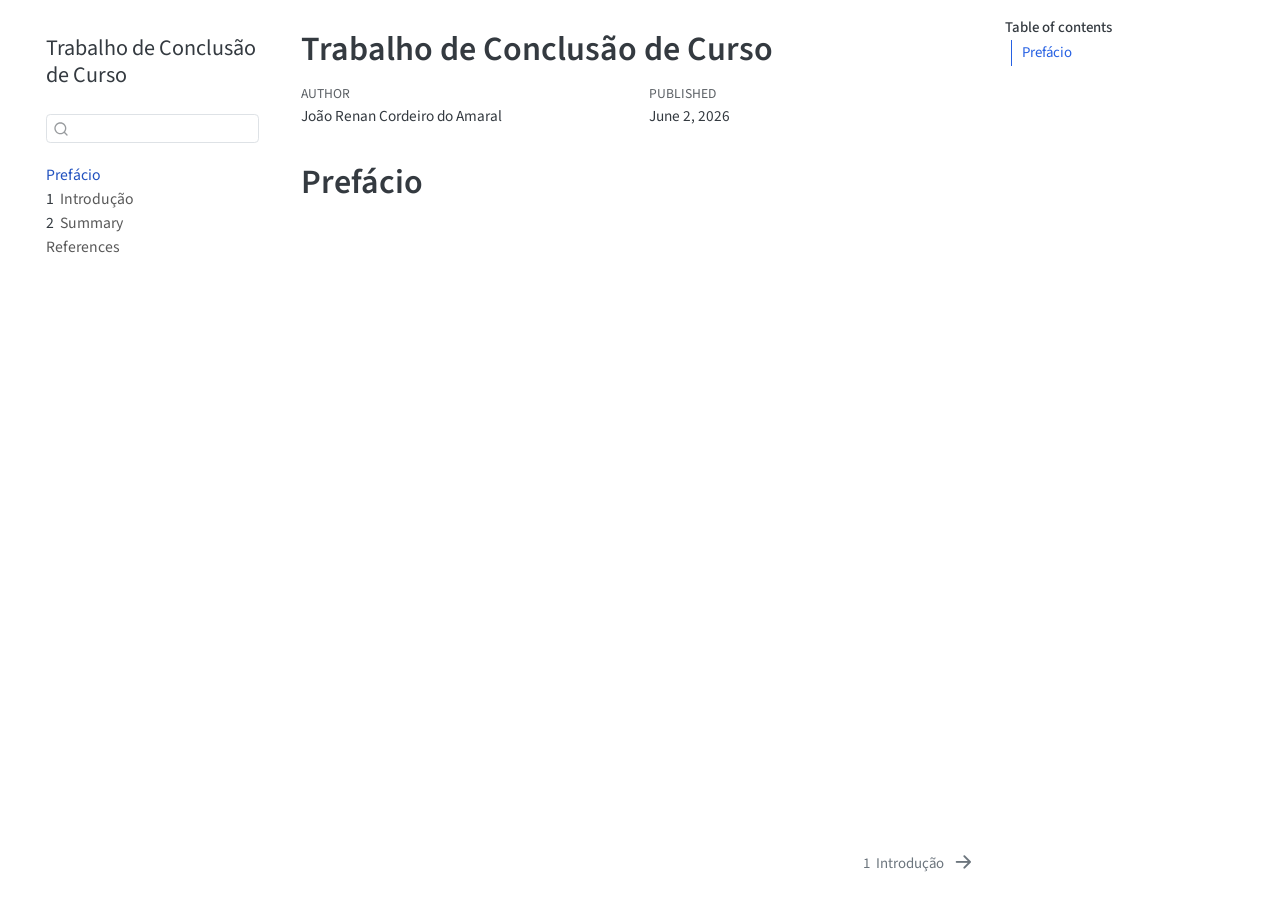
<file: _book/index.html>
<!DOCTYPE html>
<html xmlns="http://www.w3.org/1999/xhtml" lang="en" xml:lang="en"><head>

<meta charset="utf-8">
<meta name="generator" content="quarto-1.5.57">

<meta name="viewport" content="width=device-width, initial-scale=1.0, user-scalable=yes">

<meta name="author" content="João Renan Cordeiro do Amaral">
<meta name="dcterms.date" content="2026-06-02">

<title>Trabalho de Conclusão de Curso</title>
<style>
code{white-space: pre-wrap;}
span.smallcaps{font-variant: small-caps;}
div.columns{display: flex; gap: min(4vw, 1.5em);}
div.column{flex: auto; overflow-x: auto;}
div.hanging-indent{margin-left: 1.5em; text-indent: -1.5em;}
ul.task-list{list-style: none;}
ul.task-list li input[type="checkbox"] {
  width: 0.8em;
  margin: 0 0.8em 0.2em -1em; /* quarto-specific, see https://github.com/quarto-dev/quarto-cli/issues/4556 */ 
  vertical-align: middle;
}
</style>


<script src="site_libs/quarto-nav/quarto-nav.js"></script>
<script src="site_libs/quarto-nav/headroom.min.js"></script>
<script src="site_libs/clipboard/clipboard.min.js"></script>
<script src="site_libs/quarto-search/autocomplete.umd.js"></script>
<script src="site_libs/quarto-search/fuse.min.js"></script>
<script src="site_libs/quarto-search/quarto-search.js"></script>
<meta name="quarto:offset" content="./">
<link href="./intro.html" rel="next">
<script src="site_libs/quarto-html/quarto.js"></script>
<script src="site_libs/quarto-html/popper.min.js"></script>
<script src="site_libs/quarto-html/tippy.umd.min.js"></script>
<script src="site_libs/quarto-html/anchor.min.js"></script>
<link href="site_libs/quarto-html/tippy.css" rel="stylesheet">
<link href="site_libs/quarto-html/quarto-syntax-highlighting.css" rel="stylesheet" id="quarto-text-highlighting-styles">
<script src="site_libs/bootstrap/bootstrap.min.js"></script>
<link href="site_libs/bootstrap/bootstrap-icons.css" rel="stylesheet">
<link href="site_libs/bootstrap/bootstrap.min.css" rel="stylesheet" id="quarto-bootstrap" data-mode="light">
<script id="quarto-search-options" type="application/json">{
  "location": "sidebar",
  "copy-button": false,
  "collapse-after": 3,
  "panel-placement": "start",
  "type": "textbox",
  "limit": 50,
  "keyboard-shortcut": [
    "f",
    "/",
    "s"
  ],
  "show-item-context": false,
  "language": {
    "search-no-results-text": "No results",
    "search-matching-documents-text": "matching documents",
    "search-copy-link-title": "Copy link to search",
    "search-hide-matches-text": "Hide additional matches",
    "search-more-match-text": "more match in this document",
    "search-more-matches-text": "more matches in this document",
    "search-clear-button-title": "Clear",
    "search-text-placeholder": "",
    "search-detached-cancel-button-title": "Cancel",
    "search-submit-button-title": "Submit",
    "search-label": "Search"
  }
}</script>


</head>

<body class="nav-sidebar floating">

<div id="quarto-search-results"></div>
  <header id="quarto-header" class="headroom fixed-top">
  <nav class="quarto-secondary-nav">
    <div class="container-fluid d-flex">
      <button type="button" class="quarto-btn-toggle btn" data-bs-toggle="collapse" role="button" data-bs-target=".quarto-sidebar-collapse-item" aria-controls="quarto-sidebar" aria-expanded="false" aria-label="Toggle sidebar navigation" onclick="if (window.quartoToggleHeadroom) { window.quartoToggleHeadroom(); }">
        <i class="bi bi-layout-text-sidebar-reverse"></i>
      </button>
        <nav class="quarto-page-breadcrumbs" aria-label="breadcrumb"><ol class="breadcrumb"><li class="breadcrumb-item"><a href="./index.html">Prefácio</a></li></ol></nav>
        <a class="flex-grow-1" role="navigation" data-bs-toggle="collapse" data-bs-target=".quarto-sidebar-collapse-item" aria-controls="quarto-sidebar" aria-expanded="false" aria-label="Toggle sidebar navigation" onclick="if (window.quartoToggleHeadroom) { window.quartoToggleHeadroom(); }">      
        </a>
      <button type="button" class="btn quarto-search-button" aria-label="Search" onclick="window.quartoOpenSearch();">
        <i class="bi bi-search"></i>
      </button>
    </div>
  </nav>
</header>
<!-- content -->
<div id="quarto-content" class="quarto-container page-columns page-rows-contents page-layout-article">
<!-- sidebar -->
  <nav id="quarto-sidebar" class="sidebar collapse collapse-horizontal quarto-sidebar-collapse-item sidebar-navigation floating overflow-auto">
    <div class="pt-lg-2 mt-2 text-left sidebar-header">
    <div class="sidebar-title mb-0 py-0">
      <a href="./">Trabalho de Conclusão de Curso</a> 
    </div>
      </div>
        <div class="mt-2 flex-shrink-0 align-items-center">
        <div class="sidebar-search">
        <div id="quarto-search" class="" title="Search"></div>
        </div>
        </div>
    <div class="sidebar-menu-container"> 
    <ul class="list-unstyled mt-1">
        <li class="sidebar-item">
  <div class="sidebar-item-container"> 
  <a href="./index.html" class="sidebar-item-text sidebar-link active">
 <span class="menu-text">Prefácio</span></a>
  </div>
</li>
        <li class="sidebar-item">
  <div class="sidebar-item-container"> 
  <a href="./intro.html" class="sidebar-item-text sidebar-link">
 <span class="menu-text"><span class="chapter-number">1</span>&nbsp; <span class="chapter-title">Introdução</span></span></a>
  </div>
</li>
        <li class="sidebar-item">
  <div class="sidebar-item-container"> 
  <a href="./summary.html" class="sidebar-item-text sidebar-link">
 <span class="menu-text"><span class="chapter-number">2</span>&nbsp; <span class="chapter-title">Summary</span></span></a>
  </div>
</li>
        <li class="sidebar-item">
  <div class="sidebar-item-container"> 
  <a href="./references.html" class="sidebar-item-text sidebar-link">
 <span class="menu-text">References</span></a>
  </div>
</li>
    </ul>
    </div>
</nav>
<div id="quarto-sidebar-glass" class="quarto-sidebar-collapse-item" data-bs-toggle="collapse" data-bs-target=".quarto-sidebar-collapse-item"></div>
<!-- margin-sidebar -->
    <div id="quarto-margin-sidebar" class="sidebar margin-sidebar">
        <nav id="TOC" role="doc-toc" class="toc-active">
    <h2 id="toc-title">Table of contents</h2>
   
  <ul>
  <li><a href="#prefácio" id="toc-prefácio" class="nav-link active" data-scroll-target="#prefácio">Prefácio</a></li>
  </ul>
</nav>
    </div>
<!-- main -->
<main class="content" id="quarto-document-content">

<header id="title-block-header" class="quarto-title-block default">
<div class="quarto-title">
<h1 class="title">Trabalho de Conclusão de Curso</h1>
</div>



<div class="quarto-title-meta">

    <div>
    <div class="quarto-title-meta-heading">Author</div>
    <div class="quarto-title-meta-contents">
             <p>João Renan Cordeiro do Amaral </p>
          </div>
  </div>
    
    <div>
    <div class="quarto-title-meta-heading">Published</div>
    <div class="quarto-title-meta-contents">
      <p class="date">June 2, 2026</p>
    </div>
  </div>
  
    
  </div>
  


</header>


<section id="prefácio" class="level1 unnumbered">
<h1 class="unnumbered">Prefácio</h1>


</section>

</main> <!-- /main -->
<script id="quarto-html-after-body" type="application/javascript">
window.document.addEventListener("DOMContentLoaded", function (event) {
  const toggleBodyColorMode = (bsSheetEl) => {
    const mode = bsSheetEl.getAttribute("data-mode");
    const bodyEl = window.document.querySelector("body");
    if (mode === "dark") {
      bodyEl.classList.add("quarto-dark");
      bodyEl.classList.remove("quarto-light");
    } else {
      bodyEl.classList.add("quarto-light");
      bodyEl.classList.remove("quarto-dark");
    }
  }
  const toggleBodyColorPrimary = () => {
    const bsSheetEl = window.document.querySelector("link#quarto-bootstrap");
    if (bsSheetEl) {
      toggleBodyColorMode(bsSheetEl);
    }
  }
  toggleBodyColorPrimary();  
  const icon = "";
  const anchorJS = new window.AnchorJS();
  anchorJS.options = {
    placement: 'right',
    icon: icon
  };
  anchorJS.add('.anchored');
  const isCodeAnnotation = (el) => {
    for (const clz of el.classList) {
      if (clz.startsWith('code-annotation-')) {                     
        return true;
      }
    }
    return false;
  }
  const onCopySuccess = function(e) {
    // button target
    const button = e.trigger;
    // don't keep focus
    button.blur();
    // flash "checked"
    button.classList.add('code-copy-button-checked');
    var currentTitle = button.getAttribute("title");
    button.setAttribute("title", "Copied!");
    let tooltip;
    if (window.bootstrap) {
      button.setAttribute("data-bs-toggle", "tooltip");
      button.setAttribute("data-bs-placement", "left");
      button.setAttribute("data-bs-title", "Copied!");
      tooltip = new bootstrap.Tooltip(button, 
        { trigger: "manual", 
          customClass: "code-copy-button-tooltip",
          offset: [0, -8]});
      tooltip.show();    
    }
    setTimeout(function() {
      if (tooltip) {
        tooltip.hide();
        button.removeAttribute("data-bs-title");
        button.removeAttribute("data-bs-toggle");
        button.removeAttribute("data-bs-placement");
      }
      button.setAttribute("title", currentTitle);
      button.classList.remove('code-copy-button-checked');
    }, 1000);
    // clear code selection
    e.clearSelection();
  }
  const getTextToCopy = function(trigger) {
      const codeEl = trigger.previousElementSibling.cloneNode(true);
      for (const childEl of codeEl.children) {
        if (isCodeAnnotation(childEl)) {
          childEl.remove();
        }
      }
      return codeEl.innerText;
  }
  const clipboard = new window.ClipboardJS('.code-copy-button:not([data-in-quarto-modal])', {
    text: getTextToCopy
  });
  clipboard.on('success', onCopySuccess);
  if (window.document.getElementById('quarto-embedded-source-code-modal')) {
    // For code content inside modals, clipBoardJS needs to be initialized with a container option
    // TODO: Check when it could be a function (https://github.com/zenorocha/clipboard.js/issues/860)
    const clipboardModal = new window.ClipboardJS('.code-copy-button[data-in-quarto-modal]', {
      text: getTextToCopy,
      container: window.document.getElementById('quarto-embedded-source-code-modal')
    });
    clipboardModal.on('success', onCopySuccess);
  }
    var localhostRegex = new RegExp(/^(?:http|https):\/\/localhost\:?[0-9]*\//);
    var mailtoRegex = new RegExp(/^mailto:/);
      var filterRegex = new RegExp('/' + window.location.host + '/');
    var isInternal = (href) => {
        return filterRegex.test(href) || localhostRegex.test(href) || mailtoRegex.test(href);
    }
    // Inspect non-navigation links and adorn them if external
 	var links = window.document.querySelectorAll('a[href]:not(.nav-link):not(.navbar-brand):not(.toc-action):not(.sidebar-link):not(.sidebar-item-toggle):not(.pagination-link):not(.no-external):not([aria-hidden]):not(.dropdown-item):not(.quarto-navigation-tool):not(.about-link)');
    for (var i=0; i<links.length; i++) {
      const link = links[i];
      if (!isInternal(link.href)) {
        // undo the damage that might have been done by quarto-nav.js in the case of
        // links that we want to consider external
        if (link.dataset.originalHref !== undefined) {
          link.href = link.dataset.originalHref;
        }
      }
    }
  function tippyHover(el, contentFn, onTriggerFn, onUntriggerFn) {
    const config = {
      allowHTML: true,
      maxWidth: 500,
      delay: 100,
      arrow: false,
      appendTo: function(el) {
          return el.parentElement;
      },
      interactive: true,
      interactiveBorder: 10,
      theme: 'quarto',
      placement: 'bottom-start',
    };
    if (contentFn) {
      config.content = contentFn;
    }
    if (onTriggerFn) {
      config.onTrigger = onTriggerFn;
    }
    if (onUntriggerFn) {
      config.onUntrigger = onUntriggerFn;
    }
    window.tippy(el, config); 
  }
  const noterefs = window.document.querySelectorAll('a[role="doc-noteref"]');
  for (var i=0; i<noterefs.length; i++) {
    const ref = noterefs[i];
    tippyHover(ref, function() {
      // use id or data attribute instead here
      let href = ref.getAttribute('data-footnote-href') || ref.getAttribute('href');
      try { href = new URL(href).hash; } catch {}
      const id = href.replace(/^#\/?/, "");
      const note = window.document.getElementById(id);
      if (note) {
        return note.innerHTML;
      } else {
        return "";
      }
    });
  }
  const xrefs = window.document.querySelectorAll('a.quarto-xref');
  const processXRef = (id, note) => {
    // Strip column container classes
    const stripColumnClz = (el) => {
      el.classList.remove("page-full", "page-columns");
      if (el.children) {
        for (const child of el.children) {
          stripColumnClz(child);
        }
      }
    }
    stripColumnClz(note)
    if (id === null || id.startsWith('sec-')) {
      // Special case sections, only their first couple elements
      const container = document.createElement("div");
      if (note.children && note.children.length > 2) {
        container.appendChild(note.children[0].cloneNode(true));
        for (let i = 1; i < note.children.length; i++) {
          const child = note.children[i];
          if (child.tagName === "P" && child.innerText === "") {
            continue;
          } else {
            container.appendChild(child.cloneNode(true));
            break;
          }
        }
        if (window.Quarto?.typesetMath) {
          window.Quarto.typesetMath(container);
        }
        return container.innerHTML
      } else {
        if (window.Quarto?.typesetMath) {
          window.Quarto.typesetMath(note);
        }
        return note.innerHTML;
      }
    } else {
      // Remove any anchor links if they are present
      const anchorLink = note.querySelector('a.anchorjs-link');
      if (anchorLink) {
        anchorLink.remove();
      }
      if (window.Quarto?.typesetMath) {
        window.Quarto.typesetMath(note);
      }
      // TODO in 1.5, we should make sure this works without a callout special case
      if (note.classList.contains("callout")) {
        return note.outerHTML;
      } else {
        return note.innerHTML;
      }
    }
  }
  for (var i=0; i<xrefs.length; i++) {
    const xref = xrefs[i];
    tippyHover(xref, undefined, function(instance) {
      instance.disable();
      let url = xref.getAttribute('href');
      let hash = undefined; 
      if (url.startsWith('#')) {
        hash = url;
      } else {
        try { hash = new URL(url).hash; } catch {}
      }
      if (hash) {
        const id = hash.replace(/^#\/?/, "");
        const note = window.document.getElementById(id);
        if (note !== null) {
          try {
            const html = processXRef(id, note.cloneNode(true));
            instance.setContent(html);
          } finally {
            instance.enable();
            instance.show();
          }
        } else {
          // See if we can fetch this
          fetch(url.split('#')[0])
          .then(res => res.text())
          .then(html => {
            const parser = new DOMParser();
            const htmlDoc = parser.parseFromString(html, "text/html");
            const note = htmlDoc.getElementById(id);
            if (note !== null) {
              const html = processXRef(id, note);
              instance.setContent(html);
            } 
          }).finally(() => {
            instance.enable();
            instance.show();
          });
        }
      } else {
        // See if we can fetch a full url (with no hash to target)
        // This is a special case and we should probably do some content thinning / targeting
        fetch(url)
        .then(res => res.text())
        .then(html => {
          const parser = new DOMParser();
          const htmlDoc = parser.parseFromString(html, "text/html");
          const note = htmlDoc.querySelector('main.content');
          if (note !== null) {
            // This should only happen for chapter cross references
            // (since there is no id in the URL)
            // remove the first header
            if (note.children.length > 0 && note.children[0].tagName === "HEADER") {
              note.children[0].remove();
            }
            const html = processXRef(null, note);
            instance.setContent(html);
          } 
        }).finally(() => {
          instance.enable();
          instance.show();
        });
      }
    }, function(instance) {
    });
  }
      let selectedAnnoteEl;
      const selectorForAnnotation = ( cell, annotation) => {
        let cellAttr = 'data-code-cell="' + cell + '"';
        let lineAttr = 'data-code-annotation="' +  annotation + '"';
        const selector = 'span[' + cellAttr + '][' + lineAttr + ']';
        return selector;
      }
      const selectCodeLines = (annoteEl) => {
        const doc = window.document;
        const targetCell = annoteEl.getAttribute("data-target-cell");
        const targetAnnotation = annoteEl.getAttribute("data-target-annotation");
        const annoteSpan = window.document.querySelector(selectorForAnnotation(targetCell, targetAnnotation));
        const lines = annoteSpan.getAttribute("data-code-lines").split(",");
        const lineIds = lines.map((line) => {
          return targetCell + "-" + line;
        })
        let top = null;
        let height = null;
        let parent = null;
        if (lineIds.length > 0) {
            //compute the position of the single el (top and bottom and make a div)
            const el = window.document.getElementById(lineIds[0]);
            top = el.offsetTop;
            height = el.offsetHeight;
            parent = el.parentElement.parentElement;
          if (lineIds.length > 1) {
            const lastEl = window.document.getElementById(lineIds[lineIds.length - 1]);
            const bottom = lastEl.offsetTop + lastEl.offsetHeight;
            height = bottom - top;
          }
          if (top !== null && height !== null && parent !== null) {
            // cook up a div (if necessary) and position it 
            let div = window.document.getElementById("code-annotation-line-highlight");
            if (div === null) {
              div = window.document.createElement("div");
              div.setAttribute("id", "code-annotation-line-highlight");
              div.style.position = 'absolute';
              parent.appendChild(div);
            }
            div.style.top = top - 2 + "px";
            div.style.height = height + 4 + "px";
            div.style.left = 0;
            let gutterDiv = window.document.getElementById("code-annotation-line-highlight-gutter");
            if (gutterDiv === null) {
              gutterDiv = window.document.createElement("div");
              gutterDiv.setAttribute("id", "code-annotation-line-highlight-gutter");
              gutterDiv.style.position = 'absolute';
              const codeCell = window.document.getElementById(targetCell);
              const gutter = codeCell.querySelector('.code-annotation-gutter');
              gutter.appendChild(gutterDiv);
            }
            gutterDiv.style.top = top - 2 + "px";
            gutterDiv.style.height = height + 4 + "px";
          }
          selectedAnnoteEl = annoteEl;
        }
      };
      const unselectCodeLines = () => {
        const elementsIds = ["code-annotation-line-highlight", "code-annotation-line-highlight-gutter"];
        elementsIds.forEach((elId) => {
          const div = window.document.getElementById(elId);
          if (div) {
            div.remove();
          }
        });
        selectedAnnoteEl = undefined;
      };
        // Handle positioning of the toggle
    window.addEventListener(
      "resize",
      throttle(() => {
        elRect = undefined;
        if (selectedAnnoteEl) {
          selectCodeLines(selectedAnnoteEl);
        }
      }, 10)
    );
    function throttle(fn, ms) {
    let throttle = false;
    let timer;
      return (...args) => {
        if(!throttle) { // first call gets through
            fn.apply(this, args);
            throttle = true;
        } else { // all the others get throttled
            if(timer) clearTimeout(timer); // cancel #2
            timer = setTimeout(() => {
              fn.apply(this, args);
              timer = throttle = false;
            }, ms);
        }
      };
    }
      // Attach click handler to the DT
      const annoteDls = window.document.querySelectorAll('dt[data-target-cell]');
      for (const annoteDlNode of annoteDls) {
        annoteDlNode.addEventListener('click', (event) => {
          const clickedEl = event.target;
          if (clickedEl !== selectedAnnoteEl) {
            unselectCodeLines();
            const activeEl = window.document.querySelector('dt[data-target-cell].code-annotation-active');
            if (activeEl) {
              activeEl.classList.remove('code-annotation-active');
            }
            selectCodeLines(clickedEl);
            clickedEl.classList.add('code-annotation-active');
          } else {
            // Unselect the line
            unselectCodeLines();
            clickedEl.classList.remove('code-annotation-active');
          }
        });
      }
  const findCites = (el) => {
    const parentEl = el.parentElement;
    if (parentEl) {
      const cites = parentEl.dataset.cites;
      if (cites) {
        return {
          el,
          cites: cites.split(' ')
        };
      } else {
        return findCites(el.parentElement)
      }
    } else {
      return undefined;
    }
  };
  var bibliorefs = window.document.querySelectorAll('a[role="doc-biblioref"]');
  for (var i=0; i<bibliorefs.length; i++) {
    const ref = bibliorefs[i];
    const citeInfo = findCites(ref);
    if (citeInfo) {
      tippyHover(citeInfo.el, function() {
        var popup = window.document.createElement('div');
        citeInfo.cites.forEach(function(cite) {
          var citeDiv = window.document.createElement('div');
          citeDiv.classList.add('hanging-indent');
          citeDiv.classList.add('csl-entry');
          var biblioDiv = window.document.getElementById('ref-' + cite);
          if (biblioDiv) {
            citeDiv.innerHTML = biblioDiv.innerHTML;
          }
          popup.appendChild(citeDiv);
        });
        return popup.innerHTML;
      });
    }
  }
});
</script>
<nav class="page-navigation">
  <div class="nav-page nav-page-previous">
  </div>
  <div class="nav-page nav-page-next">
      <a href="./intro.html" class="pagination-link" aria-label="Introdução">
        <span class="nav-page-text"><span class="chapter-number">1</span>&nbsp; <span class="chapter-title">Introdução</span></span> <i class="bi bi-arrow-right-short"></i>
      </a>
  </div>
</nav>
</div> <!-- /content -->




</body></html>
</file>
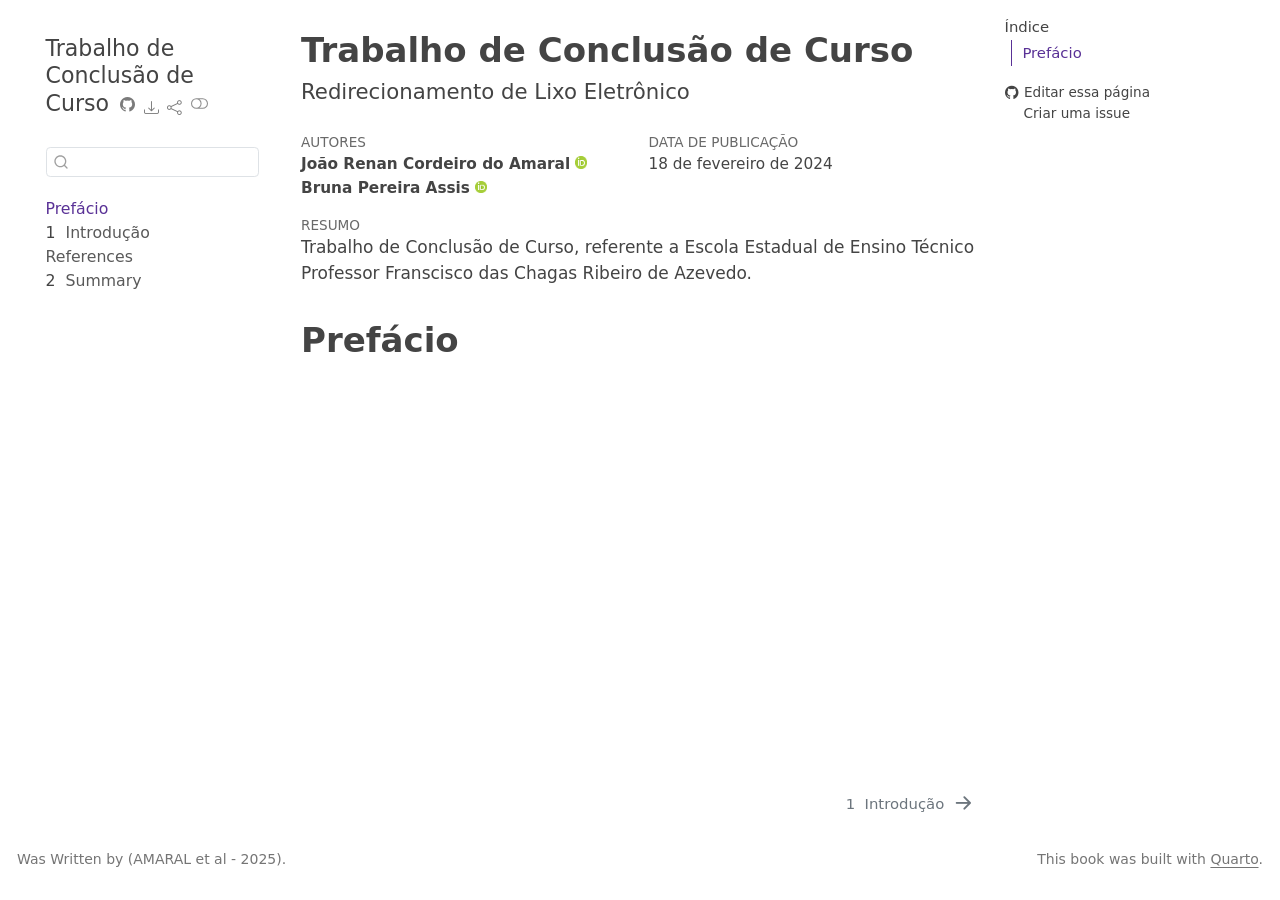
<file: docs/index.html>
<!DOCTYPE html>
<html xmlns="http://www.w3.org/1999/xhtml" lang="pt" xml:lang="pt"><head>

<meta charset="utf-8">
<meta name="generator" content="quarto-1.5.57">

<meta name="viewport" content="width=device-width, initial-scale=1.0, user-scalable=yes">

<meta name="author" content="João Renan Cordeiro do Amaral">
<meta name="author" content="Bruna Pereira Assis">

<title>Trabalho de Conclusão de Curso</title>
<style>
code{white-space: pre-wrap;}
span.smallcaps{font-variant: small-caps;}
div.columns{display: flex; gap: min(4vw, 1.5em);}
div.column{flex: auto; overflow-x: auto;}
div.hanging-indent{margin-left: 1.5em; text-indent: -1.5em;}
ul.task-list{list-style: none;}
ul.task-list li input[type="checkbox"] {
  width: 0.8em;
  margin: 0 0.8em 0.2em -1em; /* quarto-specific, see https://github.com/quarto-dev/quarto-cli/issues/4556 */ 
  vertical-align: middle;
}
</style>


<script src="site_libs/quarto-nav/quarto-nav.js"></script>
<script src="site_libs/quarto-nav/headroom.min.js"></script>
<script src="site_libs/clipboard/clipboard.min.js"></script>
<script src="site_libs/quarto-search/autocomplete.umd.js"></script>
<script src="site_libs/quarto-search/fuse.min.js"></script>
<script src="site_libs/quarto-search/quarto-search.js"></script>
<meta name="quarto:offset" content="./">
<link href="./intro.html" rel="next">
<script src="site_libs/quarto-html/quarto.js"></script>
<script src="site_libs/quarto-html/popper.min.js"></script>
<script src="site_libs/quarto-html/tippy.umd.min.js"></script>
<script src="site_libs/quarto-html/anchor.min.js"></script>
<link href="site_libs/quarto-html/tippy.css" rel="stylesheet">
<link href="site_libs/quarto-html/quarto-syntax-highlighting.css" rel="stylesheet" class="quarto-color-scheme" id="quarto-text-highlighting-styles">
<link href="site_libs/quarto-html/quarto-syntax-highlighting-dark.css" rel="prefetch" class="quarto-color-scheme quarto-color-alternate" id="quarto-text-highlighting-styles">
<script src="site_libs/bootstrap/bootstrap.min.js"></script>
<link href="site_libs/bootstrap/bootstrap-icons.css" rel="stylesheet">
<link href="site_libs/bootstrap/bootstrap.min.css" rel="stylesheet" class="quarto-color-scheme" id="quarto-bootstrap" data-mode="light">
<link href="site_libs/bootstrap/bootstrap-dark.min.css" rel="prefetch" class="quarto-color-scheme quarto-color-alternate" id="quarto-bootstrap" data-mode="dark">
<script id="quarto-search-options" type="application/json">{
  "location": "sidebar",
  "copy-button": false,
  "collapse-after": 3,
  "panel-placement": "start",
  "type": "textbox",
  "limit": 50,
  "keyboard-shortcut": [
    "f",
    "/",
    "s"
  ],
  "show-item-context": false,
  "language": {
    "search-no-results-text": "Nenhum resultado",
    "search-matching-documents-text": "documentos correspondentes",
    "search-copy-link-title": "Copiar link para a busca",
    "search-hide-matches-text": "Esconder correspondências adicionais",
    "search-more-match-text": "mais correspondência neste documento",
    "search-more-matches-text": "mais correspondências neste documento",
    "search-clear-button-title": "Limpar",
    "search-text-placeholder": "",
    "search-detached-cancel-button-title": "Cancelar",
    "search-submit-button-title": "Enviar",
    "search-label": "Procurar"
  }
}</script>
<script async="" src="https://hypothes.is/embed.js"></script>
<script>
  window.document.addEventListener("DOMContentLoaded", function (_event) {
    document.body.classList.add('hypothesis-enabled');
  });
</script>


</head>

<body class="nav-sidebar floating">

<div id="quarto-search-results"></div>
  <header id="quarto-header" class="headroom fixed-top">
  <nav class="quarto-secondary-nav">
    <div class="container-fluid d-flex">
      <button type="button" class="quarto-btn-toggle btn" data-bs-toggle="collapse" role="button" data-bs-target=".quarto-sidebar-collapse-item" aria-controls="quarto-sidebar" aria-expanded="false" aria-label="Alternar barra lateral" onclick="if (window.quartoToggleHeadroom) { window.quartoToggleHeadroom(); }">
        <i class="bi bi-layout-text-sidebar-reverse"></i>
      </button>
        <nav class="quarto-page-breadcrumbs" aria-label="breadcrumb"><ol class="breadcrumb"><li class="breadcrumb-item"><a href="./index.html">Prefácio</a></li></ol></nav>
        <a class="flex-grow-1" role="navigation" data-bs-toggle="collapse" data-bs-target=".quarto-sidebar-collapse-item" aria-controls="quarto-sidebar" aria-expanded="false" aria-label="Alternar barra lateral" onclick="if (window.quartoToggleHeadroom) { window.quartoToggleHeadroom(); }">      
        </a>
      <button type="button" class="btn quarto-search-button" aria-label="Procurar" onclick="window.quartoOpenSearch();">
        <i class="bi bi-search"></i>
      </button>
    </div>
  </nav>
</header>
<!-- content -->
<div id="quarto-content" class="quarto-container page-columns page-rows-contents page-layout-article">
<!-- sidebar -->
  <nav id="quarto-sidebar" class="sidebar collapse collapse-horizontal quarto-sidebar-collapse-item sidebar-navigation floating overflow-auto">
    <div class="pt-lg-2 mt-2 text-left sidebar-header">
    <div class="sidebar-title mb-0 py-0">
      <a href="./">Trabalho de Conclusão de Curso</a> 
        <div class="sidebar-tools-main tools-wide">
    <a href="https://github.com/MarioDhiego/TCC_Joao_Amaral" title="Código fonte" class="quarto-navigation-tool px-1" aria-label="Código fonte"><i class="bi bi-github"></i></a>
    <div class="dropdown">
      <a href="" title="Download" id="quarto-navigation-tool-dropdown-0" class="quarto-navigation-tool dropdown-toggle px-1" data-bs-toggle="dropdown" aria-expanded="false" role="link" aria-label="Download"><i class="bi bi-download"></i></a>
      <ul class="dropdown-menu" aria-labelledby="quarto-navigation-tool-dropdown-0">
          <li>
            <a class="dropdown-item sidebar-tools-main-item" href="./Trabalho-de-Conclusão-de-Curso-.pdf">
              <i class="bi bi-file-pdf pe-1"></i>
            Download PDF
            </a>
          </li>
          <li>
            <a class="dropdown-item sidebar-tools-main-item" href="./Trabalho-de-Conclusão-de-Curso-.epub">
              <i class="bi bi-journal pe-1"></i>
            Download ePub
            </a>
          </li>
      </ul>
    </div>
    <div class="dropdown">
      <a href="" title="Share" id="quarto-navigation-tool-dropdown-1" class="quarto-navigation-tool dropdown-toggle px-1" data-bs-toggle="dropdown" aria-expanded="false" role="link" aria-label="Share"><i class="bi bi-share"></i></a>
      <ul class="dropdown-menu" aria-labelledby="quarto-navigation-tool-dropdown-1">
          <li>
            <a class="dropdown-item sidebar-tools-main-item" href="https://twitter.com/intent/tweet?url=|url|">
              <i class="bi bi-twitter pe-1"></i>
            Twitter
            </a>
          </li>
          <li>
            <a class="dropdown-item sidebar-tools-main-item" href="https://www.facebook.com/sharer/sharer.php?u=|url|">
              <i class="bi bi-facebook pe-1"></i>
            Facebook
            </a>
          </li>
      </ul>
    </div>
  <a href="" class="quarto-color-scheme-toggle quarto-navigation-tool  px-1" onclick="window.quartoToggleColorScheme(); return false;" title="Alternar modo escuro"><i class="bi"></i></a>
</div>
    </div>
      </div>
        <div class="mt-2 flex-shrink-0 align-items-center">
        <div class="sidebar-search">
        <div id="quarto-search" class="" title="Procurar"></div>
        </div>
        </div>
    <div class="sidebar-menu-container"> 
    <ul class="list-unstyled mt-1">
        <li class="sidebar-item">
  <div class="sidebar-item-container"> 
  <a href="./index.html" class="sidebar-item-text sidebar-link active">
 <span class="menu-text">Prefácio</span></a>
  </div>
</li>
        <li class="sidebar-item">
  <div class="sidebar-item-container"> 
  <a href="./intro.html" class="sidebar-item-text sidebar-link">
 <span class="menu-text"><span class="chapter-number">1</span>&nbsp; <span class="chapter-title">Introdução</span></span></a>
  </div>
</li>
        <li class="sidebar-item">
  <div class="sidebar-item-container"> 
  <a href="./references.html" class="sidebar-item-text sidebar-link">
 <span class="menu-text">References</span></a>
  </div>
</li>
        <li class="sidebar-item">
  <div class="sidebar-item-container"> 
  <a href="./summary.html" class="sidebar-item-text sidebar-link">
 <span class="menu-text"><span class="chapter-number">2</span>&nbsp; <span class="chapter-title">Summary</span></span></a>
  </div>
</li>
    </ul>
    </div>
</nav>
<div id="quarto-sidebar-glass" class="quarto-sidebar-collapse-item" data-bs-toggle="collapse" data-bs-target=".quarto-sidebar-collapse-item"></div>
<!-- margin-sidebar -->
    <div id="quarto-margin-sidebar" class="sidebar margin-sidebar">
        <nav id="TOC" role="doc-toc" class="toc-active">
    <h2 id="toc-title">Índice</h2>
   
  <ul>
  <li><a href="#prefácio" id="toc-prefácio" class="nav-link active" data-scroll-target="#prefácio">Prefácio</a></li>
  </ul>
<div class="toc-actions"><ul><li><a href="https://github.com/MarioDhiego/TCC_Joao_Amaral/edit/main/index.qmd" class="toc-action"><i class="bi bi-github"></i>Editar essa página</a></li><li><a href="https://github.com/MarioDhiego/TCC_Joao_Amaral/issues/new" class="toc-action"><i class="bi empty"></i>Criar uma issue</a></li></ul></div></nav>
    </div>
<!-- main -->
<main class="content" id="quarto-document-content">

<header id="title-block-header" class="quarto-title-block default">
<div class="quarto-title">
<h1 class="title">Trabalho de Conclusão de Curso</h1>
<p class="subtitle lead"><strong>Redirecionamento de Lixo Eletrônico</strong></p>
</div>



<div class="quarto-title-meta">

    <div>
    <div class="quarto-title-meta-heading">Autores</div>
    <div class="quarto-title-meta-contents">
             <p><strong>João Renan Cordeiro do Amaral</strong> <a href="https://orcid.org/0000-0001-7262-3336" class="quarto-title-author-orcid"> <img src="[data-uri]"></a></p>
             <p><strong>Bruna Pereira Assis</strong> <a href="https://orcid.org/0000-0003-1725-3664" class="quarto-title-author-orcid"> <img src="[data-uri]"></a></p>
          </div>
  </div>
    
    <div>
    <div class="quarto-title-meta-heading">Data de Publicação</div>
    <div class="quarto-title-meta-contents">
      <p class="date">18 de fevereiro de 2024</p>
    </div>
  </div>
  
    
  </div>
  
<div>
  <div class="abstract">
    <div class="block-title">Resumo</div>
    Trabalho de Conclusão de Curso, referente a Escola Estadual de Ensino Técnico Professor Franscisco das Chagas Ribeiro de Azevedo.
  </div>
</div>


</header>


<section id="prefácio" class="level1 unnumbered">
<h1 class="unnumbered">Prefácio</h1>


</section>

</main> <!-- /main -->
<script id="quarto-html-after-body" type="application/javascript">
window.document.addEventListener("DOMContentLoaded", function (event) {
  const toggleBodyColorMode = (bsSheetEl) => {
    const mode = bsSheetEl.getAttribute("data-mode");
    const bodyEl = window.document.querySelector("body");
    if (mode === "dark") {
      bodyEl.classList.add("quarto-dark");
      bodyEl.classList.remove("quarto-light");
    } else {
      bodyEl.classList.add("quarto-light");
      bodyEl.classList.remove("quarto-dark");
    }
  }
  const toggleBodyColorPrimary = () => {
    const bsSheetEl = window.document.querySelector("link#quarto-bootstrap");
    if (bsSheetEl) {
      toggleBodyColorMode(bsSheetEl);
    }
  }
  toggleBodyColorPrimary();  
  const disableStylesheet = (stylesheets) => {
    for (let i=0; i < stylesheets.length; i++) {
      const stylesheet = stylesheets[i];
      stylesheet.rel = 'prefetch';
    }
  }
  const enableStylesheet = (stylesheets) => {
    for (let i=0; i < stylesheets.length; i++) {
      const stylesheet = stylesheets[i];
      stylesheet.rel = 'stylesheet';
    }
  }
  const manageTransitions = (selector, allowTransitions) => {
    const els = window.document.querySelectorAll(selector);
    for (let i=0; i < els.length; i++) {
      const el = els[i];
      if (allowTransitions) {
        el.classList.remove('notransition');
      } else {
        el.classList.add('notransition');
      }
    }
  }
  const toggleGiscusIfUsed = (isAlternate, darkModeDefault) => {
    const baseTheme = document.querySelector('#giscus-base-theme')?.value ?? 'light';
    const alternateTheme = document.querySelector('#giscus-alt-theme')?.value ?? 'dark';
    let newTheme = '';
    if(darkModeDefault) {
      newTheme = isAlternate ? baseTheme : alternateTheme;
    } else {
      newTheme = isAlternate ? alternateTheme : baseTheme;
    }
    const changeGiscusTheme = () => {
      // From: https://github.com/giscus/giscus/issues/336
      const sendMessage = (message) => {
        const iframe = document.querySelector('iframe.giscus-frame');
        if (!iframe) return;
        iframe.contentWindow.postMessage({ giscus: message }, 'https://giscus.app');
      }
      sendMessage({
        setConfig: {
          theme: newTheme
        }
      });
    }
    const isGiscussLoaded = window.document.querySelector('iframe.giscus-frame') !== null;
    if (isGiscussLoaded) {
      changeGiscusTheme();
    }
  }
  const toggleColorMode = (alternate) => {
    // Switch the stylesheets
    const alternateStylesheets = window.document.querySelectorAll('link.quarto-color-scheme.quarto-color-alternate');
    manageTransitions('#quarto-margin-sidebar .nav-link', false);
    if (alternate) {
      enableStylesheet(alternateStylesheets);
      for (const sheetNode of alternateStylesheets) {
        if (sheetNode.id === "quarto-bootstrap") {
          toggleBodyColorMode(sheetNode);
        }
      }
    } else {
      disableStylesheet(alternateStylesheets);
      toggleBodyColorPrimary();
    }
    manageTransitions('#quarto-margin-sidebar .nav-link', true);
    // Switch the toggles
    const toggles = window.document.querySelectorAll('.quarto-color-scheme-toggle');
    for (let i=0; i < toggles.length; i++) {
      const toggle = toggles[i];
      if (toggle) {
        if (alternate) {
          toggle.classList.add("alternate");     
        } else {
          toggle.classList.remove("alternate");
        }
      }
    }
    // Hack to workaround the fact that safari doesn't
    // properly recolor the scrollbar when toggling (#1455)
    if (navigator.userAgent.indexOf('Safari') > 0 && navigator.userAgent.indexOf('Chrome') == -1) {
      manageTransitions("body", false);
      window.scrollTo(0, 1);
      setTimeout(() => {
        window.scrollTo(0, 0);
        manageTransitions("body", true);
      }, 40);  
    }
  }
  const isFileUrl = () => { 
    return window.location.protocol === 'file:';
  }
  const hasAlternateSentinel = () => {  
    let styleSentinel = getColorSchemeSentinel();
    if (styleSentinel !== null) {
      return styleSentinel === "alternate";
    } else {
      return false;
    }
  }
  const setStyleSentinel = (alternate) => {
    const value = alternate ? "alternate" : "default";
    if (!isFileUrl()) {
      window.localStorage.setItem("quarto-color-scheme", value);
    } else {
      localAlternateSentinel = value;
    }
  }
  const getColorSchemeSentinel = () => {
    if (!isFileUrl()) {
      const storageValue = window.localStorage.getItem("quarto-color-scheme");
      return storageValue != null ? storageValue : localAlternateSentinel;
    } else {
      return localAlternateSentinel;
    }
  }
  const darkModeDefault = false;
  let localAlternateSentinel = darkModeDefault ? 'alternate' : 'default';
  // Dark / light mode switch
  window.quartoToggleColorScheme = () => {
    // Read the current dark / light value 
    let toAlternate = !hasAlternateSentinel();
    toggleColorMode(toAlternate);
    setStyleSentinel(toAlternate);
    toggleGiscusIfUsed(toAlternate, darkModeDefault);
  };
  // Ensure there is a toggle, if there isn't float one in the top right
  if (window.document.querySelector('.quarto-color-scheme-toggle') === null) {
    const a = window.document.createElement('a');
    a.classList.add('top-right');
    a.classList.add('quarto-color-scheme-toggle');
    a.href = "";
    a.onclick = function() { try { window.quartoToggleColorScheme(); } catch {} return false; };
    const i = window.document.createElement("i");
    i.classList.add('bi');
    a.appendChild(i);
    window.document.body.appendChild(a);
  }
  // Switch to dark mode if need be
  if (hasAlternateSentinel()) {
    toggleColorMode(true);
  } else {
    toggleColorMode(false);
  }
  const icon = "";
  const anchorJS = new window.AnchorJS();
  anchorJS.options = {
    placement: 'right',
    icon: icon
  };
  anchorJS.add('.anchored');
  const isCodeAnnotation = (el) => {
    for (const clz of el.classList) {
      if (clz.startsWith('code-annotation-')) {                     
        return true;
      }
    }
    return false;
  }
  const onCopySuccess = function(e) {
    // button target
    const button = e.trigger;
    // don't keep focus
    button.blur();
    // flash "checked"
    button.classList.add('code-copy-button-checked');
    var currentTitle = button.getAttribute("title");
    button.setAttribute("title", "Copiada");
    let tooltip;
    if (window.bootstrap) {
      button.setAttribute("data-bs-toggle", "tooltip");
      button.setAttribute("data-bs-placement", "left");
      button.setAttribute("data-bs-title", "Copiada");
      tooltip = new bootstrap.Tooltip(button, 
        { trigger: "manual", 
          customClass: "code-copy-button-tooltip",
          offset: [0, -8]});
      tooltip.show();    
    }
    setTimeout(function() {
      if (tooltip) {
        tooltip.hide();
        button.removeAttribute("data-bs-title");
        button.removeAttribute("data-bs-toggle");
        button.removeAttribute("data-bs-placement");
      }
      button.setAttribute("title", currentTitle);
      button.classList.remove('code-copy-button-checked');
    }, 1000);
    // clear code selection
    e.clearSelection();
  }
  const getTextToCopy = function(trigger) {
      const codeEl = trigger.previousElementSibling.cloneNode(true);
      for (const childEl of codeEl.children) {
        if (isCodeAnnotation(childEl)) {
          childEl.remove();
        }
      }
      return codeEl.innerText;
  }
  const clipboard = new window.ClipboardJS('.code-copy-button:not([data-in-quarto-modal])', {
    text: getTextToCopy
  });
  clipboard.on('success', onCopySuccess);
  if (window.document.getElementById('quarto-embedded-source-code-modal')) {
    // For code content inside modals, clipBoardJS needs to be initialized with a container option
    // TODO: Check when it could be a function (https://github.com/zenorocha/clipboard.js/issues/860)
    const clipboardModal = new window.ClipboardJS('.code-copy-button[data-in-quarto-modal]', {
      text: getTextToCopy,
      container: window.document.getElementById('quarto-embedded-source-code-modal')
    });
    clipboardModal.on('success', onCopySuccess);
  }
    var localhostRegex = new RegExp(/^(?:http|https):\/\/localhost\:?[0-9]*\//);
    var mailtoRegex = new RegExp(/^mailto:/);
      var filterRegex = new RegExp('/' + window.location.host + '/');
    var isInternal = (href) => {
        return filterRegex.test(href) || localhostRegex.test(href) || mailtoRegex.test(href);
    }
    // Inspect non-navigation links and adorn them if external
 	var links = window.document.querySelectorAll('a[href]:not(.nav-link):not(.navbar-brand):not(.toc-action):not(.sidebar-link):not(.sidebar-item-toggle):not(.pagination-link):not(.no-external):not([aria-hidden]):not(.dropdown-item):not(.quarto-navigation-tool):not(.about-link)');
    for (var i=0; i<links.length; i++) {
      const link = links[i];
      if (!isInternal(link.href)) {
        // undo the damage that might have been done by quarto-nav.js in the case of
        // links that we want to consider external
        if (link.dataset.originalHref !== undefined) {
          link.href = link.dataset.originalHref;
        }
      }
    }
  function tippyHover(el, contentFn, onTriggerFn, onUntriggerFn) {
    const config = {
      allowHTML: true,
      maxWidth: 500,
      delay: 100,
      arrow: false,
      appendTo: function(el) {
          return el.parentElement;
      },
      interactive: true,
      interactiveBorder: 10,
      theme: 'quarto',
      placement: 'bottom-start',
    };
    if (contentFn) {
      config.content = contentFn;
    }
    if (onTriggerFn) {
      config.onTrigger = onTriggerFn;
    }
    if (onUntriggerFn) {
      config.onUntrigger = onUntriggerFn;
    }
    window.tippy(el, config); 
  }
  const noterefs = window.document.querySelectorAll('a[role="doc-noteref"]');
  for (var i=0; i<noterefs.length; i++) {
    const ref = noterefs[i];
    tippyHover(ref, function() {
      // use id or data attribute instead here
      let href = ref.getAttribute('data-footnote-href') || ref.getAttribute('href');
      try { href = new URL(href).hash; } catch {}
      const id = href.replace(/^#\/?/, "");
      const note = window.document.getElementById(id);
      if (note) {
        return note.innerHTML;
      } else {
        return "";
      }
    });
  }
  const xrefs = window.document.querySelectorAll('a.quarto-xref');
  const processXRef = (id, note) => {
    // Strip column container classes
    const stripColumnClz = (el) => {
      el.classList.remove("page-full", "page-columns");
      if (el.children) {
        for (const child of el.children) {
          stripColumnClz(child);
        }
      }
    }
    stripColumnClz(note)
    if (id === null || id.startsWith('sec-')) {
      // Special case sections, only their first couple elements
      const container = document.createElement("div");
      if (note.children && note.children.length > 2) {
        container.appendChild(note.children[0].cloneNode(true));
        for (let i = 1; i < note.children.length; i++) {
          const child = note.children[i];
          if (child.tagName === "P" && child.innerText === "") {
            continue;
          } else {
            container.appendChild(child.cloneNode(true));
            break;
          }
        }
        if (window.Quarto?.typesetMath) {
          window.Quarto.typesetMath(container);
        }
        return container.innerHTML
      } else {
        if (window.Quarto?.typesetMath) {
          window.Quarto.typesetMath(note);
        }
        return note.innerHTML;
      }
    } else {
      // Remove any anchor links if they are present
      const anchorLink = note.querySelector('a.anchorjs-link');
      if (anchorLink) {
        anchorLink.remove();
      }
      if (window.Quarto?.typesetMath) {
        window.Quarto.typesetMath(note);
      }
      // TODO in 1.5, we should make sure this works without a callout special case
      if (note.classList.contains("callout")) {
        return note.outerHTML;
      } else {
        return note.innerHTML;
      }
    }
  }
  for (var i=0; i<xrefs.length; i++) {
    const xref = xrefs[i];
    tippyHover(xref, undefined, function(instance) {
      instance.disable();
      let url = xref.getAttribute('href');
      let hash = undefined; 
      if (url.startsWith('#')) {
        hash = url;
      } else {
        try { hash = new URL(url).hash; } catch {}
      }
      if (hash) {
        const id = hash.replace(/^#\/?/, "");
        const note = window.document.getElementById(id);
        if (note !== null) {
          try {
            const html = processXRef(id, note.cloneNode(true));
            instance.setContent(html);
          } finally {
            instance.enable();
            instance.show();
          }
        } else {
          // See if we can fetch this
          fetch(url.split('#')[0])
          .then(res => res.text())
          .then(html => {
            const parser = new DOMParser();
            const htmlDoc = parser.parseFromString(html, "text/html");
            const note = htmlDoc.getElementById(id);
            if (note !== null) {
              const html = processXRef(id, note);
              instance.setContent(html);
            } 
          }).finally(() => {
            instance.enable();
            instance.show();
          });
        }
      } else {
        // See if we can fetch a full url (with no hash to target)
        // This is a special case and we should probably do some content thinning / targeting
        fetch(url)
        .then(res => res.text())
        .then(html => {
          const parser = new DOMParser();
          const htmlDoc = parser.parseFromString(html, "text/html");
          const note = htmlDoc.querySelector('main.content');
          if (note !== null) {
            // This should only happen for chapter cross references
            // (since there is no id in the URL)
            // remove the first header
            if (note.children.length > 0 && note.children[0].tagName === "HEADER") {
              note.children[0].remove();
            }
            const html = processXRef(null, note);
            instance.setContent(html);
          } 
        }).finally(() => {
          instance.enable();
          instance.show();
        });
      }
    }, function(instance) {
    });
  }
      let selectedAnnoteEl;
      const selectorForAnnotation = ( cell, annotation) => {
        let cellAttr = 'data-code-cell="' + cell + '"';
        let lineAttr = 'data-code-annotation="' +  annotation + '"';
        const selector = 'span[' + cellAttr + '][' + lineAttr + ']';
        return selector;
      }
      const selectCodeLines = (annoteEl) => {
        const doc = window.document;
        const targetCell = annoteEl.getAttribute("data-target-cell");
        const targetAnnotation = annoteEl.getAttribute("data-target-annotation");
        const annoteSpan = window.document.querySelector(selectorForAnnotation(targetCell, targetAnnotation));
        const lines = annoteSpan.getAttribute("data-code-lines").split(",");
        const lineIds = lines.map((line) => {
          return targetCell + "-" + line;
        })
        let top = null;
        let height = null;
        let parent = null;
        if (lineIds.length > 0) {
            //compute the position of the single el (top and bottom and make a div)
            const el = window.document.getElementById(lineIds[0]);
            top = el.offsetTop;
            height = el.offsetHeight;
            parent = el.parentElement.parentElement;
          if (lineIds.length > 1) {
            const lastEl = window.document.getElementById(lineIds[lineIds.length - 1]);
            const bottom = lastEl.offsetTop + lastEl.offsetHeight;
            height = bottom - top;
          }
          if (top !== null && height !== null && parent !== null) {
            // cook up a div (if necessary) and position it 
            let div = window.document.getElementById("code-annotation-line-highlight");
            if (div === null) {
              div = window.document.createElement("div");
              div.setAttribute("id", "code-annotation-line-highlight");
              div.style.position = 'absolute';
              parent.appendChild(div);
            }
            div.style.top = top - 2 + "px";
            div.style.height = height + 4 + "px";
            div.style.left = 0;
            let gutterDiv = window.document.getElementById("code-annotation-line-highlight-gutter");
            if (gutterDiv === null) {
              gutterDiv = window.document.createElement("div");
              gutterDiv.setAttribute("id", "code-annotation-line-highlight-gutter");
              gutterDiv.style.position = 'absolute';
              const codeCell = window.document.getElementById(targetCell);
              const gutter = codeCell.querySelector('.code-annotation-gutter');
              gutter.appendChild(gutterDiv);
            }
            gutterDiv.style.top = top - 2 + "px";
            gutterDiv.style.height = height + 4 + "px";
          }
          selectedAnnoteEl = annoteEl;
        }
      };
      const unselectCodeLines = () => {
        const elementsIds = ["code-annotation-line-highlight", "code-annotation-line-highlight-gutter"];
        elementsIds.forEach((elId) => {
          const div = window.document.getElementById(elId);
          if (div) {
            div.remove();
          }
        });
        selectedAnnoteEl = undefined;
      };
        // Handle positioning of the toggle
    window.addEventListener(
      "resize",
      throttle(() => {
        elRect = undefined;
        if (selectedAnnoteEl) {
          selectCodeLines(selectedAnnoteEl);
        }
      }, 10)
    );
    function throttle(fn, ms) {
    let throttle = false;
    let timer;
      return (...args) => {
        if(!throttle) { // first call gets through
            fn.apply(this, args);
            throttle = true;
        } else { // all the others get throttled
            if(timer) clearTimeout(timer); // cancel #2
            timer = setTimeout(() => {
              fn.apply(this, args);
              timer = throttle = false;
            }, ms);
        }
      };
    }
      // Attach click handler to the DT
      const annoteDls = window.document.querySelectorAll('dt[data-target-cell]');
      for (const annoteDlNode of annoteDls) {
        annoteDlNode.addEventListener('click', (event) => {
          const clickedEl = event.target;
          if (clickedEl !== selectedAnnoteEl) {
            unselectCodeLines();
            const activeEl = window.document.querySelector('dt[data-target-cell].code-annotation-active');
            if (activeEl) {
              activeEl.classList.remove('code-annotation-active');
            }
            selectCodeLines(clickedEl);
            clickedEl.classList.add('code-annotation-active');
          } else {
            // Unselect the line
            unselectCodeLines();
            clickedEl.classList.remove('code-annotation-active');
          }
        });
      }
  const findCites = (el) => {
    const parentEl = el.parentElement;
    if (parentEl) {
      const cites = parentEl.dataset.cites;
      if (cites) {
        return {
          el,
          cites: cites.split(' ')
        };
      } else {
        return findCites(el.parentElement)
      }
    } else {
      return undefined;
    }
  };
  var bibliorefs = window.document.querySelectorAll('a[role="doc-biblioref"]');
  for (var i=0; i<bibliorefs.length; i++) {
    const ref = bibliorefs[i];
    const citeInfo = findCites(ref);
    if (citeInfo) {
      tippyHover(citeInfo.el, function() {
        var popup = window.document.createElement('div');
        citeInfo.cites.forEach(function(cite) {
          var citeDiv = window.document.createElement('div');
          citeDiv.classList.add('hanging-indent');
          citeDiv.classList.add('csl-entry');
          var biblioDiv = window.document.getElementById('ref-' + cite);
          if (biblioDiv) {
            citeDiv.innerHTML = biblioDiv.innerHTML;
          }
          popup.appendChild(citeDiv);
        });
        return popup.innerHTML;
      });
    }
  }
});
</script>
<nav class="page-navigation">
  <div class="nav-page nav-page-previous">
  </div>
  <div class="nav-page nav-page-next">
      <a href="./intro.html" class="pagination-link" aria-label="Introdução">
        <span class="nav-page-text"><span class="chapter-number">1</span>&nbsp; <span class="chapter-title">Introdução</span></span> <i class="bi bi-arrow-right-short"></i>
      </a>
  </div>
</nav>
</div> <!-- /content -->
<footer class="footer">
  <div class="nav-footer">
    <div class="nav-footer-left">
<p>Was Written by (AMARAL et al - 2025).</p>
</div>   
    <div class="nav-footer-center">
      &nbsp;
    <div class="toc-actions d-sm-block d-md-none"><ul><li><a href="https://github.com/MarioDhiego/TCC_Joao_Amaral/edit/main/index.qmd" class="toc-action"><i class="bi bi-github"></i>Editar essa página</a></li><li><a href="https://github.com/MarioDhiego/TCC_Joao_Amaral/issues/new" class="toc-action"><i class="bi empty"></i>Criar uma issue</a></li></ul></div></div>
    <div class="nav-footer-right">
<p>This book was built with <a href="https://quarto.org/">Quarto</a>.</p>
</div>
  </div>
</footer>




</body></html>
</file>
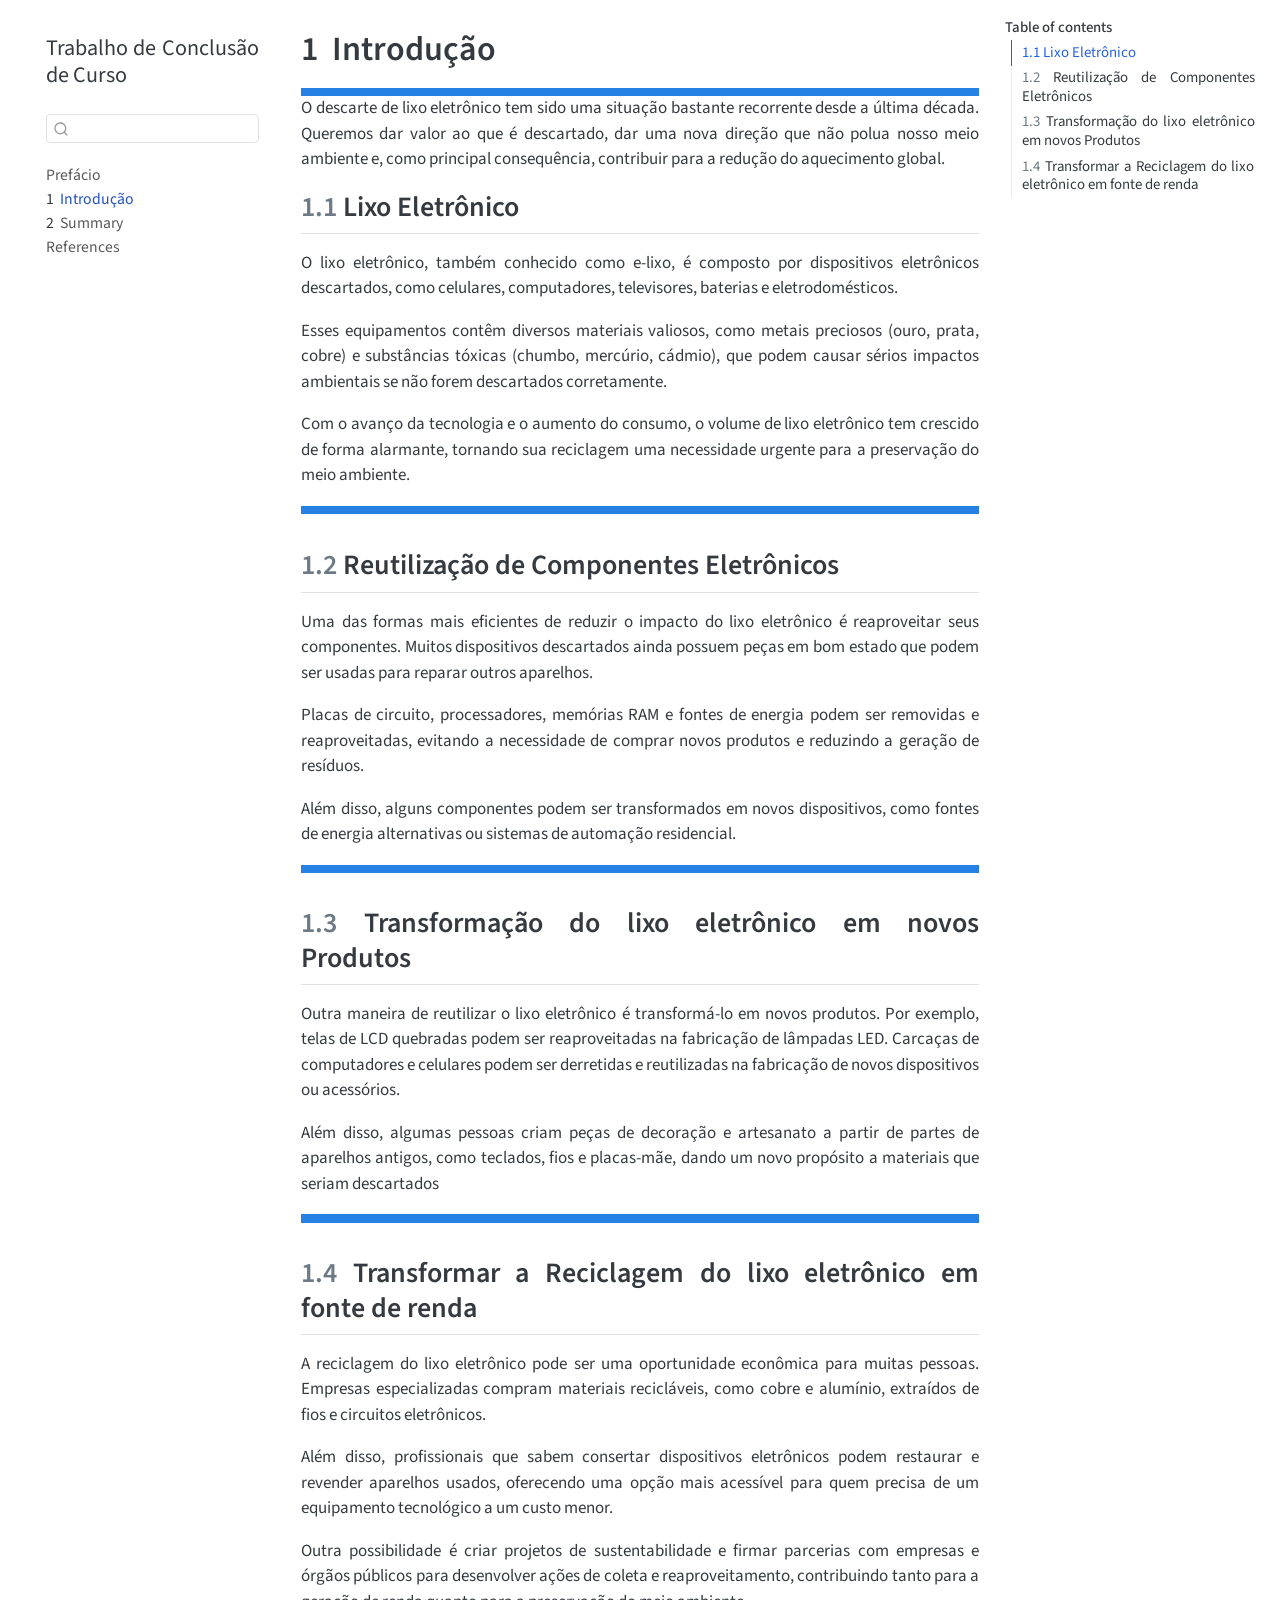
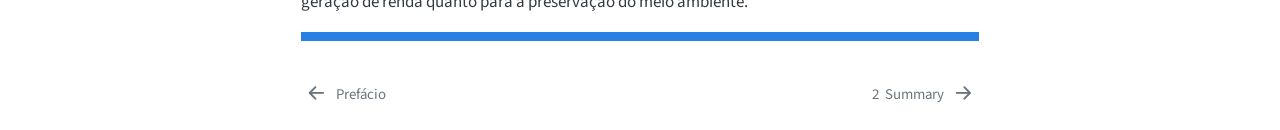
<file: _book/intro.html>
<!DOCTYPE html>
<html xmlns="http://www.w3.org/1999/xhtml" lang="en" xml:lang="en"><head>

<meta charset="utf-8">
<meta name="generator" content="quarto-1.5.57">

<meta name="viewport" content="width=device-width, initial-scale=1.0, user-scalable=yes">


<title>1&nbsp; Introdução – Trabalho de Conclusão de Curso</title>
<style>
code{white-space: pre-wrap;}
span.smallcaps{font-variant: small-caps;}
div.columns{display: flex; gap: min(4vw, 1.5em);}
div.column{flex: auto; overflow-x: auto;}
div.hanging-indent{margin-left: 1.5em; text-indent: -1.5em;}
ul.task-list{list-style: none;}
ul.task-list li input[type="checkbox"] {
  width: 0.8em;
  margin: 0 0.8em 0.2em -1em; /* quarto-specific, see https://github.com/quarto-dev/quarto-cli/issues/4556 */ 
  vertical-align: middle;
}
</style>


<script src="site_libs/quarto-nav/quarto-nav.js"></script>
<script src="site_libs/quarto-nav/headroom.min.js"></script>
<script src="site_libs/clipboard/clipboard.min.js"></script>
<script src="site_libs/quarto-search/autocomplete.umd.js"></script>
<script src="site_libs/quarto-search/fuse.min.js"></script>
<script src="site_libs/quarto-search/quarto-search.js"></script>
<meta name="quarto:offset" content="./">
<link href="./summary.html" rel="next">
<link href="./index.html" rel="prev">
<script src="site_libs/quarto-html/quarto.js"></script>
<script src="site_libs/quarto-html/popper.min.js"></script>
<script src="site_libs/quarto-html/tippy.umd.min.js"></script>
<script src="site_libs/quarto-html/anchor.min.js"></script>
<link href="site_libs/quarto-html/tippy.css" rel="stylesheet">
<link href="site_libs/quarto-html/quarto-syntax-highlighting.css" rel="stylesheet" id="quarto-text-highlighting-styles">
<script src="site_libs/bootstrap/bootstrap.min.js"></script>
<link href="site_libs/bootstrap/bootstrap-icons.css" rel="stylesheet">
<link href="site_libs/bootstrap/bootstrap.min.css" rel="stylesheet" id="quarto-bootstrap" data-mode="light">
<script id="quarto-search-options" type="application/json">{
  "location": "sidebar",
  "copy-button": false,
  "collapse-after": 3,
  "panel-placement": "start",
  "type": "textbox",
  "limit": 50,
  "keyboard-shortcut": [
    "f",
    "/",
    "s"
  ],
  "show-item-context": false,
  "language": {
    "search-no-results-text": "No results",
    "search-matching-documents-text": "matching documents",
    "search-copy-link-title": "Copy link to search",
    "search-hide-matches-text": "Hide additional matches",
    "search-more-match-text": "more match in this document",
    "search-more-matches-text": "more matches in this document",
    "search-clear-button-title": "Clear",
    "search-text-placeholder": "",
    "search-detached-cancel-button-title": "Cancel",
    "search-submit-button-title": "Submit",
    "search-label": "Search"
  }
}</script>


</head>

<body class="nav-sidebar floating">

<div id="quarto-search-results"></div>
  <header id="quarto-header" class="headroom fixed-top">
  <nav class="quarto-secondary-nav">
    <div class="container-fluid d-flex">
      <button type="button" class="quarto-btn-toggle btn" data-bs-toggle="collapse" role="button" data-bs-target=".quarto-sidebar-collapse-item" aria-controls="quarto-sidebar" aria-expanded="false" aria-label="Toggle sidebar navigation" onclick="if (window.quartoToggleHeadroom) { window.quartoToggleHeadroom(); }">
        <i class="bi bi-layout-text-sidebar-reverse"></i>
      </button>
        <nav class="quarto-page-breadcrumbs" aria-label="breadcrumb"><ol class="breadcrumb"><li class="breadcrumb-item"><a href="./intro.html"><span class="chapter-number">1</span>&nbsp; <span class="chapter-title">Introdução</span></a></li></ol></nav>
        <a class="flex-grow-1" role="navigation" data-bs-toggle="collapse" data-bs-target=".quarto-sidebar-collapse-item" aria-controls="quarto-sidebar" aria-expanded="false" aria-label="Toggle sidebar navigation" onclick="if (window.quartoToggleHeadroom) { window.quartoToggleHeadroom(); }">      
        </a>
      <button type="button" class="btn quarto-search-button" aria-label="Search" onclick="window.quartoOpenSearch();">
        <i class="bi bi-search"></i>
      </button>
    </div>
  </nav>
</header>
<!-- content -->
<div id="quarto-content" class="quarto-container page-columns page-rows-contents page-layout-article">
<!-- sidebar -->
  <nav id="quarto-sidebar" class="sidebar collapse collapse-horizontal quarto-sidebar-collapse-item sidebar-navigation floating overflow-auto">
    <div class="pt-lg-2 mt-2 text-left sidebar-header">
    <div class="sidebar-title mb-0 py-0">
      <a href="./">Trabalho de Conclusão de Curso</a> 
    </div>
      </div>
        <div class="mt-2 flex-shrink-0 align-items-center">
        <div class="sidebar-search">
        <div id="quarto-search" class="" title="Search"></div>
        </div>
        </div>
    <div class="sidebar-menu-container"> 
    <ul class="list-unstyled mt-1">
        <li class="sidebar-item">
  <div class="sidebar-item-container"> 
  <a href="./index.html" class="sidebar-item-text sidebar-link">
 <span class="menu-text">Prefácio</span></a>
  </div>
</li>
        <li class="sidebar-item">
  <div class="sidebar-item-container"> 
  <a href="./intro.html" class="sidebar-item-text sidebar-link active">
 <span class="menu-text"><span class="chapter-number">1</span>&nbsp; <span class="chapter-title">Introdução</span></span></a>
  </div>
</li>
        <li class="sidebar-item">
  <div class="sidebar-item-container"> 
  <a href="./summary.html" class="sidebar-item-text sidebar-link">
 <span class="menu-text"><span class="chapter-number">2</span>&nbsp; <span class="chapter-title">Summary</span></span></a>
  </div>
</li>
        <li class="sidebar-item">
  <div class="sidebar-item-container"> 
  <a href="./references.html" class="sidebar-item-text sidebar-link">
 <span class="menu-text">References</span></a>
  </div>
</li>
    </ul>
    </div>
</nav>
<div id="quarto-sidebar-glass" class="quarto-sidebar-collapse-item" data-bs-toggle="collapse" data-bs-target=".quarto-sidebar-collapse-item"></div>
<!-- margin-sidebar -->
    <div id="quarto-margin-sidebar" class="sidebar margin-sidebar">
        <nav id="TOC" role="doc-toc" class="toc-active">
    <h2 id="toc-title">Table of contents</h2>
   
  <ul>
  <li><a href="#lixo-eletrônico" id="toc-lixo-eletrônico" class="nav-link active" data-scroll-target="#lixo-eletrônico"><span class="header-section-number">1.1</span> Lixo Eletrônico</a></li>
  <li><a href="#reutilização-de-componentes-eletrônicos" id="toc-reutilização-de-componentes-eletrônicos" class="nav-link" data-scroll-target="#reutilização-de-componentes-eletrônicos"><span class="header-section-number">1.2</span> Reutilização de Componentes Eletrônicos</a></li>
  <li><a href="#transformação-do-lixo-eletrônico-em-novos-produtos" id="toc-transformação-do-lixo-eletrônico-em-novos-produtos" class="nav-link" data-scroll-target="#transformação-do-lixo-eletrônico-em-novos-produtos"><span class="header-section-number">1.3</span> Transformação do lixo eletrônico em novos Produtos</a></li>
  <li><a href="#transformar-a-reciclagem-do-lixo-eletrônico-em-fonte-de-renda" id="toc-transformar-a-reciclagem-do-lixo-eletrônico-em-fonte-de-renda" class="nav-link" data-scroll-target="#transformar-a-reciclagem-do-lixo-eletrônico-em-fonte-de-renda"><span class="header-section-number">1.4</span> Transformar a Reciclagem do lixo eletrônico em fonte de renda</a></li>
  </ul>
</nav>
    </div>
<!-- main -->
<main class="content" id="quarto-document-content">

<header id="title-block-header" class="quarto-title-block default">
<div class="quarto-title">
<h1 class="title"><span class="chapter-number">1</span>&nbsp; <span class="chapter-title">Introdução</span></h1>
</div>



<div class="quarto-title-meta">

    
  
    
  </div>
  


</header>


<div class="progress">
<div class="progress-bar" style="width: 100%;">

</div>
</div>
<style>
body{text-align: justify}
</style>
<p>O descarte de lixo eletrônico tem sido uma situação bastante recorrente desde a última década. Queremos dar valor ao que é descartado, dar uma nova direção que não polua nosso meio ambiente e, como principal consequência, contribuir para a redução do aquecimento global.</p>
<section id="lixo-eletrônico" class="level2" data-number="1.1">
<h2 data-number="1.1" class="anchored" data-anchor-id="lixo-eletrônico"><span class="header-section-number">1.1</span> Lixo Eletrônico</h2>
<p>O lixo eletrônico, também conhecido como e-lixo, é composto por dispositivos eletrônicos descartados, como celulares, computadores, televisores, baterias e eletrodomésticos.</p>
<p>Esses equipamentos contêm diversos materiais valiosos, como metais preciosos (ouro, prata, cobre) e substâncias tóxicas (chumbo, mercúrio, cádmio), que podem causar sérios impactos ambientais se não forem descartados corretamente.</p>
<p>Com o avanço da tecnologia e o aumento do consumo, o volume de lixo eletrônico tem crescido de forma alarmante, tornando sua reciclagem uma necessidade urgente para a preservação do meio ambiente.</p>
<div class="progress">
<div class="progress-bar" style="width: 100%;">

</div>
</div>
</section>
<section id="reutilização-de-componentes-eletrônicos" class="level2" data-number="1.2">
<h2 data-number="1.2" class="anchored" data-anchor-id="reutilização-de-componentes-eletrônicos"><span class="header-section-number">1.2</span> Reutilização de Componentes Eletrônicos</h2>
<p>Uma das formas mais eficientes de reduzir o impacto do lixo eletrônico é reaproveitar seus componentes. Muitos dispositivos descartados ainda possuem peças em bom estado que podem ser usadas para reparar outros aparelhos.</p>
<p>Placas de circuito, processadores, memórias RAM e fontes de energia podem ser removidas e reaproveitadas, evitando a necessidade de comprar novos produtos e reduzindo a geração de resíduos.</p>
<p>Além disso, alguns componentes podem ser transformados em novos dispositivos, como fontes de energia alternativas ou sistemas de automação residencial.</p>
<div class="progress">
<div class="progress-bar" style="width: 100%;">

</div>
</div>
</section>
<section id="transformação-do-lixo-eletrônico-em-novos-produtos" class="level2" data-number="1.3">
<h2 data-number="1.3" class="anchored" data-anchor-id="transformação-do-lixo-eletrônico-em-novos-produtos"><span class="header-section-number">1.3</span> Transformação do lixo eletrônico em novos Produtos</h2>
<p>Outra maneira de reutilizar o lixo eletrônico é transformá-lo em novos produtos. Por exemplo, telas de LCD quebradas podem ser reaproveitadas na fabricação de lâmpadas LED. Carcaças de computadores e celulares podem ser derretidas e reutilizadas na fabricação de novos dispositivos ou acessórios.</p>
<p>Além disso, algumas pessoas criam peças de decoração e artesanato a partir de partes de aparelhos antigos, como teclados, fios e placas-mãe, dando um novo propósito a materiais que seriam descartados</p>
<div class="progress">
<div class="progress-bar" style="width: 100%;">

</div>
</div>
</section>
<section id="transformar-a-reciclagem-do-lixo-eletrônico-em-fonte-de-renda" class="level2" data-number="1.4">
<h2 data-number="1.4" class="anchored" data-anchor-id="transformar-a-reciclagem-do-lixo-eletrônico-em-fonte-de-renda"><span class="header-section-number">1.4</span> Transformar a Reciclagem do lixo eletrônico em fonte de renda</h2>
<p>A reciclagem do lixo eletrônico pode ser uma oportunidade econômica para muitas pessoas. Empresas especializadas compram materiais recicláveis, como cobre e alumínio, extraídos de fios e circuitos eletrônicos.</p>
<p>Além disso, profissionais que sabem consertar dispositivos eletrônicos podem restaurar e revender aparelhos usados, oferecendo uma opção mais acessível para quem precisa de um equipamento tecnológico a um custo menor.</p>
<p>Outra possibilidade é criar projetos de sustentabilidade e firmar parcerias com empresas e órgãos públicos para desenvolver ações de coleta e reaproveitamento, contribuindo tanto para a geração de renda quanto para a preservação do meio ambiente.</p>
<div class="progress">
<div class="progress-bar" style="width: 100%;">

</div>
</div>


</section>

</main> <!-- /main -->
<script id="quarto-html-after-body" type="application/javascript">
window.document.addEventListener("DOMContentLoaded", function (event) {
  const toggleBodyColorMode = (bsSheetEl) => {
    const mode = bsSheetEl.getAttribute("data-mode");
    const bodyEl = window.document.querySelector("body");
    if (mode === "dark") {
      bodyEl.classList.add("quarto-dark");
      bodyEl.classList.remove("quarto-light");
    } else {
      bodyEl.classList.add("quarto-light");
      bodyEl.classList.remove("quarto-dark");
    }
  }
  const toggleBodyColorPrimary = () => {
    const bsSheetEl = window.document.querySelector("link#quarto-bootstrap");
    if (bsSheetEl) {
      toggleBodyColorMode(bsSheetEl);
    }
  }
  toggleBodyColorPrimary();  
  const icon = "";
  const anchorJS = new window.AnchorJS();
  anchorJS.options = {
    placement: 'right',
    icon: icon
  };
  anchorJS.add('.anchored');
  const isCodeAnnotation = (el) => {
    for (const clz of el.classList) {
      if (clz.startsWith('code-annotation-')) {                     
        return true;
      }
    }
    return false;
  }
  const onCopySuccess = function(e) {
    // button target
    const button = e.trigger;
    // don't keep focus
    button.blur();
    // flash "checked"
    button.classList.add('code-copy-button-checked');
    var currentTitle = button.getAttribute("title");
    button.setAttribute("title", "Copied!");
    let tooltip;
    if (window.bootstrap) {
      button.setAttribute("data-bs-toggle", "tooltip");
      button.setAttribute("data-bs-placement", "left");
      button.setAttribute("data-bs-title", "Copied!");
      tooltip = new bootstrap.Tooltip(button, 
        { trigger: "manual", 
          customClass: "code-copy-button-tooltip",
          offset: [0, -8]});
      tooltip.show();    
    }
    setTimeout(function() {
      if (tooltip) {
        tooltip.hide();
        button.removeAttribute("data-bs-title");
        button.removeAttribute("data-bs-toggle");
        button.removeAttribute("data-bs-placement");
      }
      button.setAttribute("title", currentTitle);
      button.classList.remove('code-copy-button-checked');
    }, 1000);
    // clear code selection
    e.clearSelection();
  }
  const getTextToCopy = function(trigger) {
      const codeEl = trigger.previousElementSibling.cloneNode(true);
      for (const childEl of codeEl.children) {
        if (isCodeAnnotation(childEl)) {
          childEl.remove();
        }
      }
      return codeEl.innerText;
  }
  const clipboard = new window.ClipboardJS('.code-copy-button:not([data-in-quarto-modal])', {
    text: getTextToCopy
  });
  clipboard.on('success', onCopySuccess);
  if (window.document.getElementById('quarto-embedded-source-code-modal')) {
    // For code content inside modals, clipBoardJS needs to be initialized with a container option
    // TODO: Check when it could be a function (https://github.com/zenorocha/clipboard.js/issues/860)
    const clipboardModal = new window.ClipboardJS('.code-copy-button[data-in-quarto-modal]', {
      text: getTextToCopy,
      container: window.document.getElementById('quarto-embedded-source-code-modal')
    });
    clipboardModal.on('success', onCopySuccess);
  }
    var localhostRegex = new RegExp(/^(?:http|https):\/\/localhost\:?[0-9]*\//);
    var mailtoRegex = new RegExp(/^mailto:/);
      var filterRegex = new RegExp('/' + window.location.host + '/');
    var isInternal = (href) => {
        return filterRegex.test(href) || localhostRegex.test(href) || mailtoRegex.test(href);
    }
    // Inspect non-navigation links and adorn them if external
 	var links = window.document.querySelectorAll('a[href]:not(.nav-link):not(.navbar-brand):not(.toc-action):not(.sidebar-link):not(.sidebar-item-toggle):not(.pagination-link):not(.no-external):not([aria-hidden]):not(.dropdown-item):not(.quarto-navigation-tool):not(.about-link)');
    for (var i=0; i<links.length; i++) {
      const link = links[i];
      if (!isInternal(link.href)) {
        // undo the damage that might have been done by quarto-nav.js in the case of
        // links that we want to consider external
        if (link.dataset.originalHref !== undefined) {
          link.href = link.dataset.originalHref;
        }
      }
    }
  function tippyHover(el, contentFn, onTriggerFn, onUntriggerFn) {
    const config = {
      allowHTML: true,
      maxWidth: 500,
      delay: 100,
      arrow: false,
      appendTo: function(el) {
          return el.parentElement;
      },
      interactive: true,
      interactiveBorder: 10,
      theme: 'quarto',
      placement: 'bottom-start',
    };
    if (contentFn) {
      config.content = contentFn;
    }
    if (onTriggerFn) {
      config.onTrigger = onTriggerFn;
    }
    if (onUntriggerFn) {
      config.onUntrigger = onUntriggerFn;
    }
    window.tippy(el, config); 
  }
  const noterefs = window.document.querySelectorAll('a[role="doc-noteref"]');
  for (var i=0; i<noterefs.length; i++) {
    const ref = noterefs[i];
    tippyHover(ref, function() {
      // use id or data attribute instead here
      let href = ref.getAttribute('data-footnote-href') || ref.getAttribute('href');
      try { href = new URL(href).hash; } catch {}
      const id = href.replace(/^#\/?/, "");
      const note = window.document.getElementById(id);
      if (note) {
        return note.innerHTML;
      } else {
        return "";
      }
    });
  }
  const xrefs = window.document.querySelectorAll('a.quarto-xref');
  const processXRef = (id, note) => {
    // Strip column container classes
    const stripColumnClz = (el) => {
      el.classList.remove("page-full", "page-columns");
      if (el.children) {
        for (const child of el.children) {
          stripColumnClz(child);
        }
      }
    }
    stripColumnClz(note)
    if (id === null || id.startsWith('sec-')) {
      // Special case sections, only their first couple elements
      const container = document.createElement("div");
      if (note.children && note.children.length > 2) {
        container.appendChild(note.children[0].cloneNode(true));
        for (let i = 1; i < note.children.length; i++) {
          const child = note.children[i];
          if (child.tagName === "P" && child.innerText === "") {
            continue;
          } else {
            container.appendChild(child.cloneNode(true));
            break;
          }
        }
        if (window.Quarto?.typesetMath) {
          window.Quarto.typesetMath(container);
        }
        return container.innerHTML
      } else {
        if (window.Quarto?.typesetMath) {
          window.Quarto.typesetMath(note);
        }
        return note.innerHTML;
      }
    } else {
      // Remove any anchor links if they are present
      const anchorLink = note.querySelector('a.anchorjs-link');
      if (anchorLink) {
        anchorLink.remove();
      }
      if (window.Quarto?.typesetMath) {
        window.Quarto.typesetMath(note);
      }
      // TODO in 1.5, we should make sure this works without a callout special case
      if (note.classList.contains("callout")) {
        return note.outerHTML;
      } else {
        return note.innerHTML;
      }
    }
  }
  for (var i=0; i<xrefs.length; i++) {
    const xref = xrefs[i];
    tippyHover(xref, undefined, function(instance) {
      instance.disable();
      let url = xref.getAttribute('href');
      let hash = undefined; 
      if (url.startsWith('#')) {
        hash = url;
      } else {
        try { hash = new URL(url).hash; } catch {}
      }
      if (hash) {
        const id = hash.replace(/^#\/?/, "");
        const note = window.document.getElementById(id);
        if (note !== null) {
          try {
            const html = processXRef(id, note.cloneNode(true));
            instance.setContent(html);
          } finally {
            instance.enable();
            instance.show();
          }
        } else {
          // See if we can fetch this
          fetch(url.split('#')[0])
          .then(res => res.text())
          .then(html => {
            const parser = new DOMParser();
            const htmlDoc = parser.parseFromString(html, "text/html");
            const note = htmlDoc.getElementById(id);
            if (note !== null) {
              const html = processXRef(id, note);
              instance.setContent(html);
            } 
          }).finally(() => {
            instance.enable();
            instance.show();
          });
        }
      } else {
        // See if we can fetch a full url (with no hash to target)
        // This is a special case and we should probably do some content thinning / targeting
        fetch(url)
        .then(res => res.text())
        .then(html => {
          const parser = new DOMParser();
          const htmlDoc = parser.parseFromString(html, "text/html");
          const note = htmlDoc.querySelector('main.content');
          if (note !== null) {
            // This should only happen for chapter cross references
            // (since there is no id in the URL)
            // remove the first header
            if (note.children.length > 0 && note.children[0].tagName === "HEADER") {
              note.children[0].remove();
            }
            const html = processXRef(null, note);
            instance.setContent(html);
          } 
        }).finally(() => {
          instance.enable();
          instance.show();
        });
      }
    }, function(instance) {
    });
  }
      let selectedAnnoteEl;
      const selectorForAnnotation = ( cell, annotation) => {
        let cellAttr = 'data-code-cell="' + cell + '"';
        let lineAttr = 'data-code-annotation="' +  annotation + '"';
        const selector = 'span[' + cellAttr + '][' + lineAttr + ']';
        return selector;
      }
      const selectCodeLines = (annoteEl) => {
        const doc = window.document;
        const targetCell = annoteEl.getAttribute("data-target-cell");
        const targetAnnotation = annoteEl.getAttribute("data-target-annotation");
        const annoteSpan = window.document.querySelector(selectorForAnnotation(targetCell, targetAnnotation));
        const lines = annoteSpan.getAttribute("data-code-lines").split(",");
        const lineIds = lines.map((line) => {
          return targetCell + "-" + line;
        })
        let top = null;
        let height = null;
        let parent = null;
        if (lineIds.length > 0) {
            //compute the position of the single el (top and bottom and make a div)
            const el = window.document.getElementById(lineIds[0]);
            top = el.offsetTop;
            height = el.offsetHeight;
            parent = el.parentElement.parentElement;
          if (lineIds.length > 1) {
            const lastEl = window.document.getElementById(lineIds[lineIds.length - 1]);
            const bottom = lastEl.offsetTop + lastEl.offsetHeight;
            height = bottom - top;
          }
          if (top !== null && height !== null && parent !== null) {
            // cook up a div (if necessary) and position it 
            let div = window.document.getElementById("code-annotation-line-highlight");
            if (div === null) {
              div = window.document.createElement("div");
              div.setAttribute("id", "code-annotation-line-highlight");
              div.style.position = 'absolute';
              parent.appendChild(div);
            }
            div.style.top = top - 2 + "px";
            div.style.height = height + 4 + "px";
            div.style.left = 0;
            let gutterDiv = window.document.getElementById("code-annotation-line-highlight-gutter");
            if (gutterDiv === null) {
              gutterDiv = window.document.createElement("div");
              gutterDiv.setAttribute("id", "code-annotation-line-highlight-gutter");
              gutterDiv.style.position = 'absolute';
              const codeCell = window.document.getElementById(targetCell);
              const gutter = codeCell.querySelector('.code-annotation-gutter');
              gutter.appendChild(gutterDiv);
            }
            gutterDiv.style.top = top - 2 + "px";
            gutterDiv.style.height = height + 4 + "px";
          }
          selectedAnnoteEl = annoteEl;
        }
      };
      const unselectCodeLines = () => {
        const elementsIds = ["code-annotation-line-highlight", "code-annotation-line-highlight-gutter"];
        elementsIds.forEach((elId) => {
          const div = window.document.getElementById(elId);
          if (div) {
            div.remove();
          }
        });
        selectedAnnoteEl = undefined;
      };
        // Handle positioning of the toggle
    window.addEventListener(
      "resize",
      throttle(() => {
        elRect = undefined;
        if (selectedAnnoteEl) {
          selectCodeLines(selectedAnnoteEl);
        }
      }, 10)
    );
    function throttle(fn, ms) {
    let throttle = false;
    let timer;
      return (...args) => {
        if(!throttle) { // first call gets through
            fn.apply(this, args);
            throttle = true;
        } else { // all the others get throttled
            if(timer) clearTimeout(timer); // cancel #2
            timer = setTimeout(() => {
              fn.apply(this, args);
              timer = throttle = false;
            }, ms);
        }
      };
    }
      // Attach click handler to the DT
      const annoteDls = window.document.querySelectorAll('dt[data-target-cell]');
      for (const annoteDlNode of annoteDls) {
        annoteDlNode.addEventListener('click', (event) => {
          const clickedEl = event.target;
          if (clickedEl !== selectedAnnoteEl) {
            unselectCodeLines();
            const activeEl = window.document.querySelector('dt[data-target-cell].code-annotation-active');
            if (activeEl) {
              activeEl.classList.remove('code-annotation-active');
            }
            selectCodeLines(clickedEl);
            clickedEl.classList.add('code-annotation-active');
          } else {
            // Unselect the line
            unselectCodeLines();
            clickedEl.classList.remove('code-annotation-active');
          }
        });
      }
  const findCites = (el) => {
    const parentEl = el.parentElement;
    if (parentEl) {
      const cites = parentEl.dataset.cites;
      if (cites) {
        return {
          el,
          cites: cites.split(' ')
        };
      } else {
        return findCites(el.parentElement)
      }
    } else {
      return undefined;
    }
  };
  var bibliorefs = window.document.querySelectorAll('a[role="doc-biblioref"]');
  for (var i=0; i<bibliorefs.length; i++) {
    const ref = bibliorefs[i];
    const citeInfo = findCites(ref);
    if (citeInfo) {
      tippyHover(citeInfo.el, function() {
        var popup = window.document.createElement('div');
        citeInfo.cites.forEach(function(cite) {
          var citeDiv = window.document.createElement('div');
          citeDiv.classList.add('hanging-indent');
          citeDiv.classList.add('csl-entry');
          var biblioDiv = window.document.getElementById('ref-' + cite);
          if (biblioDiv) {
            citeDiv.innerHTML = biblioDiv.innerHTML;
          }
          popup.appendChild(citeDiv);
        });
        return popup.innerHTML;
      });
    }
  }
});
</script>
<nav class="page-navigation">
  <div class="nav-page nav-page-previous">
      <a href="./index.html" class="pagination-link" aria-label="Prefácio">
        <i class="bi bi-arrow-left-short"></i> <span class="nav-page-text">Prefácio</span>
      </a>          
  </div>
  <div class="nav-page nav-page-next">
      <a href="./summary.html" class="pagination-link" aria-label="Summary">
        <span class="nav-page-text"><span class="chapter-number">2</span>&nbsp; <span class="chapter-title">Summary</span></span> <i class="bi bi-arrow-right-short"></i>
      </a>
  </div>
</nav>
</div> <!-- /content -->




</body></html>
</file>
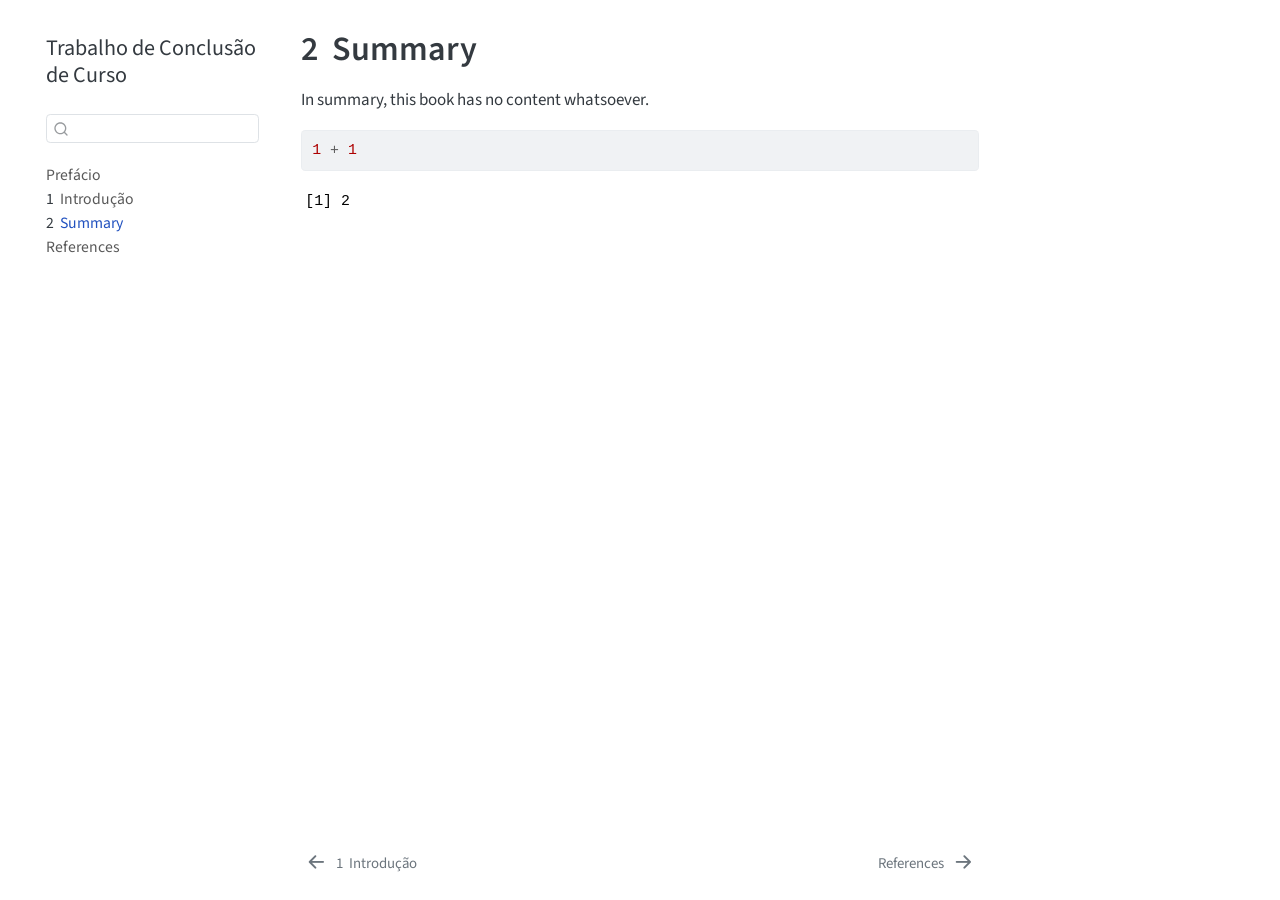
<file: _book/summary.html>
<!DOCTYPE html>
<html xmlns="http://www.w3.org/1999/xhtml" lang="en" xml:lang="en"><head>

<meta charset="utf-8">
<meta name="generator" content="quarto-1.5.57">

<meta name="viewport" content="width=device-width, initial-scale=1.0, user-scalable=yes">


<title>2&nbsp; Summary – Trabalho de Conclusão de Curso</title>
<style>
code{white-space: pre-wrap;}
span.smallcaps{font-variant: small-caps;}
div.columns{display: flex; gap: min(4vw, 1.5em);}
div.column{flex: auto; overflow-x: auto;}
div.hanging-indent{margin-left: 1.5em; text-indent: -1.5em;}
ul.task-list{list-style: none;}
ul.task-list li input[type="checkbox"] {
  width: 0.8em;
  margin: 0 0.8em 0.2em -1em; /* quarto-specific, see https://github.com/quarto-dev/quarto-cli/issues/4556 */ 
  vertical-align: middle;
}
/* CSS for syntax highlighting */
pre > code.sourceCode { white-space: pre; position: relative; }
pre > code.sourceCode > span { line-height: 1.25; }
pre > code.sourceCode > span:empty { height: 1.2em; }
.sourceCode { overflow: visible; }
code.sourceCode > span { color: inherit; text-decoration: inherit; }
div.sourceCode { margin: 1em 0; }
pre.sourceCode { margin: 0; }
@media screen {
div.sourceCode { overflow: auto; }
}
@media print {
pre > code.sourceCode { white-space: pre-wrap; }
pre > code.sourceCode > span { display: inline-block; text-indent: -5em; padding-left: 5em; }
}
pre.numberSource code
  { counter-reset: source-line 0; }
pre.numberSource code > span
  { position: relative; left: -4em; counter-increment: source-line; }
pre.numberSource code > span > a:first-child::before
  { content: counter(source-line);
    position: relative; left: -1em; text-align: right; vertical-align: baseline;
    border: none; display: inline-block;
    -webkit-touch-callout: none; -webkit-user-select: none;
    -khtml-user-select: none; -moz-user-select: none;
    -ms-user-select: none; user-select: none;
    padding: 0 4px; width: 4em;
  }
pre.numberSource { margin-left: 3em;  padding-left: 4px; }
div.sourceCode
  {   }
@media screen {
pre > code.sourceCode > span > a:first-child::before { text-decoration: underline; }
}
</style>


<script src="site_libs/quarto-nav/quarto-nav.js"></script>
<script src="site_libs/quarto-nav/headroom.min.js"></script>
<script src="site_libs/clipboard/clipboard.min.js"></script>
<script src="site_libs/quarto-search/autocomplete.umd.js"></script>
<script src="site_libs/quarto-search/fuse.min.js"></script>
<script src="site_libs/quarto-search/quarto-search.js"></script>
<meta name="quarto:offset" content="./">
<link href="./references.html" rel="next">
<link href="./intro.html" rel="prev">
<script src="site_libs/quarto-html/quarto.js"></script>
<script src="site_libs/quarto-html/popper.min.js"></script>
<script src="site_libs/quarto-html/tippy.umd.min.js"></script>
<script src="site_libs/quarto-html/anchor.min.js"></script>
<link href="site_libs/quarto-html/tippy.css" rel="stylesheet">
<link href="site_libs/quarto-html/quarto-syntax-highlighting.css" rel="stylesheet" id="quarto-text-highlighting-styles">
<script src="site_libs/bootstrap/bootstrap.min.js"></script>
<link href="site_libs/bootstrap/bootstrap-icons.css" rel="stylesheet">
<link href="site_libs/bootstrap/bootstrap.min.css" rel="stylesheet" id="quarto-bootstrap" data-mode="light">
<script id="quarto-search-options" type="application/json">{
  "location": "sidebar",
  "copy-button": false,
  "collapse-after": 3,
  "panel-placement": "start",
  "type": "textbox",
  "limit": 50,
  "keyboard-shortcut": [
    "f",
    "/",
    "s"
  ],
  "show-item-context": false,
  "language": {
    "search-no-results-text": "No results",
    "search-matching-documents-text": "matching documents",
    "search-copy-link-title": "Copy link to search",
    "search-hide-matches-text": "Hide additional matches",
    "search-more-match-text": "more match in this document",
    "search-more-matches-text": "more matches in this document",
    "search-clear-button-title": "Clear",
    "search-text-placeholder": "",
    "search-detached-cancel-button-title": "Cancel",
    "search-submit-button-title": "Submit",
    "search-label": "Search"
  }
}</script>


</head>

<body class="nav-sidebar floating">

<div id="quarto-search-results"></div>
  <header id="quarto-header" class="headroom fixed-top">
  <nav class="quarto-secondary-nav">
    <div class="container-fluid d-flex">
      <button type="button" class="quarto-btn-toggle btn" data-bs-toggle="collapse" role="button" data-bs-target=".quarto-sidebar-collapse-item" aria-controls="quarto-sidebar" aria-expanded="false" aria-label="Toggle sidebar navigation" onclick="if (window.quartoToggleHeadroom) { window.quartoToggleHeadroom(); }">
        <i class="bi bi-layout-text-sidebar-reverse"></i>
      </button>
        <nav class="quarto-page-breadcrumbs" aria-label="breadcrumb"><ol class="breadcrumb"><li class="breadcrumb-item"><a href="./summary.html"><span class="chapter-number">2</span>&nbsp; <span class="chapter-title">Summary</span></a></li></ol></nav>
        <a class="flex-grow-1" role="navigation" data-bs-toggle="collapse" data-bs-target=".quarto-sidebar-collapse-item" aria-controls="quarto-sidebar" aria-expanded="false" aria-label="Toggle sidebar navigation" onclick="if (window.quartoToggleHeadroom) { window.quartoToggleHeadroom(); }">      
        </a>
      <button type="button" class="btn quarto-search-button" aria-label="Search" onclick="window.quartoOpenSearch();">
        <i class="bi bi-search"></i>
      </button>
    </div>
  </nav>
</header>
<!-- content -->
<div id="quarto-content" class="quarto-container page-columns page-rows-contents page-layout-article">
<!-- sidebar -->
  <nav id="quarto-sidebar" class="sidebar collapse collapse-horizontal quarto-sidebar-collapse-item sidebar-navigation floating overflow-auto">
    <div class="pt-lg-2 mt-2 text-left sidebar-header">
    <div class="sidebar-title mb-0 py-0">
      <a href="./">Trabalho de Conclusão de Curso</a> 
    </div>
      </div>
        <div class="mt-2 flex-shrink-0 align-items-center">
        <div class="sidebar-search">
        <div id="quarto-search" class="" title="Search"></div>
        </div>
        </div>
    <div class="sidebar-menu-container"> 
    <ul class="list-unstyled mt-1">
        <li class="sidebar-item">
  <div class="sidebar-item-container"> 
  <a href="./index.html" class="sidebar-item-text sidebar-link">
 <span class="menu-text">Prefácio</span></a>
  </div>
</li>
        <li class="sidebar-item">
  <div class="sidebar-item-container"> 
  <a href="./intro.html" class="sidebar-item-text sidebar-link">
 <span class="menu-text"><span class="chapter-number">1</span>&nbsp; <span class="chapter-title">Introdução</span></span></a>
  </div>
</li>
        <li class="sidebar-item">
  <div class="sidebar-item-container"> 
  <a href="./summary.html" class="sidebar-item-text sidebar-link active">
 <span class="menu-text"><span class="chapter-number">2</span>&nbsp; <span class="chapter-title">Summary</span></span></a>
  </div>
</li>
        <li class="sidebar-item">
  <div class="sidebar-item-container"> 
  <a href="./references.html" class="sidebar-item-text sidebar-link">
 <span class="menu-text">References</span></a>
  </div>
</li>
    </ul>
    </div>
</nav>
<div id="quarto-sidebar-glass" class="quarto-sidebar-collapse-item" data-bs-toggle="collapse" data-bs-target=".quarto-sidebar-collapse-item"></div>
<!-- margin-sidebar -->
    <div id="quarto-margin-sidebar" class="sidebar margin-sidebar zindex-bottom">
        
    </div>
<!-- main -->
<main class="content" id="quarto-document-content">

<header id="title-block-header" class="quarto-title-block default">
<div class="quarto-title">
<h1 class="title"><span class="chapter-number">2</span>&nbsp; <span class="chapter-title">Summary</span></h1>
</div>



<div class="quarto-title-meta">

    
  
    
  </div>
  


</header>


<p>In summary, this book has no content whatsoever.</p>
<div class="cell">
<div class="sourceCode cell-code" id="cb1"><pre class="sourceCode r code-with-copy"><code class="sourceCode r"><span id="cb1-1"><a href="#cb1-1" aria-hidden="true" tabindex="-1"></a><span class="dv">1</span> <span class="sc">+</span> <span class="dv">1</span></span></code><button title="Copy to Clipboard" class="code-copy-button"><i class="bi"></i></button></pre></div>
<div class="cell-output cell-output-stdout">
<pre><code>[1] 2</code></pre>
</div>
</div>



</main> <!-- /main -->
<script id="quarto-html-after-body" type="application/javascript">
window.document.addEventListener("DOMContentLoaded", function (event) {
  const toggleBodyColorMode = (bsSheetEl) => {
    const mode = bsSheetEl.getAttribute("data-mode");
    const bodyEl = window.document.querySelector("body");
    if (mode === "dark") {
      bodyEl.classList.add("quarto-dark");
      bodyEl.classList.remove("quarto-light");
    } else {
      bodyEl.classList.add("quarto-light");
      bodyEl.classList.remove("quarto-dark");
    }
  }
  const toggleBodyColorPrimary = () => {
    const bsSheetEl = window.document.querySelector("link#quarto-bootstrap");
    if (bsSheetEl) {
      toggleBodyColorMode(bsSheetEl);
    }
  }
  toggleBodyColorPrimary();  
  const icon = "";
  const anchorJS = new window.AnchorJS();
  anchorJS.options = {
    placement: 'right',
    icon: icon
  };
  anchorJS.add('.anchored');
  const isCodeAnnotation = (el) => {
    for (const clz of el.classList) {
      if (clz.startsWith('code-annotation-')) {                     
        return true;
      }
    }
    return false;
  }
  const onCopySuccess = function(e) {
    // button target
    const button = e.trigger;
    // don't keep focus
    button.blur();
    // flash "checked"
    button.classList.add('code-copy-button-checked');
    var currentTitle = button.getAttribute("title");
    button.setAttribute("title", "Copied!");
    let tooltip;
    if (window.bootstrap) {
      button.setAttribute("data-bs-toggle", "tooltip");
      button.setAttribute("data-bs-placement", "left");
      button.setAttribute("data-bs-title", "Copied!");
      tooltip = new bootstrap.Tooltip(button, 
        { trigger: "manual", 
          customClass: "code-copy-button-tooltip",
          offset: [0, -8]});
      tooltip.show();    
    }
    setTimeout(function() {
      if (tooltip) {
        tooltip.hide();
        button.removeAttribute("data-bs-title");
        button.removeAttribute("data-bs-toggle");
        button.removeAttribute("data-bs-placement");
      }
      button.setAttribute("title", currentTitle);
      button.classList.remove('code-copy-button-checked');
    }, 1000);
    // clear code selection
    e.clearSelection();
  }
  const getTextToCopy = function(trigger) {
      const codeEl = trigger.previousElementSibling.cloneNode(true);
      for (const childEl of codeEl.children) {
        if (isCodeAnnotation(childEl)) {
          childEl.remove();
        }
      }
      return codeEl.innerText;
  }
  const clipboard = new window.ClipboardJS('.code-copy-button:not([data-in-quarto-modal])', {
    text: getTextToCopy
  });
  clipboard.on('success', onCopySuccess);
  if (window.document.getElementById('quarto-embedded-source-code-modal')) {
    // For code content inside modals, clipBoardJS needs to be initialized with a container option
    // TODO: Check when it could be a function (https://github.com/zenorocha/clipboard.js/issues/860)
    const clipboardModal = new window.ClipboardJS('.code-copy-button[data-in-quarto-modal]', {
      text: getTextToCopy,
      container: window.document.getElementById('quarto-embedded-source-code-modal')
    });
    clipboardModal.on('success', onCopySuccess);
  }
    var localhostRegex = new RegExp(/^(?:http|https):\/\/localhost\:?[0-9]*\//);
    var mailtoRegex = new RegExp(/^mailto:/);
      var filterRegex = new RegExp('/' + window.location.host + '/');
    var isInternal = (href) => {
        return filterRegex.test(href) || localhostRegex.test(href) || mailtoRegex.test(href);
    }
    // Inspect non-navigation links and adorn them if external
 	var links = window.document.querySelectorAll('a[href]:not(.nav-link):not(.navbar-brand):not(.toc-action):not(.sidebar-link):not(.sidebar-item-toggle):not(.pagination-link):not(.no-external):not([aria-hidden]):not(.dropdown-item):not(.quarto-navigation-tool):not(.about-link)');
    for (var i=0; i<links.length; i++) {
      const link = links[i];
      if (!isInternal(link.href)) {
        // undo the damage that might have been done by quarto-nav.js in the case of
        // links that we want to consider external
        if (link.dataset.originalHref !== undefined) {
          link.href = link.dataset.originalHref;
        }
      }
    }
  function tippyHover(el, contentFn, onTriggerFn, onUntriggerFn) {
    const config = {
      allowHTML: true,
      maxWidth: 500,
      delay: 100,
      arrow: false,
      appendTo: function(el) {
          return el.parentElement;
      },
      interactive: true,
      interactiveBorder: 10,
      theme: 'quarto',
      placement: 'bottom-start',
    };
    if (contentFn) {
      config.content = contentFn;
    }
    if (onTriggerFn) {
      config.onTrigger = onTriggerFn;
    }
    if (onUntriggerFn) {
      config.onUntrigger = onUntriggerFn;
    }
    window.tippy(el, config); 
  }
  const noterefs = window.document.querySelectorAll('a[role="doc-noteref"]');
  for (var i=0; i<noterefs.length; i++) {
    const ref = noterefs[i];
    tippyHover(ref, function() {
      // use id or data attribute instead here
      let href = ref.getAttribute('data-footnote-href') || ref.getAttribute('href');
      try { href = new URL(href).hash; } catch {}
      const id = href.replace(/^#\/?/, "");
      const note = window.document.getElementById(id);
      if (note) {
        return note.innerHTML;
      } else {
        return "";
      }
    });
  }
  const xrefs = window.document.querySelectorAll('a.quarto-xref');
  const processXRef = (id, note) => {
    // Strip column container classes
    const stripColumnClz = (el) => {
      el.classList.remove("page-full", "page-columns");
      if (el.children) {
        for (const child of el.children) {
          stripColumnClz(child);
        }
      }
    }
    stripColumnClz(note)
    if (id === null || id.startsWith('sec-')) {
      // Special case sections, only their first couple elements
      const container = document.createElement("div");
      if (note.children && note.children.length > 2) {
        container.appendChild(note.children[0].cloneNode(true));
        for (let i = 1; i < note.children.length; i++) {
          const child = note.children[i];
          if (child.tagName === "P" && child.innerText === "") {
            continue;
          } else {
            container.appendChild(child.cloneNode(true));
            break;
          }
        }
        if (window.Quarto?.typesetMath) {
          window.Quarto.typesetMath(container);
        }
        return container.innerHTML
      } else {
        if (window.Quarto?.typesetMath) {
          window.Quarto.typesetMath(note);
        }
        return note.innerHTML;
      }
    } else {
      // Remove any anchor links if they are present
      const anchorLink = note.querySelector('a.anchorjs-link');
      if (anchorLink) {
        anchorLink.remove();
      }
      if (window.Quarto?.typesetMath) {
        window.Quarto.typesetMath(note);
      }
      // TODO in 1.5, we should make sure this works without a callout special case
      if (note.classList.contains("callout")) {
        return note.outerHTML;
      } else {
        return note.innerHTML;
      }
    }
  }
  for (var i=0; i<xrefs.length; i++) {
    const xref = xrefs[i];
    tippyHover(xref, undefined, function(instance) {
      instance.disable();
      let url = xref.getAttribute('href');
      let hash = undefined; 
      if (url.startsWith('#')) {
        hash = url;
      } else {
        try { hash = new URL(url).hash; } catch {}
      }
      if (hash) {
        const id = hash.replace(/^#\/?/, "");
        const note = window.document.getElementById(id);
        if (note !== null) {
          try {
            const html = processXRef(id, note.cloneNode(true));
            instance.setContent(html);
          } finally {
            instance.enable();
            instance.show();
          }
        } else {
          // See if we can fetch this
          fetch(url.split('#')[0])
          .then(res => res.text())
          .then(html => {
            const parser = new DOMParser();
            const htmlDoc = parser.parseFromString(html, "text/html");
            const note = htmlDoc.getElementById(id);
            if (note !== null) {
              const html = processXRef(id, note);
              instance.setContent(html);
            } 
          }).finally(() => {
            instance.enable();
            instance.show();
          });
        }
      } else {
        // See if we can fetch a full url (with no hash to target)
        // This is a special case and we should probably do some content thinning / targeting
        fetch(url)
        .then(res => res.text())
        .then(html => {
          const parser = new DOMParser();
          const htmlDoc = parser.parseFromString(html, "text/html");
          const note = htmlDoc.querySelector('main.content');
          if (note !== null) {
            // This should only happen for chapter cross references
            // (since there is no id in the URL)
            // remove the first header
            if (note.children.length > 0 && note.children[0].tagName === "HEADER") {
              note.children[0].remove();
            }
            const html = processXRef(null, note);
            instance.setContent(html);
          } 
        }).finally(() => {
          instance.enable();
          instance.show();
        });
      }
    }, function(instance) {
    });
  }
      let selectedAnnoteEl;
      const selectorForAnnotation = ( cell, annotation) => {
        let cellAttr = 'data-code-cell="' + cell + '"';
        let lineAttr = 'data-code-annotation="' +  annotation + '"';
        const selector = 'span[' + cellAttr + '][' + lineAttr + ']';
        return selector;
      }
      const selectCodeLines = (annoteEl) => {
        const doc = window.document;
        const targetCell = annoteEl.getAttribute("data-target-cell");
        const targetAnnotation = annoteEl.getAttribute("data-target-annotation");
        const annoteSpan = window.document.querySelector(selectorForAnnotation(targetCell, targetAnnotation));
        const lines = annoteSpan.getAttribute("data-code-lines").split(",");
        const lineIds = lines.map((line) => {
          return targetCell + "-" + line;
        })
        let top = null;
        let height = null;
        let parent = null;
        if (lineIds.length > 0) {
            //compute the position of the single el (top and bottom and make a div)
            const el = window.document.getElementById(lineIds[0]);
            top = el.offsetTop;
            height = el.offsetHeight;
            parent = el.parentElement.parentElement;
          if (lineIds.length > 1) {
            const lastEl = window.document.getElementById(lineIds[lineIds.length - 1]);
            const bottom = lastEl.offsetTop + lastEl.offsetHeight;
            height = bottom - top;
          }
          if (top !== null && height !== null && parent !== null) {
            // cook up a div (if necessary) and position it 
            let div = window.document.getElementById("code-annotation-line-highlight");
            if (div === null) {
              div = window.document.createElement("div");
              div.setAttribute("id", "code-annotation-line-highlight");
              div.style.position = 'absolute';
              parent.appendChild(div);
            }
            div.style.top = top - 2 + "px";
            div.style.height = height + 4 + "px";
            div.style.left = 0;
            let gutterDiv = window.document.getElementById("code-annotation-line-highlight-gutter");
            if (gutterDiv === null) {
              gutterDiv = window.document.createElement("div");
              gutterDiv.setAttribute("id", "code-annotation-line-highlight-gutter");
              gutterDiv.style.position = 'absolute';
              const codeCell = window.document.getElementById(targetCell);
              const gutter = codeCell.querySelector('.code-annotation-gutter');
              gutter.appendChild(gutterDiv);
            }
            gutterDiv.style.top = top - 2 + "px";
            gutterDiv.style.height = height + 4 + "px";
          }
          selectedAnnoteEl = annoteEl;
        }
      };
      const unselectCodeLines = () => {
        const elementsIds = ["code-annotation-line-highlight", "code-annotation-line-highlight-gutter"];
        elementsIds.forEach((elId) => {
          const div = window.document.getElementById(elId);
          if (div) {
            div.remove();
          }
        });
        selectedAnnoteEl = undefined;
      };
        // Handle positioning of the toggle
    window.addEventListener(
      "resize",
      throttle(() => {
        elRect = undefined;
        if (selectedAnnoteEl) {
          selectCodeLines(selectedAnnoteEl);
        }
      }, 10)
    );
    function throttle(fn, ms) {
    let throttle = false;
    let timer;
      return (...args) => {
        if(!throttle) { // first call gets through
            fn.apply(this, args);
            throttle = true;
        } else { // all the others get throttled
            if(timer) clearTimeout(timer); // cancel #2
            timer = setTimeout(() => {
              fn.apply(this, args);
              timer = throttle = false;
            }, ms);
        }
      };
    }
      // Attach click handler to the DT
      const annoteDls = window.document.querySelectorAll('dt[data-target-cell]');
      for (const annoteDlNode of annoteDls) {
        annoteDlNode.addEventListener('click', (event) => {
          const clickedEl = event.target;
          if (clickedEl !== selectedAnnoteEl) {
            unselectCodeLines();
            const activeEl = window.document.querySelector('dt[data-target-cell].code-annotation-active');
            if (activeEl) {
              activeEl.classList.remove('code-annotation-active');
            }
            selectCodeLines(clickedEl);
            clickedEl.classList.add('code-annotation-active');
          } else {
            // Unselect the line
            unselectCodeLines();
            clickedEl.classList.remove('code-annotation-active');
          }
        });
      }
  const findCites = (el) => {
    const parentEl = el.parentElement;
    if (parentEl) {
      const cites = parentEl.dataset.cites;
      if (cites) {
        return {
          el,
          cites: cites.split(' ')
        };
      } else {
        return findCites(el.parentElement)
      }
    } else {
      return undefined;
    }
  };
  var bibliorefs = window.document.querySelectorAll('a[role="doc-biblioref"]');
  for (var i=0; i<bibliorefs.length; i++) {
    const ref = bibliorefs[i];
    const citeInfo = findCites(ref);
    if (citeInfo) {
      tippyHover(citeInfo.el, function() {
        var popup = window.document.createElement('div');
        citeInfo.cites.forEach(function(cite) {
          var citeDiv = window.document.createElement('div');
          citeDiv.classList.add('hanging-indent');
          citeDiv.classList.add('csl-entry');
          var biblioDiv = window.document.getElementById('ref-' + cite);
          if (biblioDiv) {
            citeDiv.innerHTML = biblioDiv.innerHTML;
          }
          popup.appendChild(citeDiv);
        });
        return popup.innerHTML;
      });
    }
  }
});
</script>
<nav class="page-navigation">
  <div class="nav-page nav-page-previous">
      <a href="./intro.html" class="pagination-link" aria-label="Introdução">
        <i class="bi bi-arrow-left-short"></i> <span class="nav-page-text"><span class="chapter-number">1</span>&nbsp; <span class="chapter-title">Introdução</span></span>
      </a>          
  </div>
  <div class="nav-page nav-page-next">
      <a href="./references.html" class="pagination-link" aria-label="References">
        <span class="nav-page-text">References</span> <i class="bi bi-arrow-right-short"></i>
      </a>
  </div>
</nav>
</div> <!-- /content -->




</body></html>
</file>
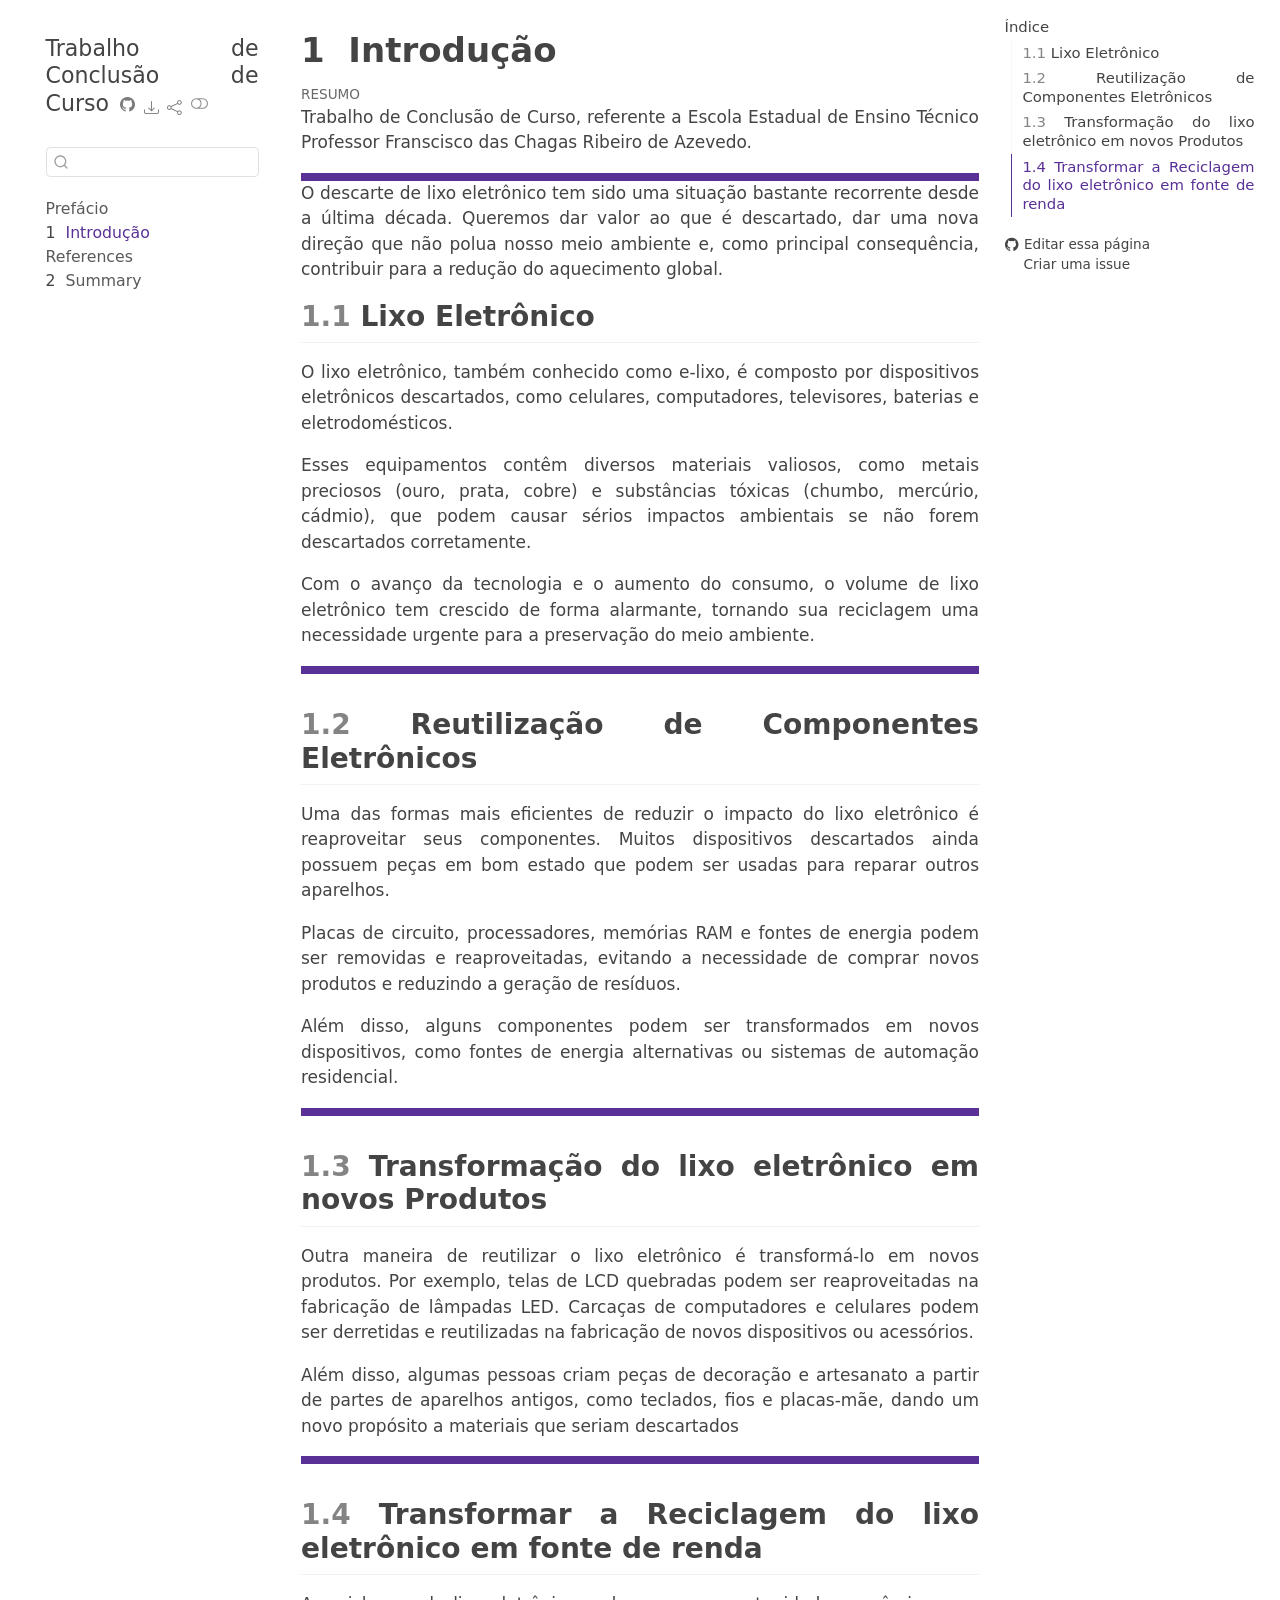
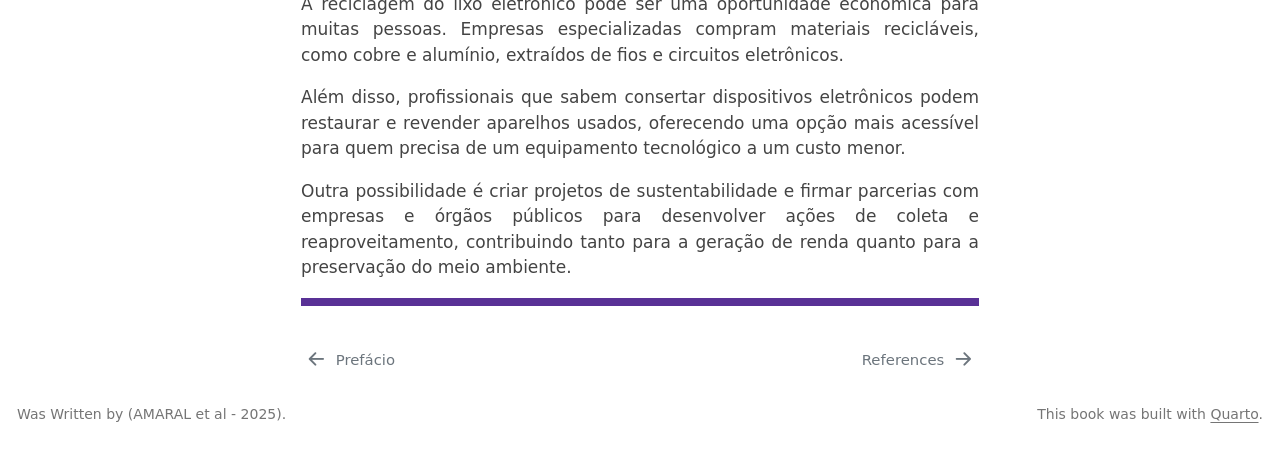
<file: docs/intro.html>
<!DOCTYPE html>
<html xmlns="http://www.w3.org/1999/xhtml" lang="pt" xml:lang="pt"><head>

<meta charset="utf-8">
<meta name="generator" content="quarto-1.5.57">

<meta name="viewport" content="width=device-width, initial-scale=1.0, user-scalable=yes">


<title>1&nbsp; Introdução – Trabalho de Conclusão de Curso </title>
<style>
code{white-space: pre-wrap;}
span.smallcaps{font-variant: small-caps;}
div.columns{display: flex; gap: min(4vw, 1.5em);}
div.column{flex: auto; overflow-x: auto;}
div.hanging-indent{margin-left: 1.5em; text-indent: -1.5em;}
ul.task-list{list-style: none;}
ul.task-list li input[type="checkbox"] {
  width: 0.8em;
  margin: 0 0.8em 0.2em -1em; /* quarto-specific, see https://github.com/quarto-dev/quarto-cli/issues/4556 */ 
  vertical-align: middle;
}
</style>


<script src="site_libs/quarto-nav/quarto-nav.js"></script>
<script src="site_libs/quarto-nav/headroom.min.js"></script>
<script src="site_libs/clipboard/clipboard.min.js"></script>
<script src="site_libs/quarto-search/autocomplete.umd.js"></script>
<script src="site_libs/quarto-search/fuse.min.js"></script>
<script src="site_libs/quarto-search/quarto-search.js"></script>
<meta name="quarto:offset" content="./">
<link href="./references.html" rel="next">
<link href="./index.html" rel="prev">
<script src="site_libs/quarto-html/quarto.js"></script>
<script src="site_libs/quarto-html/popper.min.js"></script>
<script src="site_libs/quarto-html/tippy.umd.min.js"></script>
<script src="site_libs/quarto-html/anchor.min.js"></script>
<link href="site_libs/quarto-html/tippy.css" rel="stylesheet">
<link href="site_libs/quarto-html/quarto-syntax-highlighting.css" rel="stylesheet" class="quarto-color-scheme" id="quarto-text-highlighting-styles">
<link href="site_libs/quarto-html/quarto-syntax-highlighting-dark.css" rel="prefetch" class="quarto-color-scheme quarto-color-alternate" id="quarto-text-highlighting-styles">
<script src="site_libs/bootstrap/bootstrap.min.js"></script>
<link href="site_libs/bootstrap/bootstrap-icons.css" rel="stylesheet">
<link href="site_libs/bootstrap/bootstrap.min.css" rel="stylesheet" class="quarto-color-scheme" id="quarto-bootstrap" data-mode="light">
<link href="site_libs/bootstrap/bootstrap-dark.min.css" rel="prefetch" class="quarto-color-scheme quarto-color-alternate" id="quarto-bootstrap" data-mode="dark">
<script id="quarto-search-options" type="application/json">{
  "location": "sidebar",
  "copy-button": false,
  "collapse-after": 3,
  "panel-placement": "start",
  "type": "textbox",
  "limit": 50,
  "keyboard-shortcut": [
    "f",
    "/",
    "s"
  ],
  "show-item-context": false,
  "language": {
    "search-no-results-text": "Nenhum resultado",
    "search-matching-documents-text": "documentos correspondentes",
    "search-copy-link-title": "Copiar link para a busca",
    "search-hide-matches-text": "Esconder correspondências adicionais",
    "search-more-match-text": "mais correspondência neste documento",
    "search-more-matches-text": "mais correspondências neste documento",
    "search-clear-button-title": "Limpar",
    "search-text-placeholder": "",
    "search-detached-cancel-button-title": "Cancelar",
    "search-submit-button-title": "Enviar",
    "search-label": "Procurar"
  }
}</script>
<script async="" src="https://hypothes.is/embed.js"></script>
<script>
  window.document.addEventListener("DOMContentLoaded", function (_event) {
    document.body.classList.add('hypothesis-enabled');
  });
</script>


</head>

<body class="nav-sidebar floating">

<div id="quarto-search-results"></div>
  <header id="quarto-header" class="headroom fixed-top">
  <nav class="quarto-secondary-nav">
    <div class="container-fluid d-flex">
      <button type="button" class="quarto-btn-toggle btn" data-bs-toggle="collapse" role="button" data-bs-target=".quarto-sidebar-collapse-item" aria-controls="quarto-sidebar" aria-expanded="false" aria-label="Alternar barra lateral" onclick="if (window.quartoToggleHeadroom) { window.quartoToggleHeadroom(); }">
        <i class="bi bi-layout-text-sidebar-reverse"></i>
      </button>
        <nav class="quarto-page-breadcrumbs" aria-label="breadcrumb"><ol class="breadcrumb"><li class="breadcrumb-item"><a href="./intro.html"><span class="chapter-number">1</span>&nbsp; <span class="chapter-title">Introdução</span></a></li></ol></nav>
        <a class="flex-grow-1" role="navigation" data-bs-toggle="collapse" data-bs-target=".quarto-sidebar-collapse-item" aria-controls="quarto-sidebar" aria-expanded="false" aria-label="Alternar barra lateral" onclick="if (window.quartoToggleHeadroom) { window.quartoToggleHeadroom(); }">      
        </a>
      <button type="button" class="btn quarto-search-button" aria-label="Procurar" onclick="window.quartoOpenSearch();">
        <i class="bi bi-search"></i>
      </button>
    </div>
  </nav>
</header>
<!-- content -->
<div id="quarto-content" class="quarto-container page-columns page-rows-contents page-layout-article">
<!-- sidebar -->
  <nav id="quarto-sidebar" class="sidebar collapse collapse-horizontal quarto-sidebar-collapse-item sidebar-navigation floating overflow-auto">
    <div class="pt-lg-2 mt-2 text-left sidebar-header">
    <div class="sidebar-title mb-0 py-0">
      <a href="./">Trabalho de Conclusão de Curso</a> 
        <div class="sidebar-tools-main tools-wide">
    <a href="https://github.com/MarioDhiego/TCC_Joao_Amaral" title="Código fonte" class="quarto-navigation-tool px-1" aria-label="Código fonte"><i class="bi bi-github"></i></a>
    <div class="dropdown">
      <a href="" title="Download" id="quarto-navigation-tool-dropdown-0" class="quarto-navigation-tool dropdown-toggle px-1" data-bs-toggle="dropdown" aria-expanded="false" role="link" aria-label="Download"><i class="bi bi-download"></i></a>
      <ul class="dropdown-menu" aria-labelledby="quarto-navigation-tool-dropdown-0">
          <li>
            <a class="dropdown-item sidebar-tools-main-item" href="./Trabalho-de-Conclusão-de-Curso-.pdf">
              <i class="bi bi-file-pdf pe-1"></i>
            Download PDF
            </a>
          </li>
          <li>
            <a class="dropdown-item sidebar-tools-main-item" href="./Trabalho-de-Conclusão-de-Curso-.epub">
              <i class="bi bi-journal pe-1"></i>
            Download ePub
            </a>
          </li>
      </ul>
    </div>
    <div class="dropdown">
      <a href="" title="Share" id="quarto-navigation-tool-dropdown-1" class="quarto-navigation-tool dropdown-toggle px-1" data-bs-toggle="dropdown" aria-expanded="false" role="link" aria-label="Share"><i class="bi bi-share"></i></a>
      <ul class="dropdown-menu" aria-labelledby="quarto-navigation-tool-dropdown-1">
          <li>
            <a class="dropdown-item sidebar-tools-main-item" href="https://twitter.com/intent/tweet?url=|url|">
              <i class="bi bi-twitter pe-1"></i>
            Twitter
            </a>
          </li>
          <li>
            <a class="dropdown-item sidebar-tools-main-item" href="https://www.facebook.com/sharer/sharer.php?u=|url|">
              <i class="bi bi-facebook pe-1"></i>
            Facebook
            </a>
          </li>
      </ul>
    </div>
  <a href="" class="quarto-color-scheme-toggle quarto-navigation-tool  px-1" onclick="window.quartoToggleColorScheme(); return false;" title="Alternar modo escuro"><i class="bi"></i></a>
</div>
    </div>
      </div>
        <div class="mt-2 flex-shrink-0 align-items-center">
        <div class="sidebar-search">
        <div id="quarto-search" class="" title="Procurar"></div>
        </div>
        </div>
    <div class="sidebar-menu-container"> 
    <ul class="list-unstyled mt-1">
        <li class="sidebar-item">
  <div class="sidebar-item-container"> 
  <a href="./index.html" class="sidebar-item-text sidebar-link">
 <span class="menu-text">Prefácio</span></a>
  </div>
</li>
        <li class="sidebar-item">
  <div class="sidebar-item-container"> 
  <a href="./intro.html" class="sidebar-item-text sidebar-link active">
 <span class="menu-text"><span class="chapter-number">1</span>&nbsp; <span class="chapter-title">Introdução</span></span></a>
  </div>
</li>
        <li class="sidebar-item">
  <div class="sidebar-item-container"> 
  <a href="./references.html" class="sidebar-item-text sidebar-link">
 <span class="menu-text">References</span></a>
  </div>
</li>
        <li class="sidebar-item">
  <div class="sidebar-item-container"> 
  <a href="./summary.html" class="sidebar-item-text sidebar-link">
 <span class="menu-text"><span class="chapter-number">2</span>&nbsp; <span class="chapter-title">Summary</span></span></a>
  </div>
</li>
    </ul>
    </div>
</nav>
<div id="quarto-sidebar-glass" class="quarto-sidebar-collapse-item" data-bs-toggle="collapse" data-bs-target=".quarto-sidebar-collapse-item"></div>
<!-- margin-sidebar -->
    <div id="quarto-margin-sidebar" class="sidebar margin-sidebar">
        <nav id="TOC" role="doc-toc" class="toc-active">
    <h2 id="toc-title">Índice</h2>
   
  <ul>
  <li><a href="#lixo-eletrônico" id="toc-lixo-eletrônico" class="nav-link active" data-scroll-target="#lixo-eletrônico"><span class="header-section-number">1.1</span> Lixo Eletrônico</a></li>
  <li><a href="#reutilização-de-componentes-eletrônicos" id="toc-reutilização-de-componentes-eletrônicos" class="nav-link" data-scroll-target="#reutilização-de-componentes-eletrônicos"><span class="header-section-number">1.2</span> Reutilização de Componentes Eletrônicos</a></li>
  <li><a href="#transformação-do-lixo-eletrônico-em-novos-produtos" id="toc-transformação-do-lixo-eletrônico-em-novos-produtos" class="nav-link" data-scroll-target="#transformação-do-lixo-eletrônico-em-novos-produtos"><span class="header-section-number">1.3</span> Transformação do lixo eletrônico em novos Produtos</a></li>
  <li><a href="#transformar-a-reciclagem-do-lixo-eletrônico-em-fonte-de-renda" id="toc-transformar-a-reciclagem-do-lixo-eletrônico-em-fonte-de-renda" class="nav-link" data-scroll-target="#transformar-a-reciclagem-do-lixo-eletrônico-em-fonte-de-renda"><span class="header-section-number">1.4</span> Transformar a Reciclagem do lixo eletrônico em fonte de renda</a></li>
  </ul>
<div class="toc-actions"><ul><li><a href="https://github.com/MarioDhiego/TCC_Joao_Amaral/edit/main/intro.qmd" class="toc-action"><i class="bi bi-github"></i>Editar essa página</a></li><li><a href="https://github.com/MarioDhiego/TCC_Joao_Amaral/issues/new" class="toc-action"><i class="bi empty"></i>Criar uma issue</a></li></ul></div></nav>
    </div>
<!-- main -->
<main class="content" id="quarto-document-content">

<header id="title-block-header" class="quarto-title-block default">
<div class="quarto-title">
<h1 class="title"><span class="chapter-number">1</span>&nbsp; <span class="chapter-title">Introdução</span></h1>
</div>



<div class="quarto-title-meta">

    
  
    
  </div>
  
<div>
  <div class="abstract">
    <div class="block-title">Resumo</div>
    Trabalho de Conclusão de Curso, referente a Escola Estadual de Ensino Técnico Professor Franscisco das Chagas Ribeiro de Azevedo.
  </div>
</div>


</header>


<div class="progress">
<div class="progress-bar" style="width: 100%;">

</div>
</div>
<style>
body{text-align: justify}
</style>
<p>O descarte de lixo eletrônico tem sido uma situação bastante recorrente desde a última década. Queremos dar valor ao que é descartado, dar uma nova direção que não polua nosso meio ambiente e, como principal consequência, contribuir para a redução do aquecimento global.</p>
<section id="lixo-eletrônico" class="level2" data-number="1.1">
<h2 data-number="1.1" class="anchored" data-anchor-id="lixo-eletrônico"><span class="header-section-number">1.1</span> Lixo Eletrônico</h2>
<p>O lixo eletrônico, também conhecido como e-lixo, é composto por dispositivos eletrônicos descartados, como celulares, computadores, televisores, baterias e eletrodomésticos.</p>
<p>Esses equipamentos contêm diversos materiais valiosos, como metais preciosos (ouro, prata, cobre) e substâncias tóxicas (chumbo, mercúrio, cádmio), que podem causar sérios impactos ambientais se não forem descartados corretamente.</p>
<p>Com o avanço da tecnologia e o aumento do consumo, o volume de lixo eletrônico tem crescido de forma alarmante, tornando sua reciclagem uma necessidade urgente para a preservação do meio ambiente.</p>
<div class="progress">
<div class="progress-bar" style="width: 100%;">

</div>
</div>
</section>
<section id="reutilização-de-componentes-eletrônicos" class="level2" data-number="1.2">
<h2 data-number="1.2" class="anchored" data-anchor-id="reutilização-de-componentes-eletrônicos"><span class="header-section-number">1.2</span> Reutilização de Componentes Eletrônicos</h2>
<p>Uma das formas mais eficientes de reduzir o impacto do lixo eletrônico é reaproveitar seus componentes. Muitos dispositivos descartados ainda possuem peças em bom estado que podem ser usadas para reparar outros aparelhos.</p>
<p>Placas de circuito, processadores, memórias RAM e fontes de energia podem ser removidas e reaproveitadas, evitando a necessidade de comprar novos produtos e reduzindo a geração de resíduos.</p>
<p>Além disso, alguns componentes podem ser transformados em novos dispositivos, como fontes de energia alternativas ou sistemas de automação residencial.</p>
<div class="progress">
<div class="progress-bar" style="width: 100%;">

</div>
</div>
</section>
<section id="transformação-do-lixo-eletrônico-em-novos-produtos" class="level2" data-number="1.3">
<h2 data-number="1.3" class="anchored" data-anchor-id="transformação-do-lixo-eletrônico-em-novos-produtos"><span class="header-section-number">1.3</span> Transformação do lixo eletrônico em novos Produtos</h2>
<p>Outra maneira de reutilizar o lixo eletrônico é transformá-lo em novos produtos. Por exemplo, telas de LCD quebradas podem ser reaproveitadas na fabricação de lâmpadas LED. Carcaças de computadores e celulares podem ser derretidas e reutilizadas na fabricação de novos dispositivos ou acessórios.</p>
<p>Além disso, algumas pessoas criam peças de decoração e artesanato a partir de partes de aparelhos antigos, como teclados, fios e placas-mãe, dando um novo propósito a materiais que seriam descartados</p>
<div class="progress">
<div class="progress-bar" style="width: 100%;">

</div>
</div>
</section>
<section id="transformar-a-reciclagem-do-lixo-eletrônico-em-fonte-de-renda" class="level2" data-number="1.4">
<h2 data-number="1.4" class="anchored" data-anchor-id="transformar-a-reciclagem-do-lixo-eletrônico-em-fonte-de-renda"><span class="header-section-number">1.4</span> Transformar a Reciclagem do lixo eletrônico em fonte de renda</h2>
<p>A reciclagem do lixo eletrônico pode ser uma oportunidade econômica para muitas pessoas. Empresas especializadas compram materiais recicláveis, como cobre e alumínio, extraídos de fios e circuitos eletrônicos.</p>
<p>Além disso, profissionais que sabem consertar dispositivos eletrônicos podem restaurar e revender aparelhos usados, oferecendo uma opção mais acessível para quem precisa de um equipamento tecnológico a um custo menor.</p>
<p>Outra possibilidade é criar projetos de sustentabilidade e firmar parcerias com empresas e órgãos públicos para desenvolver ações de coleta e reaproveitamento, contribuindo tanto para a geração de renda quanto para a preservação do meio ambiente.</p>
<div class="progress">
<div class="progress-bar" style="width: 100%;">

</div>
</div>


</section>

</main> <!-- /main -->
<script id="quarto-html-after-body" type="application/javascript">
window.document.addEventListener("DOMContentLoaded", function (event) {
  const toggleBodyColorMode = (bsSheetEl) => {
    const mode = bsSheetEl.getAttribute("data-mode");
    const bodyEl = window.document.querySelector("body");
    if (mode === "dark") {
      bodyEl.classList.add("quarto-dark");
      bodyEl.classList.remove("quarto-light");
    } else {
      bodyEl.classList.add("quarto-light");
      bodyEl.classList.remove("quarto-dark");
    }
  }
  const toggleBodyColorPrimary = () => {
    const bsSheetEl = window.document.querySelector("link#quarto-bootstrap");
    if (bsSheetEl) {
      toggleBodyColorMode(bsSheetEl);
    }
  }
  toggleBodyColorPrimary();  
  const disableStylesheet = (stylesheets) => {
    for (let i=0; i < stylesheets.length; i++) {
      const stylesheet = stylesheets[i];
      stylesheet.rel = 'prefetch';
    }
  }
  const enableStylesheet = (stylesheets) => {
    for (let i=0; i < stylesheets.length; i++) {
      const stylesheet = stylesheets[i];
      stylesheet.rel = 'stylesheet';
    }
  }
  const manageTransitions = (selector, allowTransitions) => {
    const els = window.document.querySelectorAll(selector);
    for (let i=0; i < els.length; i++) {
      const el = els[i];
      if (allowTransitions) {
        el.classList.remove('notransition');
      } else {
        el.classList.add('notransition');
      }
    }
  }
  const toggleGiscusIfUsed = (isAlternate, darkModeDefault) => {
    const baseTheme = document.querySelector('#giscus-base-theme')?.value ?? 'light';
    const alternateTheme = document.querySelector('#giscus-alt-theme')?.value ?? 'dark';
    let newTheme = '';
    if(darkModeDefault) {
      newTheme = isAlternate ? baseTheme : alternateTheme;
    } else {
      newTheme = isAlternate ? alternateTheme : baseTheme;
    }
    const changeGiscusTheme = () => {
      // From: https://github.com/giscus/giscus/issues/336
      const sendMessage = (message) => {
        const iframe = document.querySelector('iframe.giscus-frame');
        if (!iframe) return;
        iframe.contentWindow.postMessage({ giscus: message }, 'https://giscus.app');
      }
      sendMessage({
        setConfig: {
          theme: newTheme
        }
      });
    }
    const isGiscussLoaded = window.document.querySelector('iframe.giscus-frame') !== null;
    if (isGiscussLoaded) {
      changeGiscusTheme();
    }
  }
  const toggleColorMode = (alternate) => {
    // Switch the stylesheets
    const alternateStylesheets = window.document.querySelectorAll('link.quarto-color-scheme.quarto-color-alternate');
    manageTransitions('#quarto-margin-sidebar .nav-link', false);
    if (alternate) {
      enableStylesheet(alternateStylesheets);
      for (const sheetNode of alternateStylesheets) {
        if (sheetNode.id === "quarto-bootstrap") {
          toggleBodyColorMode(sheetNode);
        }
      }
    } else {
      disableStylesheet(alternateStylesheets);
      toggleBodyColorPrimary();
    }
    manageTransitions('#quarto-margin-sidebar .nav-link', true);
    // Switch the toggles
    const toggles = window.document.querySelectorAll('.quarto-color-scheme-toggle');
    for (let i=0; i < toggles.length; i++) {
      const toggle = toggles[i];
      if (toggle) {
        if (alternate) {
          toggle.classList.add("alternate");     
        } else {
          toggle.classList.remove("alternate");
        }
      }
    }
    // Hack to workaround the fact that safari doesn't
    // properly recolor the scrollbar when toggling (#1455)
    if (navigator.userAgent.indexOf('Safari') > 0 && navigator.userAgent.indexOf('Chrome') == -1) {
      manageTransitions("body", false);
      window.scrollTo(0, 1);
      setTimeout(() => {
        window.scrollTo(0, 0);
        manageTransitions("body", true);
      }, 40);  
    }
  }
  const isFileUrl = () => { 
    return window.location.protocol === 'file:';
  }
  const hasAlternateSentinel = () => {  
    let styleSentinel = getColorSchemeSentinel();
    if (styleSentinel !== null) {
      return styleSentinel === "alternate";
    } else {
      return false;
    }
  }
  const setStyleSentinel = (alternate) => {
    const value = alternate ? "alternate" : "default";
    if (!isFileUrl()) {
      window.localStorage.setItem("quarto-color-scheme", value);
    } else {
      localAlternateSentinel = value;
    }
  }
  const getColorSchemeSentinel = () => {
    if (!isFileUrl()) {
      const storageValue = window.localStorage.getItem("quarto-color-scheme");
      return storageValue != null ? storageValue : localAlternateSentinel;
    } else {
      return localAlternateSentinel;
    }
  }
  const darkModeDefault = false;
  let localAlternateSentinel = darkModeDefault ? 'alternate' : 'default';
  // Dark / light mode switch
  window.quartoToggleColorScheme = () => {
    // Read the current dark / light value 
    let toAlternate = !hasAlternateSentinel();
    toggleColorMode(toAlternate);
    setStyleSentinel(toAlternate);
    toggleGiscusIfUsed(toAlternate, darkModeDefault);
  };
  // Ensure there is a toggle, if there isn't float one in the top right
  if (window.document.querySelector('.quarto-color-scheme-toggle') === null) {
    const a = window.document.createElement('a');
    a.classList.add('top-right');
    a.classList.add('quarto-color-scheme-toggle');
    a.href = "";
    a.onclick = function() { try { window.quartoToggleColorScheme(); } catch {} return false; };
    const i = window.document.createElement("i");
    i.classList.add('bi');
    a.appendChild(i);
    window.document.body.appendChild(a);
  }
  // Switch to dark mode if need be
  if (hasAlternateSentinel()) {
    toggleColorMode(true);
  } else {
    toggleColorMode(false);
  }
  const icon = "";
  const anchorJS = new window.AnchorJS();
  anchorJS.options = {
    placement: 'right',
    icon: icon
  };
  anchorJS.add('.anchored');
  const isCodeAnnotation = (el) => {
    for (const clz of el.classList) {
      if (clz.startsWith('code-annotation-')) {                     
        return true;
      }
    }
    return false;
  }
  const onCopySuccess = function(e) {
    // button target
    const button = e.trigger;
    // don't keep focus
    button.blur();
    // flash "checked"
    button.classList.add('code-copy-button-checked');
    var currentTitle = button.getAttribute("title");
    button.setAttribute("title", "Copiada");
    let tooltip;
    if (window.bootstrap) {
      button.setAttribute("data-bs-toggle", "tooltip");
      button.setAttribute("data-bs-placement", "left");
      button.setAttribute("data-bs-title", "Copiada");
      tooltip = new bootstrap.Tooltip(button, 
        { trigger: "manual", 
          customClass: "code-copy-button-tooltip",
          offset: [0, -8]});
      tooltip.show();    
    }
    setTimeout(function() {
      if (tooltip) {
        tooltip.hide();
        button.removeAttribute("data-bs-title");
        button.removeAttribute("data-bs-toggle");
        button.removeAttribute("data-bs-placement");
      }
      button.setAttribute("title", currentTitle);
      button.classList.remove('code-copy-button-checked');
    }, 1000);
    // clear code selection
    e.clearSelection();
  }
  const getTextToCopy = function(trigger) {
      const codeEl = trigger.previousElementSibling.cloneNode(true);
      for (const childEl of codeEl.children) {
        if (isCodeAnnotation(childEl)) {
          childEl.remove();
        }
      }
      return codeEl.innerText;
  }
  const clipboard = new window.ClipboardJS('.code-copy-button:not([data-in-quarto-modal])', {
    text: getTextToCopy
  });
  clipboard.on('success', onCopySuccess);
  if (window.document.getElementById('quarto-embedded-source-code-modal')) {
    // For code content inside modals, clipBoardJS needs to be initialized with a container option
    // TODO: Check when it could be a function (https://github.com/zenorocha/clipboard.js/issues/860)
    const clipboardModal = new window.ClipboardJS('.code-copy-button[data-in-quarto-modal]', {
      text: getTextToCopy,
      container: window.document.getElementById('quarto-embedded-source-code-modal')
    });
    clipboardModal.on('success', onCopySuccess);
  }
    var localhostRegex = new RegExp(/^(?:http|https):\/\/localhost\:?[0-9]*\//);
    var mailtoRegex = new RegExp(/^mailto:/);
      var filterRegex = new RegExp('/' + window.location.host + '/');
    var isInternal = (href) => {
        return filterRegex.test(href) || localhostRegex.test(href) || mailtoRegex.test(href);
    }
    // Inspect non-navigation links and adorn them if external
 	var links = window.document.querySelectorAll('a[href]:not(.nav-link):not(.navbar-brand):not(.toc-action):not(.sidebar-link):not(.sidebar-item-toggle):not(.pagination-link):not(.no-external):not([aria-hidden]):not(.dropdown-item):not(.quarto-navigation-tool):not(.about-link)');
    for (var i=0; i<links.length; i++) {
      const link = links[i];
      if (!isInternal(link.href)) {
        // undo the damage that might have been done by quarto-nav.js in the case of
        // links that we want to consider external
        if (link.dataset.originalHref !== undefined) {
          link.href = link.dataset.originalHref;
        }
      }
    }
  function tippyHover(el, contentFn, onTriggerFn, onUntriggerFn) {
    const config = {
      allowHTML: true,
      maxWidth: 500,
      delay: 100,
      arrow: false,
      appendTo: function(el) {
          return el.parentElement;
      },
      interactive: true,
      interactiveBorder: 10,
      theme: 'quarto',
      placement: 'bottom-start',
    };
    if (contentFn) {
      config.content = contentFn;
    }
    if (onTriggerFn) {
      config.onTrigger = onTriggerFn;
    }
    if (onUntriggerFn) {
      config.onUntrigger = onUntriggerFn;
    }
    window.tippy(el, config); 
  }
  const noterefs = window.document.querySelectorAll('a[role="doc-noteref"]');
  for (var i=0; i<noterefs.length; i++) {
    const ref = noterefs[i];
    tippyHover(ref, function() {
      // use id or data attribute instead here
      let href = ref.getAttribute('data-footnote-href') || ref.getAttribute('href');
      try { href = new URL(href).hash; } catch {}
      const id = href.replace(/^#\/?/, "");
      const note = window.document.getElementById(id);
      if (note) {
        return note.innerHTML;
      } else {
        return "";
      }
    });
  }
  const xrefs = window.document.querySelectorAll('a.quarto-xref');
  const processXRef = (id, note) => {
    // Strip column container classes
    const stripColumnClz = (el) => {
      el.classList.remove("page-full", "page-columns");
      if (el.children) {
        for (const child of el.children) {
          stripColumnClz(child);
        }
      }
    }
    stripColumnClz(note)
    if (id === null || id.startsWith('sec-')) {
      // Special case sections, only their first couple elements
      const container = document.createElement("div");
      if (note.children && note.children.length > 2) {
        container.appendChild(note.children[0].cloneNode(true));
        for (let i = 1; i < note.children.length; i++) {
          const child = note.children[i];
          if (child.tagName === "P" && child.innerText === "") {
            continue;
          } else {
            container.appendChild(child.cloneNode(true));
            break;
          }
        }
        if (window.Quarto?.typesetMath) {
          window.Quarto.typesetMath(container);
        }
        return container.innerHTML
      } else {
        if (window.Quarto?.typesetMath) {
          window.Quarto.typesetMath(note);
        }
        return note.innerHTML;
      }
    } else {
      // Remove any anchor links if they are present
      const anchorLink = note.querySelector('a.anchorjs-link');
      if (anchorLink) {
        anchorLink.remove();
      }
      if (window.Quarto?.typesetMath) {
        window.Quarto.typesetMath(note);
      }
      // TODO in 1.5, we should make sure this works without a callout special case
      if (note.classList.contains("callout")) {
        return note.outerHTML;
      } else {
        return note.innerHTML;
      }
    }
  }
  for (var i=0; i<xrefs.length; i++) {
    const xref = xrefs[i];
    tippyHover(xref, undefined, function(instance) {
      instance.disable();
      let url = xref.getAttribute('href');
      let hash = undefined; 
      if (url.startsWith('#')) {
        hash = url;
      } else {
        try { hash = new URL(url).hash; } catch {}
      }
      if (hash) {
        const id = hash.replace(/^#\/?/, "");
        const note = window.document.getElementById(id);
        if (note !== null) {
          try {
            const html = processXRef(id, note.cloneNode(true));
            instance.setContent(html);
          } finally {
            instance.enable();
            instance.show();
          }
        } else {
          // See if we can fetch this
          fetch(url.split('#')[0])
          .then(res => res.text())
          .then(html => {
            const parser = new DOMParser();
            const htmlDoc = parser.parseFromString(html, "text/html");
            const note = htmlDoc.getElementById(id);
            if (note !== null) {
              const html = processXRef(id, note);
              instance.setContent(html);
            } 
          }).finally(() => {
            instance.enable();
            instance.show();
          });
        }
      } else {
        // See if we can fetch a full url (with no hash to target)
        // This is a special case and we should probably do some content thinning / targeting
        fetch(url)
        .then(res => res.text())
        .then(html => {
          const parser = new DOMParser();
          const htmlDoc = parser.parseFromString(html, "text/html");
          const note = htmlDoc.querySelector('main.content');
          if (note !== null) {
            // This should only happen for chapter cross references
            // (since there is no id in the URL)
            // remove the first header
            if (note.children.length > 0 && note.children[0].tagName === "HEADER") {
              note.children[0].remove();
            }
            const html = processXRef(null, note);
            instance.setContent(html);
          } 
        }).finally(() => {
          instance.enable();
          instance.show();
        });
      }
    }, function(instance) {
    });
  }
      let selectedAnnoteEl;
      const selectorForAnnotation = ( cell, annotation) => {
        let cellAttr = 'data-code-cell="' + cell + '"';
        let lineAttr = 'data-code-annotation="' +  annotation + '"';
        const selector = 'span[' + cellAttr + '][' + lineAttr + ']';
        return selector;
      }
      const selectCodeLines = (annoteEl) => {
        const doc = window.document;
        const targetCell = annoteEl.getAttribute("data-target-cell");
        const targetAnnotation = annoteEl.getAttribute("data-target-annotation");
        const annoteSpan = window.document.querySelector(selectorForAnnotation(targetCell, targetAnnotation));
        const lines = annoteSpan.getAttribute("data-code-lines").split(",");
        const lineIds = lines.map((line) => {
          return targetCell + "-" + line;
        })
        let top = null;
        let height = null;
        let parent = null;
        if (lineIds.length > 0) {
            //compute the position of the single el (top and bottom and make a div)
            const el = window.document.getElementById(lineIds[0]);
            top = el.offsetTop;
            height = el.offsetHeight;
            parent = el.parentElement.parentElement;
          if (lineIds.length > 1) {
            const lastEl = window.document.getElementById(lineIds[lineIds.length - 1]);
            const bottom = lastEl.offsetTop + lastEl.offsetHeight;
            height = bottom - top;
          }
          if (top !== null && height !== null && parent !== null) {
            // cook up a div (if necessary) and position it 
            let div = window.document.getElementById("code-annotation-line-highlight");
            if (div === null) {
              div = window.document.createElement("div");
              div.setAttribute("id", "code-annotation-line-highlight");
              div.style.position = 'absolute';
              parent.appendChild(div);
            }
            div.style.top = top - 2 + "px";
            div.style.height = height + 4 + "px";
            div.style.left = 0;
            let gutterDiv = window.document.getElementById("code-annotation-line-highlight-gutter");
            if (gutterDiv === null) {
              gutterDiv = window.document.createElement("div");
              gutterDiv.setAttribute("id", "code-annotation-line-highlight-gutter");
              gutterDiv.style.position = 'absolute';
              const codeCell = window.document.getElementById(targetCell);
              const gutter = codeCell.querySelector('.code-annotation-gutter');
              gutter.appendChild(gutterDiv);
            }
            gutterDiv.style.top = top - 2 + "px";
            gutterDiv.style.height = height + 4 + "px";
          }
          selectedAnnoteEl = annoteEl;
        }
      };
      const unselectCodeLines = () => {
        const elementsIds = ["code-annotation-line-highlight", "code-annotation-line-highlight-gutter"];
        elementsIds.forEach((elId) => {
          const div = window.document.getElementById(elId);
          if (div) {
            div.remove();
          }
        });
        selectedAnnoteEl = undefined;
      };
        // Handle positioning of the toggle
    window.addEventListener(
      "resize",
      throttle(() => {
        elRect = undefined;
        if (selectedAnnoteEl) {
          selectCodeLines(selectedAnnoteEl);
        }
      }, 10)
    );
    function throttle(fn, ms) {
    let throttle = false;
    let timer;
      return (...args) => {
        if(!throttle) { // first call gets through
            fn.apply(this, args);
            throttle = true;
        } else { // all the others get throttled
            if(timer) clearTimeout(timer); // cancel #2
            timer = setTimeout(() => {
              fn.apply(this, args);
              timer = throttle = false;
            }, ms);
        }
      };
    }
      // Attach click handler to the DT
      const annoteDls = window.document.querySelectorAll('dt[data-target-cell]');
      for (const annoteDlNode of annoteDls) {
        annoteDlNode.addEventListener('click', (event) => {
          const clickedEl = event.target;
          if (clickedEl !== selectedAnnoteEl) {
            unselectCodeLines();
            const activeEl = window.document.querySelector('dt[data-target-cell].code-annotation-active');
            if (activeEl) {
              activeEl.classList.remove('code-annotation-active');
            }
            selectCodeLines(clickedEl);
            clickedEl.classList.add('code-annotation-active');
          } else {
            // Unselect the line
            unselectCodeLines();
            clickedEl.classList.remove('code-annotation-active');
          }
        });
      }
  const findCites = (el) => {
    const parentEl = el.parentElement;
    if (parentEl) {
      const cites = parentEl.dataset.cites;
      if (cites) {
        return {
          el,
          cites: cites.split(' ')
        };
      } else {
        return findCites(el.parentElement)
      }
    } else {
      return undefined;
    }
  };
  var bibliorefs = window.document.querySelectorAll('a[role="doc-biblioref"]');
  for (var i=0; i<bibliorefs.length; i++) {
    const ref = bibliorefs[i];
    const citeInfo = findCites(ref);
    if (citeInfo) {
      tippyHover(citeInfo.el, function() {
        var popup = window.document.createElement('div');
        citeInfo.cites.forEach(function(cite) {
          var citeDiv = window.document.createElement('div');
          citeDiv.classList.add('hanging-indent');
          citeDiv.classList.add('csl-entry');
          var biblioDiv = window.document.getElementById('ref-' + cite);
          if (biblioDiv) {
            citeDiv.innerHTML = biblioDiv.innerHTML;
          }
          popup.appendChild(citeDiv);
        });
        return popup.innerHTML;
      });
    }
  }
});
</script>
<nav class="page-navigation">
  <div class="nav-page nav-page-previous">
      <a href="./index.html" class="pagination-link" aria-label="Prefácio">
        <i class="bi bi-arrow-left-short"></i> <span class="nav-page-text">Prefácio</span>
      </a>          
  </div>
  <div class="nav-page nav-page-next">
      <a href="./references.html" class="pagination-link" aria-label="References">
        <span class="nav-page-text">References</span> <i class="bi bi-arrow-right-short"></i>
      </a>
  </div>
</nav>
</div> <!-- /content -->
<footer class="footer">
  <div class="nav-footer">
    <div class="nav-footer-left">
<p>Was Written by (AMARAL et al - 2025).</p>
</div>   
    <div class="nav-footer-center">
      &nbsp;
    <div class="toc-actions d-sm-block d-md-none"><ul><li><a href="https://github.com/MarioDhiego/TCC_Joao_Amaral/edit/main/intro.qmd" class="toc-action"><i class="bi bi-github"></i>Editar essa página</a></li><li><a href="https://github.com/MarioDhiego/TCC_Joao_Amaral/issues/new" class="toc-action"><i class="bi empty"></i>Criar uma issue</a></li></ul></div></div>
    <div class="nav-footer-right">
<p>This book was built with <a href="https://quarto.org/">Quarto</a>.</p>
</div>
  </div>
</footer>




</body></html>
</file>
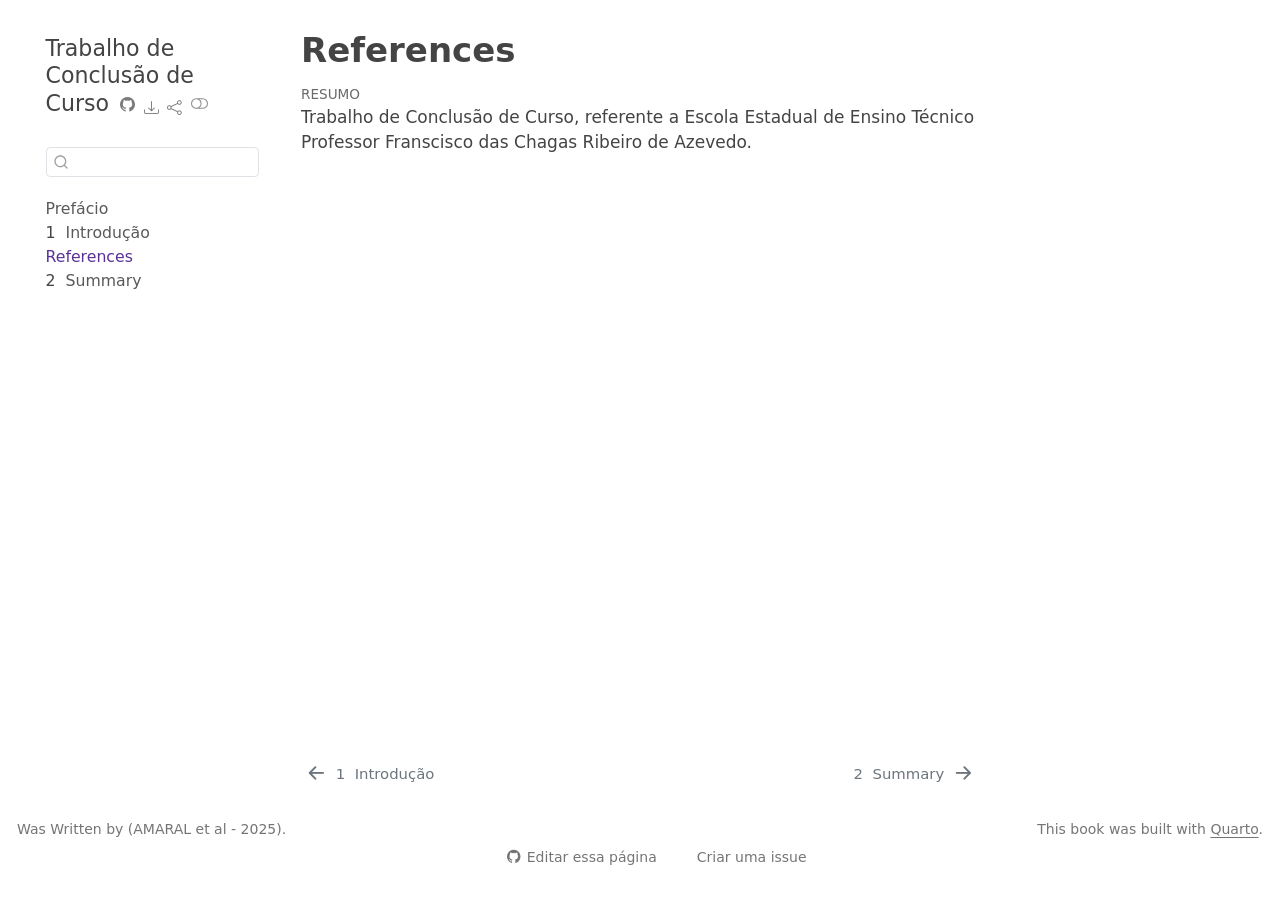
<file: docs/references.html>
<!DOCTYPE html>
<html xmlns="http://www.w3.org/1999/xhtml" lang="pt" xml:lang="pt"><head>

<meta charset="utf-8">
<meta name="generator" content="quarto-1.5.57">

<meta name="viewport" content="width=device-width, initial-scale=1.0, user-scalable=yes">


<title>References – Trabalho de Conclusão de Curso</title>
<style>
code{white-space: pre-wrap;}
span.smallcaps{font-variant: small-caps;}
div.columns{display: flex; gap: min(4vw, 1.5em);}
div.column{flex: auto; overflow-x: auto;}
div.hanging-indent{margin-left: 1.5em; text-indent: -1.5em;}
ul.task-list{list-style: none;}
ul.task-list li input[type="checkbox"] {
  width: 0.8em;
  margin: 0 0.8em 0.2em -1em; /* quarto-specific, see https://github.com/quarto-dev/quarto-cli/issues/4556 */ 
  vertical-align: middle;
}
/* CSS for citations */
div.csl-bib-body { }
div.csl-entry {
  clear: both;
}
.hanging-indent div.csl-entry {
  margin-left:2em;
  text-indent:-2em;
}
div.csl-left-margin {
  min-width:2em;
  float:left;
}
div.csl-right-inline {
  margin-left:2em;
  padding-left:1em;
}
div.csl-indent {
  margin-left: 2em;
}</style>


<script src="site_libs/quarto-nav/quarto-nav.js"></script>
<script src="site_libs/quarto-nav/headroom.min.js"></script>
<script src="site_libs/clipboard/clipboard.min.js"></script>
<script src="site_libs/quarto-search/autocomplete.umd.js"></script>
<script src="site_libs/quarto-search/fuse.min.js"></script>
<script src="site_libs/quarto-search/quarto-search.js"></script>
<meta name="quarto:offset" content="./">
<link href="./summary.html" rel="next">
<link href="./intro.html" rel="prev">
<script src="site_libs/quarto-html/quarto.js"></script>
<script src="site_libs/quarto-html/popper.min.js"></script>
<script src="site_libs/quarto-html/tippy.umd.min.js"></script>
<script src="site_libs/quarto-html/anchor.min.js"></script>
<link href="site_libs/quarto-html/tippy.css" rel="stylesheet">
<link href="site_libs/quarto-html/quarto-syntax-highlighting.css" rel="stylesheet" class="quarto-color-scheme" id="quarto-text-highlighting-styles">
<link href="site_libs/quarto-html/quarto-syntax-highlighting-dark.css" rel="prefetch" class="quarto-color-scheme quarto-color-alternate" id="quarto-text-highlighting-styles">
<script src="site_libs/bootstrap/bootstrap.min.js"></script>
<link href="site_libs/bootstrap/bootstrap-icons.css" rel="stylesheet">
<link href="site_libs/bootstrap/bootstrap.min.css" rel="stylesheet" class="quarto-color-scheme" id="quarto-bootstrap" data-mode="light">
<link href="site_libs/bootstrap/bootstrap-dark.min.css" rel="prefetch" class="quarto-color-scheme quarto-color-alternate" id="quarto-bootstrap" data-mode="dark">
<script id="quarto-search-options" type="application/json">{
  "location": "sidebar",
  "copy-button": false,
  "collapse-after": 3,
  "panel-placement": "start",
  "type": "textbox",
  "limit": 50,
  "keyboard-shortcut": [
    "f",
    "/",
    "s"
  ],
  "show-item-context": false,
  "language": {
    "search-no-results-text": "Nenhum resultado",
    "search-matching-documents-text": "documentos correspondentes",
    "search-copy-link-title": "Copiar link para a busca",
    "search-hide-matches-text": "Esconder correspondências adicionais",
    "search-more-match-text": "mais correspondência neste documento",
    "search-more-matches-text": "mais correspondências neste documento",
    "search-clear-button-title": "Limpar",
    "search-text-placeholder": "",
    "search-detached-cancel-button-title": "Cancelar",
    "search-submit-button-title": "Enviar",
    "search-label": "Procurar"
  }
}</script>
<script async="" src="https://hypothes.is/embed.js"></script>
<script>
  window.document.addEventListener("DOMContentLoaded", function (_event) {
    document.body.classList.add('hypothesis-enabled');
  });
</script>


</head>

<body class="nav-sidebar floating">

<div id="quarto-search-results"></div>
  <header id="quarto-header" class="headroom fixed-top">
  <nav class="quarto-secondary-nav">
    <div class="container-fluid d-flex">
      <button type="button" class="quarto-btn-toggle btn" data-bs-toggle="collapse" role="button" data-bs-target=".quarto-sidebar-collapse-item" aria-controls="quarto-sidebar" aria-expanded="false" aria-label="Alternar barra lateral" onclick="if (window.quartoToggleHeadroom) { window.quartoToggleHeadroom(); }">
        <i class="bi bi-layout-text-sidebar-reverse"></i>
      </button>
        <nav class="quarto-page-breadcrumbs" aria-label="breadcrumb"><ol class="breadcrumb"><li class="breadcrumb-item"><a href="./references.html">References</a></li></ol></nav>
        <a class="flex-grow-1" role="navigation" data-bs-toggle="collapse" data-bs-target=".quarto-sidebar-collapse-item" aria-controls="quarto-sidebar" aria-expanded="false" aria-label="Alternar barra lateral" onclick="if (window.quartoToggleHeadroom) { window.quartoToggleHeadroom(); }">      
        </a>
      <button type="button" class="btn quarto-search-button" aria-label="Procurar" onclick="window.quartoOpenSearch();">
        <i class="bi bi-search"></i>
      </button>
    </div>
  </nav>
</header>
<!-- content -->
<div id="quarto-content" class="quarto-container page-columns page-rows-contents page-layout-article">
<!-- sidebar -->
  <nav id="quarto-sidebar" class="sidebar collapse collapse-horizontal quarto-sidebar-collapse-item sidebar-navigation floating overflow-auto">
    <div class="pt-lg-2 mt-2 text-left sidebar-header">
    <div class="sidebar-title mb-0 py-0">
      <a href="./">Trabalho de Conclusão de Curso</a> 
        <div class="sidebar-tools-main tools-wide">
    <a href="https://github.com/MarioDhiego/TCC_Joao_Amaral" title="Código fonte" class="quarto-navigation-tool px-1" aria-label="Código fonte"><i class="bi bi-github"></i></a>
    <div class="dropdown">
      <a href="" title="Download" id="quarto-navigation-tool-dropdown-0" class="quarto-navigation-tool dropdown-toggle px-1" data-bs-toggle="dropdown" aria-expanded="false" role="link" aria-label="Download"><i class="bi bi-download"></i></a>
      <ul class="dropdown-menu" aria-labelledby="quarto-navigation-tool-dropdown-0">
          <li>
            <a class="dropdown-item sidebar-tools-main-item" href="./Trabalho-de-Conclusão-de-Curso-.pdf">
              <i class="bi bi-file-pdf pe-1"></i>
            Download PDF
            </a>
          </li>
          <li>
            <a class="dropdown-item sidebar-tools-main-item" href="./Trabalho-de-Conclusão-de-Curso-.epub">
              <i class="bi bi-journal pe-1"></i>
            Download ePub
            </a>
          </li>
      </ul>
    </div>
    <div class="dropdown">
      <a href="" title="Share" id="quarto-navigation-tool-dropdown-1" class="quarto-navigation-tool dropdown-toggle px-1" data-bs-toggle="dropdown" aria-expanded="false" role="link" aria-label="Share"><i class="bi bi-share"></i></a>
      <ul class="dropdown-menu" aria-labelledby="quarto-navigation-tool-dropdown-1">
          <li>
            <a class="dropdown-item sidebar-tools-main-item" href="https://twitter.com/intent/tweet?url=|url|">
              <i class="bi bi-twitter pe-1"></i>
            Twitter
            </a>
          </li>
          <li>
            <a class="dropdown-item sidebar-tools-main-item" href="https://www.facebook.com/sharer/sharer.php?u=|url|">
              <i class="bi bi-facebook pe-1"></i>
            Facebook
            </a>
          </li>
      </ul>
    </div>
  <a href="" class="quarto-color-scheme-toggle quarto-navigation-tool  px-1" onclick="window.quartoToggleColorScheme(); return false;" title="Alternar modo escuro"><i class="bi"></i></a>
</div>
    </div>
      </div>
        <div class="mt-2 flex-shrink-0 align-items-center">
        <div class="sidebar-search">
        <div id="quarto-search" class="" title="Procurar"></div>
        </div>
        </div>
    <div class="sidebar-menu-container"> 
    <ul class="list-unstyled mt-1">
        <li class="sidebar-item">
  <div class="sidebar-item-container"> 
  <a href="./index.html" class="sidebar-item-text sidebar-link">
 <span class="menu-text">Prefácio</span></a>
  </div>
</li>
        <li class="sidebar-item">
  <div class="sidebar-item-container"> 
  <a href="./intro.html" class="sidebar-item-text sidebar-link">
 <span class="menu-text"><span class="chapter-number">1</span>&nbsp; <span class="chapter-title">Introdução</span></span></a>
  </div>
</li>
        <li class="sidebar-item">
  <div class="sidebar-item-container"> 
  <a href="./references.html" class="sidebar-item-text sidebar-link active">
 <span class="menu-text">References</span></a>
  </div>
</li>
        <li class="sidebar-item">
  <div class="sidebar-item-container"> 
  <a href="./summary.html" class="sidebar-item-text sidebar-link">
 <span class="menu-text"><span class="chapter-number">2</span>&nbsp; <span class="chapter-title">Summary</span></span></a>
  </div>
</li>
    </ul>
    </div>
</nav>
<div id="quarto-sidebar-glass" class="quarto-sidebar-collapse-item" data-bs-toggle="collapse" data-bs-target=".quarto-sidebar-collapse-item"></div>
<!-- margin-sidebar -->
    <div id="quarto-margin-sidebar" class="sidebar margin-sidebar zindex-bottom">
        
    </div>
<!-- main -->
<main class="content" id="quarto-document-content">

<header id="title-block-header" class="quarto-title-block default">
<div class="quarto-title">
<h1 class="title">References</h1>
</div>



<div class="quarto-title-meta">

    
  
    
  </div>
  
<div>
  <div class="abstract">
    <div class="block-title">Resumo</div>
    Trabalho de Conclusão de Curso, referente a Escola Estadual de Ensino Técnico Professor Franscisco das Chagas Ribeiro de Azevedo.
  </div>
</div>


</header>


<div id="refs" role="list" style="display: none">

</div>



</main> <!-- /main -->
<script id="quarto-html-after-body" type="application/javascript">
window.document.addEventListener("DOMContentLoaded", function (event) {
  const toggleBodyColorMode = (bsSheetEl) => {
    const mode = bsSheetEl.getAttribute("data-mode");
    const bodyEl = window.document.querySelector("body");
    if (mode === "dark") {
      bodyEl.classList.add("quarto-dark");
      bodyEl.classList.remove("quarto-light");
    } else {
      bodyEl.classList.add("quarto-light");
      bodyEl.classList.remove("quarto-dark");
    }
  }
  const toggleBodyColorPrimary = () => {
    const bsSheetEl = window.document.querySelector("link#quarto-bootstrap");
    if (bsSheetEl) {
      toggleBodyColorMode(bsSheetEl);
    }
  }
  toggleBodyColorPrimary();  
  const disableStylesheet = (stylesheets) => {
    for (let i=0; i < stylesheets.length; i++) {
      const stylesheet = stylesheets[i];
      stylesheet.rel = 'prefetch';
    }
  }
  const enableStylesheet = (stylesheets) => {
    for (let i=0; i < stylesheets.length; i++) {
      const stylesheet = stylesheets[i];
      stylesheet.rel = 'stylesheet';
    }
  }
  const manageTransitions = (selector, allowTransitions) => {
    const els = window.document.querySelectorAll(selector);
    for (let i=0; i < els.length; i++) {
      const el = els[i];
      if (allowTransitions) {
        el.classList.remove('notransition');
      } else {
        el.classList.add('notransition');
      }
    }
  }
  const toggleGiscusIfUsed = (isAlternate, darkModeDefault) => {
    const baseTheme = document.querySelector('#giscus-base-theme')?.value ?? 'light';
    const alternateTheme = document.querySelector('#giscus-alt-theme')?.value ?? 'dark';
    let newTheme = '';
    if(darkModeDefault) {
      newTheme = isAlternate ? baseTheme : alternateTheme;
    } else {
      newTheme = isAlternate ? alternateTheme : baseTheme;
    }
    const changeGiscusTheme = () => {
      // From: https://github.com/giscus/giscus/issues/336
      const sendMessage = (message) => {
        const iframe = document.querySelector('iframe.giscus-frame');
        if (!iframe) return;
        iframe.contentWindow.postMessage({ giscus: message }, 'https://giscus.app');
      }
      sendMessage({
        setConfig: {
          theme: newTheme
        }
      });
    }
    const isGiscussLoaded = window.document.querySelector('iframe.giscus-frame') !== null;
    if (isGiscussLoaded) {
      changeGiscusTheme();
    }
  }
  const toggleColorMode = (alternate) => {
    // Switch the stylesheets
    const alternateStylesheets = window.document.querySelectorAll('link.quarto-color-scheme.quarto-color-alternate');
    manageTransitions('#quarto-margin-sidebar .nav-link', false);
    if (alternate) {
      enableStylesheet(alternateStylesheets);
      for (const sheetNode of alternateStylesheets) {
        if (sheetNode.id === "quarto-bootstrap") {
          toggleBodyColorMode(sheetNode);
        }
      }
    } else {
      disableStylesheet(alternateStylesheets);
      toggleBodyColorPrimary();
    }
    manageTransitions('#quarto-margin-sidebar .nav-link', true);
    // Switch the toggles
    const toggles = window.document.querySelectorAll('.quarto-color-scheme-toggle');
    for (let i=0; i < toggles.length; i++) {
      const toggle = toggles[i];
      if (toggle) {
        if (alternate) {
          toggle.classList.add("alternate");     
        } else {
          toggle.classList.remove("alternate");
        }
      }
    }
    // Hack to workaround the fact that safari doesn't
    // properly recolor the scrollbar when toggling (#1455)
    if (navigator.userAgent.indexOf('Safari') > 0 && navigator.userAgent.indexOf('Chrome') == -1) {
      manageTransitions("body", false);
      window.scrollTo(0, 1);
      setTimeout(() => {
        window.scrollTo(0, 0);
        manageTransitions("body", true);
      }, 40);  
    }
  }
  const isFileUrl = () => { 
    return window.location.protocol === 'file:';
  }
  const hasAlternateSentinel = () => {  
    let styleSentinel = getColorSchemeSentinel();
    if (styleSentinel !== null) {
      return styleSentinel === "alternate";
    } else {
      return false;
    }
  }
  const setStyleSentinel = (alternate) => {
    const value = alternate ? "alternate" : "default";
    if (!isFileUrl()) {
      window.localStorage.setItem("quarto-color-scheme", value);
    } else {
      localAlternateSentinel = value;
    }
  }
  const getColorSchemeSentinel = () => {
    if (!isFileUrl()) {
      const storageValue = window.localStorage.getItem("quarto-color-scheme");
      return storageValue != null ? storageValue : localAlternateSentinel;
    } else {
      return localAlternateSentinel;
    }
  }
  const darkModeDefault = false;
  let localAlternateSentinel = darkModeDefault ? 'alternate' : 'default';
  // Dark / light mode switch
  window.quartoToggleColorScheme = () => {
    // Read the current dark / light value 
    let toAlternate = !hasAlternateSentinel();
    toggleColorMode(toAlternate);
    setStyleSentinel(toAlternate);
    toggleGiscusIfUsed(toAlternate, darkModeDefault);
  };
  // Ensure there is a toggle, if there isn't float one in the top right
  if (window.document.querySelector('.quarto-color-scheme-toggle') === null) {
    const a = window.document.createElement('a');
    a.classList.add('top-right');
    a.classList.add('quarto-color-scheme-toggle');
    a.href = "";
    a.onclick = function() { try { window.quartoToggleColorScheme(); } catch {} return false; };
    const i = window.document.createElement("i");
    i.classList.add('bi');
    a.appendChild(i);
    window.document.body.appendChild(a);
  }
  // Switch to dark mode if need be
  if (hasAlternateSentinel()) {
    toggleColorMode(true);
  } else {
    toggleColorMode(false);
  }
  const icon = "";
  const anchorJS = new window.AnchorJS();
  anchorJS.options = {
    placement: 'right',
    icon: icon
  };
  anchorJS.add('.anchored');
  const isCodeAnnotation = (el) => {
    for (const clz of el.classList) {
      if (clz.startsWith('code-annotation-')) {                     
        return true;
      }
    }
    return false;
  }
  const onCopySuccess = function(e) {
    // button target
    const button = e.trigger;
    // don't keep focus
    button.blur();
    // flash "checked"
    button.classList.add('code-copy-button-checked');
    var currentTitle = button.getAttribute("title");
    button.setAttribute("title", "Copiada");
    let tooltip;
    if (window.bootstrap) {
      button.setAttribute("data-bs-toggle", "tooltip");
      button.setAttribute("data-bs-placement", "left");
      button.setAttribute("data-bs-title", "Copiada");
      tooltip = new bootstrap.Tooltip(button, 
        { trigger: "manual", 
          customClass: "code-copy-button-tooltip",
          offset: [0, -8]});
      tooltip.show();    
    }
    setTimeout(function() {
      if (tooltip) {
        tooltip.hide();
        button.removeAttribute("data-bs-title");
        button.removeAttribute("data-bs-toggle");
        button.removeAttribute("data-bs-placement");
      }
      button.setAttribute("title", currentTitle);
      button.classList.remove('code-copy-button-checked');
    }, 1000);
    // clear code selection
    e.clearSelection();
  }
  const getTextToCopy = function(trigger) {
      const codeEl = trigger.previousElementSibling.cloneNode(true);
      for (const childEl of codeEl.children) {
        if (isCodeAnnotation(childEl)) {
          childEl.remove();
        }
      }
      return codeEl.innerText;
  }
  const clipboard = new window.ClipboardJS('.code-copy-button:not([data-in-quarto-modal])', {
    text: getTextToCopy
  });
  clipboard.on('success', onCopySuccess);
  if (window.document.getElementById('quarto-embedded-source-code-modal')) {
    // For code content inside modals, clipBoardJS needs to be initialized with a container option
    // TODO: Check when it could be a function (https://github.com/zenorocha/clipboard.js/issues/860)
    const clipboardModal = new window.ClipboardJS('.code-copy-button[data-in-quarto-modal]', {
      text: getTextToCopy,
      container: window.document.getElementById('quarto-embedded-source-code-modal')
    });
    clipboardModal.on('success', onCopySuccess);
  }
    var localhostRegex = new RegExp(/^(?:http|https):\/\/localhost\:?[0-9]*\//);
    var mailtoRegex = new RegExp(/^mailto:/);
      var filterRegex = new RegExp('/' + window.location.host + '/');
    var isInternal = (href) => {
        return filterRegex.test(href) || localhostRegex.test(href) || mailtoRegex.test(href);
    }
    // Inspect non-navigation links and adorn them if external
 	var links = window.document.querySelectorAll('a[href]:not(.nav-link):not(.navbar-brand):not(.toc-action):not(.sidebar-link):not(.sidebar-item-toggle):not(.pagination-link):not(.no-external):not([aria-hidden]):not(.dropdown-item):not(.quarto-navigation-tool):not(.about-link)');
    for (var i=0; i<links.length; i++) {
      const link = links[i];
      if (!isInternal(link.href)) {
        // undo the damage that might have been done by quarto-nav.js in the case of
        // links that we want to consider external
        if (link.dataset.originalHref !== undefined) {
          link.href = link.dataset.originalHref;
        }
      }
    }
  function tippyHover(el, contentFn, onTriggerFn, onUntriggerFn) {
    const config = {
      allowHTML: true,
      maxWidth: 500,
      delay: 100,
      arrow: false,
      appendTo: function(el) {
          return el.parentElement;
      },
      interactive: true,
      interactiveBorder: 10,
      theme: 'quarto',
      placement: 'bottom-start',
    };
    if (contentFn) {
      config.content = contentFn;
    }
    if (onTriggerFn) {
      config.onTrigger = onTriggerFn;
    }
    if (onUntriggerFn) {
      config.onUntrigger = onUntriggerFn;
    }
    window.tippy(el, config); 
  }
  const noterefs = window.document.querySelectorAll('a[role="doc-noteref"]');
  for (var i=0; i<noterefs.length; i++) {
    const ref = noterefs[i];
    tippyHover(ref, function() {
      // use id or data attribute instead here
      let href = ref.getAttribute('data-footnote-href') || ref.getAttribute('href');
      try { href = new URL(href).hash; } catch {}
      const id = href.replace(/^#\/?/, "");
      const note = window.document.getElementById(id);
      if (note) {
        return note.innerHTML;
      } else {
        return "";
      }
    });
  }
  const xrefs = window.document.querySelectorAll('a.quarto-xref');
  const processXRef = (id, note) => {
    // Strip column container classes
    const stripColumnClz = (el) => {
      el.classList.remove("page-full", "page-columns");
      if (el.children) {
        for (const child of el.children) {
          stripColumnClz(child);
        }
      }
    }
    stripColumnClz(note)
    if (id === null || id.startsWith('sec-')) {
      // Special case sections, only their first couple elements
      const container = document.createElement("div");
      if (note.children && note.children.length > 2) {
        container.appendChild(note.children[0].cloneNode(true));
        for (let i = 1; i < note.children.length; i++) {
          const child = note.children[i];
          if (child.tagName === "P" && child.innerText === "") {
            continue;
          } else {
            container.appendChild(child.cloneNode(true));
            break;
          }
        }
        if (window.Quarto?.typesetMath) {
          window.Quarto.typesetMath(container);
        }
        return container.innerHTML
      } else {
        if (window.Quarto?.typesetMath) {
          window.Quarto.typesetMath(note);
        }
        return note.innerHTML;
      }
    } else {
      // Remove any anchor links if they are present
      const anchorLink = note.querySelector('a.anchorjs-link');
      if (anchorLink) {
        anchorLink.remove();
      }
      if (window.Quarto?.typesetMath) {
        window.Quarto.typesetMath(note);
      }
      // TODO in 1.5, we should make sure this works without a callout special case
      if (note.classList.contains("callout")) {
        return note.outerHTML;
      } else {
        return note.innerHTML;
      }
    }
  }
  for (var i=0; i<xrefs.length; i++) {
    const xref = xrefs[i];
    tippyHover(xref, undefined, function(instance) {
      instance.disable();
      let url = xref.getAttribute('href');
      let hash = undefined; 
      if (url.startsWith('#')) {
        hash = url;
      } else {
        try { hash = new URL(url).hash; } catch {}
      }
      if (hash) {
        const id = hash.replace(/^#\/?/, "");
        const note = window.document.getElementById(id);
        if (note !== null) {
          try {
            const html = processXRef(id, note.cloneNode(true));
            instance.setContent(html);
          } finally {
            instance.enable();
            instance.show();
          }
        } else {
          // See if we can fetch this
          fetch(url.split('#')[0])
          .then(res => res.text())
          .then(html => {
            const parser = new DOMParser();
            const htmlDoc = parser.parseFromString(html, "text/html");
            const note = htmlDoc.getElementById(id);
            if (note !== null) {
              const html = processXRef(id, note);
              instance.setContent(html);
            } 
          }).finally(() => {
            instance.enable();
            instance.show();
          });
        }
      } else {
        // See if we can fetch a full url (with no hash to target)
        // This is a special case and we should probably do some content thinning / targeting
        fetch(url)
        .then(res => res.text())
        .then(html => {
          const parser = new DOMParser();
          const htmlDoc = parser.parseFromString(html, "text/html");
          const note = htmlDoc.querySelector('main.content');
          if (note !== null) {
            // This should only happen for chapter cross references
            // (since there is no id in the URL)
            // remove the first header
            if (note.children.length > 0 && note.children[0].tagName === "HEADER") {
              note.children[0].remove();
            }
            const html = processXRef(null, note);
            instance.setContent(html);
          } 
        }).finally(() => {
          instance.enable();
          instance.show();
        });
      }
    }, function(instance) {
    });
  }
      let selectedAnnoteEl;
      const selectorForAnnotation = ( cell, annotation) => {
        let cellAttr = 'data-code-cell="' + cell + '"';
        let lineAttr = 'data-code-annotation="' +  annotation + '"';
        const selector = 'span[' + cellAttr + '][' + lineAttr + ']';
        return selector;
      }
      const selectCodeLines = (annoteEl) => {
        const doc = window.document;
        const targetCell = annoteEl.getAttribute("data-target-cell");
        const targetAnnotation = annoteEl.getAttribute("data-target-annotation");
        const annoteSpan = window.document.querySelector(selectorForAnnotation(targetCell, targetAnnotation));
        const lines = annoteSpan.getAttribute("data-code-lines").split(",");
        const lineIds = lines.map((line) => {
          return targetCell + "-" + line;
        })
        let top = null;
        let height = null;
        let parent = null;
        if (lineIds.length > 0) {
            //compute the position of the single el (top and bottom and make a div)
            const el = window.document.getElementById(lineIds[0]);
            top = el.offsetTop;
            height = el.offsetHeight;
            parent = el.parentElement.parentElement;
          if (lineIds.length > 1) {
            const lastEl = window.document.getElementById(lineIds[lineIds.length - 1]);
            const bottom = lastEl.offsetTop + lastEl.offsetHeight;
            height = bottom - top;
          }
          if (top !== null && height !== null && parent !== null) {
            // cook up a div (if necessary) and position it 
            let div = window.document.getElementById("code-annotation-line-highlight");
            if (div === null) {
              div = window.document.createElement("div");
              div.setAttribute("id", "code-annotation-line-highlight");
              div.style.position = 'absolute';
              parent.appendChild(div);
            }
            div.style.top = top - 2 + "px";
            div.style.height = height + 4 + "px";
            div.style.left = 0;
            let gutterDiv = window.document.getElementById("code-annotation-line-highlight-gutter");
            if (gutterDiv === null) {
              gutterDiv = window.document.createElement("div");
              gutterDiv.setAttribute("id", "code-annotation-line-highlight-gutter");
              gutterDiv.style.position = 'absolute';
              const codeCell = window.document.getElementById(targetCell);
              const gutter = codeCell.querySelector('.code-annotation-gutter');
              gutter.appendChild(gutterDiv);
            }
            gutterDiv.style.top = top - 2 + "px";
            gutterDiv.style.height = height + 4 + "px";
          }
          selectedAnnoteEl = annoteEl;
        }
      };
      const unselectCodeLines = () => {
        const elementsIds = ["code-annotation-line-highlight", "code-annotation-line-highlight-gutter"];
        elementsIds.forEach((elId) => {
          const div = window.document.getElementById(elId);
          if (div) {
            div.remove();
          }
        });
        selectedAnnoteEl = undefined;
      };
        // Handle positioning of the toggle
    window.addEventListener(
      "resize",
      throttle(() => {
        elRect = undefined;
        if (selectedAnnoteEl) {
          selectCodeLines(selectedAnnoteEl);
        }
      }, 10)
    );
    function throttle(fn, ms) {
    let throttle = false;
    let timer;
      return (...args) => {
        if(!throttle) { // first call gets through
            fn.apply(this, args);
            throttle = true;
        } else { // all the others get throttled
            if(timer) clearTimeout(timer); // cancel #2
            timer = setTimeout(() => {
              fn.apply(this, args);
              timer = throttle = false;
            }, ms);
        }
      };
    }
      // Attach click handler to the DT
      const annoteDls = window.document.querySelectorAll('dt[data-target-cell]');
      for (const annoteDlNode of annoteDls) {
        annoteDlNode.addEventListener('click', (event) => {
          const clickedEl = event.target;
          if (clickedEl !== selectedAnnoteEl) {
            unselectCodeLines();
            const activeEl = window.document.querySelector('dt[data-target-cell].code-annotation-active');
            if (activeEl) {
              activeEl.classList.remove('code-annotation-active');
            }
            selectCodeLines(clickedEl);
            clickedEl.classList.add('code-annotation-active');
          } else {
            // Unselect the line
            unselectCodeLines();
            clickedEl.classList.remove('code-annotation-active');
          }
        });
      }
  const findCites = (el) => {
    const parentEl = el.parentElement;
    if (parentEl) {
      const cites = parentEl.dataset.cites;
      if (cites) {
        return {
          el,
          cites: cites.split(' ')
        };
      } else {
        return findCites(el.parentElement)
      }
    } else {
      return undefined;
    }
  };
  var bibliorefs = window.document.querySelectorAll('a[role="doc-biblioref"]');
  for (var i=0; i<bibliorefs.length; i++) {
    const ref = bibliorefs[i];
    const citeInfo = findCites(ref);
    if (citeInfo) {
      tippyHover(citeInfo.el, function() {
        var popup = window.document.createElement('div');
        citeInfo.cites.forEach(function(cite) {
          var citeDiv = window.document.createElement('div');
          citeDiv.classList.add('hanging-indent');
          citeDiv.classList.add('csl-entry');
          var biblioDiv = window.document.getElementById('ref-' + cite);
          if (biblioDiv) {
            citeDiv.innerHTML = biblioDiv.innerHTML;
          }
          popup.appendChild(citeDiv);
        });
        return popup.innerHTML;
      });
    }
  }
});
</script>
<nav class="page-navigation">
  <div class="nav-page nav-page-previous">
      <a href="./intro.html" class="pagination-link" aria-label="Introdução">
        <i class="bi bi-arrow-left-short"></i> <span class="nav-page-text"><span class="chapter-number">1</span>&nbsp; <span class="chapter-title">Introdução</span></span>
      </a>          
  </div>
  <div class="nav-page nav-page-next">
      <a href="./summary.html" class="pagination-link" aria-label="Summary">
        <span class="nav-page-text"><span class="chapter-number">2</span>&nbsp; <span class="chapter-title">Summary</span></span> <i class="bi bi-arrow-right-short"></i>
      </a>
  </div>
</nav>
</div> <!-- /content -->
<footer class="footer">
  <div class="nav-footer">
    <div class="nav-footer-left">
<p>Was Written by (AMARAL et al - 2025).</p>
</div>   
    <div class="nav-footer-center">
      &nbsp;
    <div class="toc-actions"><ul><li><a href="https://github.com/MarioDhiego/TCC_Joao_Amaral/edit/main/references.qmd" class="toc-action"><i class="bi bi-github"></i>Editar essa página</a></li><li><a href="https://github.com/MarioDhiego/TCC_Joao_Amaral/issues/new" class="toc-action"><i class="bi empty"></i>Criar uma issue</a></li></ul></div></div>
    <div class="nav-footer-right">
<p>This book was built with <a href="https://quarto.org/">Quarto</a>.</p>
</div>
  </div>
</footer>




</body></html>
</file>
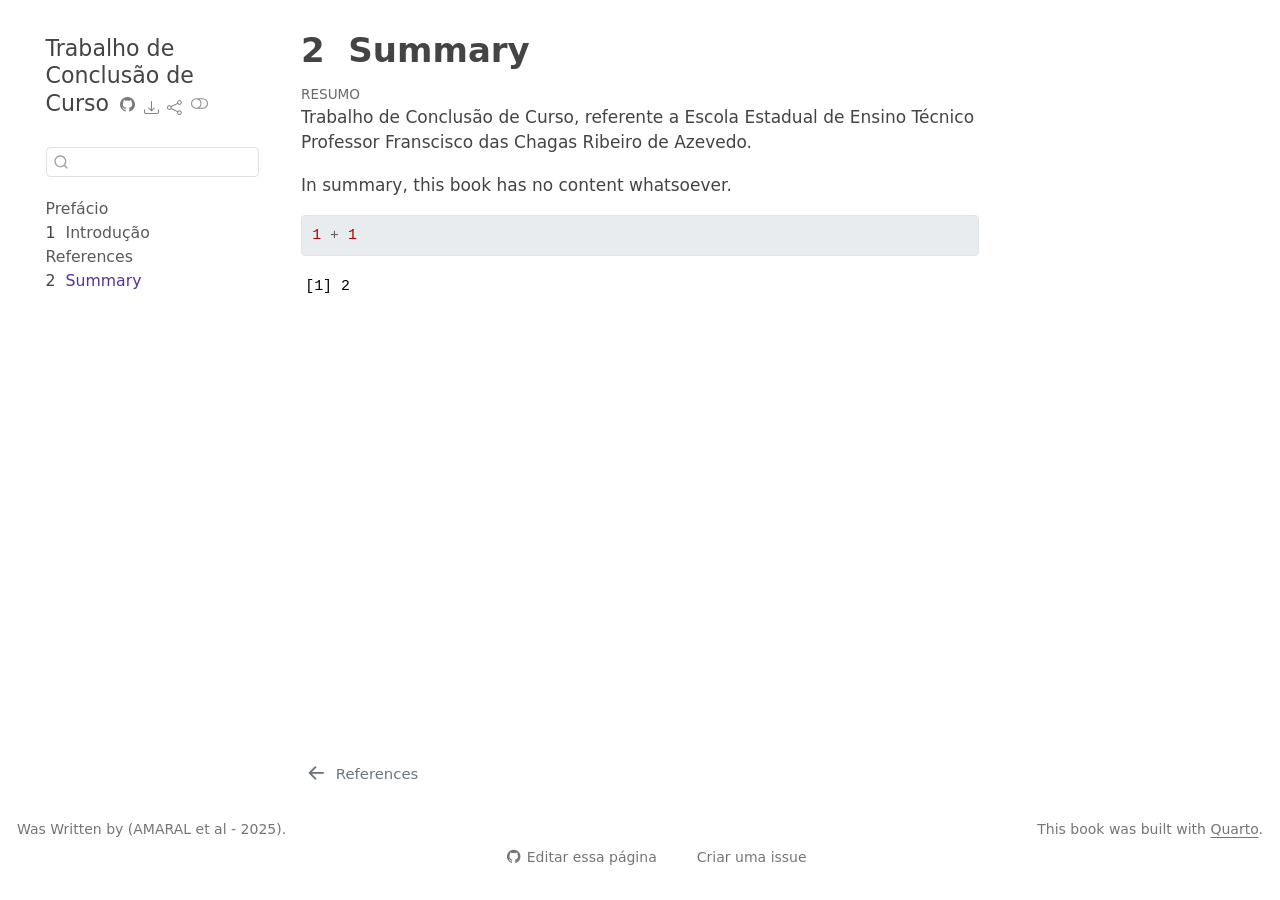
<file: docs/summary.html>
<!DOCTYPE html>
<html xmlns="http://www.w3.org/1999/xhtml" lang="pt" xml:lang="pt"><head>

<meta charset="utf-8">
<meta name="generator" content="quarto-1.5.57">

<meta name="viewport" content="width=device-width, initial-scale=1.0, user-scalable=yes">


<title>2&nbsp; Summary – Trabalho de Conclusão de Curso </title>
<style>
code{white-space: pre-wrap;}
span.smallcaps{font-variant: small-caps;}
div.columns{display: flex; gap: min(4vw, 1.5em);}
div.column{flex: auto; overflow-x: auto;}
div.hanging-indent{margin-left: 1.5em; text-indent: -1.5em;}
ul.task-list{list-style: none;}
ul.task-list li input[type="checkbox"] {
  width: 0.8em;
  margin: 0 0.8em 0.2em -1em; /* quarto-specific, see https://github.com/quarto-dev/quarto-cli/issues/4556 */ 
  vertical-align: middle;
}
/* CSS for syntax highlighting */
pre > code.sourceCode { white-space: pre; position: relative; }
pre > code.sourceCode > span { line-height: 1.25; }
pre > code.sourceCode > span:empty { height: 1.2em; }
.sourceCode { overflow: visible; }
code.sourceCode > span { color: inherit; text-decoration: inherit; }
div.sourceCode { margin: 1em 0; }
pre.sourceCode { margin: 0; }
@media screen {
div.sourceCode { overflow: auto; }
}
@media print {
pre > code.sourceCode { white-space: pre-wrap; }
pre > code.sourceCode > span { display: inline-block; text-indent: -5em; padding-left: 5em; }
}
pre.numberSource code
  { counter-reset: source-line 0; }
pre.numberSource code > span
  { position: relative; left: -4em; counter-increment: source-line; }
pre.numberSource code > span > a:first-child::before
  { content: counter(source-line);
    position: relative; left: -1em; text-align: right; vertical-align: baseline;
    border: none; display: inline-block;
    -webkit-touch-callout: none; -webkit-user-select: none;
    -khtml-user-select: none; -moz-user-select: none;
    -ms-user-select: none; user-select: none;
    padding: 0 4px; width: 4em;
  }
pre.numberSource { margin-left: 3em;  padding-left: 4px; }
div.sourceCode
  {   }
@media screen {
pre > code.sourceCode > span > a:first-child::before { text-decoration: underline; }
}
</style>


<script src="site_libs/quarto-nav/quarto-nav.js"></script>
<script src="site_libs/quarto-nav/headroom.min.js"></script>
<script src="site_libs/clipboard/clipboard.min.js"></script>
<script src="site_libs/quarto-search/autocomplete.umd.js"></script>
<script src="site_libs/quarto-search/fuse.min.js"></script>
<script src="site_libs/quarto-search/quarto-search.js"></script>
<meta name="quarto:offset" content="./">
<link href="./references.html" rel="prev">
<script src="site_libs/quarto-html/quarto.js"></script>
<script src="site_libs/quarto-html/popper.min.js"></script>
<script src="site_libs/quarto-html/tippy.umd.min.js"></script>
<script src="site_libs/quarto-html/anchor.min.js"></script>
<link href="site_libs/quarto-html/tippy.css" rel="stylesheet">
<link href="site_libs/quarto-html/quarto-syntax-highlighting.css" rel="stylesheet" class="quarto-color-scheme" id="quarto-text-highlighting-styles">
<link href="site_libs/quarto-html/quarto-syntax-highlighting-dark.css" rel="prefetch" class="quarto-color-scheme quarto-color-alternate" id="quarto-text-highlighting-styles">
<script src="site_libs/bootstrap/bootstrap.min.js"></script>
<link href="site_libs/bootstrap/bootstrap-icons.css" rel="stylesheet">
<link href="site_libs/bootstrap/bootstrap.min.css" rel="stylesheet" class="quarto-color-scheme" id="quarto-bootstrap" data-mode="light">
<link href="site_libs/bootstrap/bootstrap-dark.min.css" rel="prefetch" class="quarto-color-scheme quarto-color-alternate" id="quarto-bootstrap" data-mode="dark">
<script id="quarto-search-options" type="application/json">{
  "location": "sidebar",
  "copy-button": false,
  "collapse-after": 3,
  "panel-placement": "start",
  "type": "textbox",
  "limit": 50,
  "keyboard-shortcut": [
    "f",
    "/",
    "s"
  ],
  "show-item-context": false,
  "language": {
    "search-no-results-text": "Nenhum resultado",
    "search-matching-documents-text": "documentos correspondentes",
    "search-copy-link-title": "Copiar link para a busca",
    "search-hide-matches-text": "Esconder correspondências adicionais",
    "search-more-match-text": "mais correspondência neste documento",
    "search-more-matches-text": "mais correspondências neste documento",
    "search-clear-button-title": "Limpar",
    "search-text-placeholder": "",
    "search-detached-cancel-button-title": "Cancelar",
    "search-submit-button-title": "Enviar",
    "search-label": "Procurar"
  }
}</script>
<script async="" src="https://hypothes.is/embed.js"></script>
<script>
  window.document.addEventListener("DOMContentLoaded", function (_event) {
    document.body.classList.add('hypothesis-enabled');
  });
</script>


</head>

<body class="nav-sidebar floating">

<div id="quarto-search-results"></div>
  <header id="quarto-header" class="headroom fixed-top">
  <nav class="quarto-secondary-nav">
    <div class="container-fluid d-flex">
      <button type="button" class="quarto-btn-toggle btn" data-bs-toggle="collapse" role="button" data-bs-target=".quarto-sidebar-collapse-item" aria-controls="quarto-sidebar" aria-expanded="false" aria-label="Alternar barra lateral" onclick="if (window.quartoToggleHeadroom) { window.quartoToggleHeadroom(); }">
        <i class="bi bi-layout-text-sidebar-reverse"></i>
      </button>
        <nav class="quarto-page-breadcrumbs" aria-label="breadcrumb"><ol class="breadcrumb"><li class="breadcrumb-item"><a href="./summary.html"><span class="chapter-number">2</span>&nbsp; <span class="chapter-title">Summary</span></a></li></ol></nav>
        <a class="flex-grow-1" role="navigation" data-bs-toggle="collapse" data-bs-target=".quarto-sidebar-collapse-item" aria-controls="quarto-sidebar" aria-expanded="false" aria-label="Alternar barra lateral" onclick="if (window.quartoToggleHeadroom) { window.quartoToggleHeadroom(); }">      
        </a>
      <button type="button" class="btn quarto-search-button" aria-label="Procurar" onclick="window.quartoOpenSearch();">
        <i class="bi bi-search"></i>
      </button>
    </div>
  </nav>
</header>
<!-- content -->
<div id="quarto-content" class="quarto-container page-columns page-rows-contents page-layout-article">
<!-- sidebar -->
  <nav id="quarto-sidebar" class="sidebar collapse collapse-horizontal quarto-sidebar-collapse-item sidebar-navigation floating overflow-auto">
    <div class="pt-lg-2 mt-2 text-left sidebar-header">
    <div class="sidebar-title mb-0 py-0">
      <a href="./">Trabalho de Conclusão de Curso</a> 
        <div class="sidebar-tools-main tools-wide">
    <a href="https://github.com/MarioDhiego/TCC_Joao_Amaral" title="Código fonte" class="quarto-navigation-tool px-1" aria-label="Código fonte"><i class="bi bi-github"></i></a>
    <div class="dropdown">
      <a href="" title="Download" id="quarto-navigation-tool-dropdown-0" class="quarto-navigation-tool dropdown-toggle px-1" data-bs-toggle="dropdown" aria-expanded="false" role="link" aria-label="Download"><i class="bi bi-download"></i></a>
      <ul class="dropdown-menu" aria-labelledby="quarto-navigation-tool-dropdown-0">
          <li>
            <a class="dropdown-item sidebar-tools-main-item" href="./Trabalho-de-Conclusão-de-Curso-.pdf">
              <i class="bi bi-file-pdf pe-1"></i>
            Download PDF
            </a>
          </li>
          <li>
            <a class="dropdown-item sidebar-tools-main-item" href="./Trabalho-de-Conclusão-de-Curso-.epub">
              <i class="bi bi-journal pe-1"></i>
            Download ePub
            </a>
          </li>
      </ul>
    </div>
    <div class="dropdown">
      <a href="" title="Share" id="quarto-navigation-tool-dropdown-1" class="quarto-navigation-tool dropdown-toggle px-1" data-bs-toggle="dropdown" aria-expanded="false" role="link" aria-label="Share"><i class="bi bi-share"></i></a>
      <ul class="dropdown-menu" aria-labelledby="quarto-navigation-tool-dropdown-1">
          <li>
            <a class="dropdown-item sidebar-tools-main-item" href="https://twitter.com/intent/tweet?url=|url|">
              <i class="bi bi-twitter pe-1"></i>
            Twitter
            </a>
          </li>
          <li>
            <a class="dropdown-item sidebar-tools-main-item" href="https://www.facebook.com/sharer/sharer.php?u=|url|">
              <i class="bi bi-facebook pe-1"></i>
            Facebook
            </a>
          </li>
      </ul>
    </div>
  <a href="" class="quarto-color-scheme-toggle quarto-navigation-tool  px-1" onclick="window.quartoToggleColorScheme(); return false;" title="Alternar modo escuro"><i class="bi"></i></a>
</div>
    </div>
      </div>
        <div class="mt-2 flex-shrink-0 align-items-center">
        <div class="sidebar-search">
        <div id="quarto-search" class="" title="Procurar"></div>
        </div>
        </div>
    <div class="sidebar-menu-container"> 
    <ul class="list-unstyled mt-1">
        <li class="sidebar-item">
  <div class="sidebar-item-container"> 
  <a href="./index.html" class="sidebar-item-text sidebar-link">
 <span class="menu-text">Prefácio</span></a>
  </div>
</li>
        <li class="sidebar-item">
  <div class="sidebar-item-container"> 
  <a href="./intro.html" class="sidebar-item-text sidebar-link">
 <span class="menu-text"><span class="chapter-number">1</span>&nbsp; <span class="chapter-title">Introdução</span></span></a>
  </div>
</li>
        <li class="sidebar-item">
  <div class="sidebar-item-container"> 
  <a href="./references.html" class="sidebar-item-text sidebar-link">
 <span class="menu-text">References</span></a>
  </div>
</li>
        <li class="sidebar-item">
  <div class="sidebar-item-container"> 
  <a href="./summary.html" class="sidebar-item-text sidebar-link active">
 <span class="menu-text"><span class="chapter-number">2</span>&nbsp; <span class="chapter-title">Summary</span></span></a>
  </div>
</li>
    </ul>
    </div>
</nav>
<div id="quarto-sidebar-glass" class="quarto-sidebar-collapse-item" data-bs-toggle="collapse" data-bs-target=".quarto-sidebar-collapse-item"></div>
<!-- margin-sidebar -->
    <div id="quarto-margin-sidebar" class="sidebar margin-sidebar zindex-bottom">
        
    </div>
<!-- main -->
<main class="content" id="quarto-document-content">

<header id="title-block-header" class="quarto-title-block default">
<div class="quarto-title">
<h1 class="title"><span class="chapter-number">2</span>&nbsp; <span class="chapter-title">Summary</span></h1>
</div>



<div class="quarto-title-meta">

    
  
    
  </div>
  
<div>
  <div class="abstract">
    <div class="block-title">Resumo</div>
    Trabalho de Conclusão de Curso, referente a Escola Estadual de Ensino Técnico Professor Franscisco das Chagas Ribeiro de Azevedo.
  </div>
</div>


</header>


<p>In summary, this book has no content whatsoever.</p>
<div class="cell">
<div class="sourceCode cell-code" id="cb1"><pre class="sourceCode r code-with-copy"><code class="sourceCode r"><span id="cb1-1"><a href="#cb1-1" aria-hidden="true" tabindex="-1"></a><span class="dv">1</span> <span class="sc">+</span> <span class="dv">1</span></span></code><button title="Copiar para a área de transferência" class="code-copy-button"><i class="bi"></i></button></pre></div>
<div class="cell-output cell-output-stdout">
<pre><code>[1] 2</code></pre>
</div>
</div>



</main> <!-- /main -->
<script id="quarto-html-after-body" type="application/javascript">
window.document.addEventListener("DOMContentLoaded", function (event) {
  const toggleBodyColorMode = (bsSheetEl) => {
    const mode = bsSheetEl.getAttribute("data-mode");
    const bodyEl = window.document.querySelector("body");
    if (mode === "dark") {
      bodyEl.classList.add("quarto-dark");
      bodyEl.classList.remove("quarto-light");
    } else {
      bodyEl.classList.add("quarto-light");
      bodyEl.classList.remove("quarto-dark");
    }
  }
  const toggleBodyColorPrimary = () => {
    const bsSheetEl = window.document.querySelector("link#quarto-bootstrap");
    if (bsSheetEl) {
      toggleBodyColorMode(bsSheetEl);
    }
  }
  toggleBodyColorPrimary();  
  const disableStylesheet = (stylesheets) => {
    for (let i=0; i < stylesheets.length; i++) {
      const stylesheet = stylesheets[i];
      stylesheet.rel = 'prefetch';
    }
  }
  const enableStylesheet = (stylesheets) => {
    for (let i=0; i < stylesheets.length; i++) {
      const stylesheet = stylesheets[i];
      stylesheet.rel = 'stylesheet';
    }
  }
  const manageTransitions = (selector, allowTransitions) => {
    const els = window.document.querySelectorAll(selector);
    for (let i=0; i < els.length; i++) {
      const el = els[i];
      if (allowTransitions) {
        el.classList.remove('notransition');
      } else {
        el.classList.add('notransition');
      }
    }
  }
  const toggleGiscusIfUsed = (isAlternate, darkModeDefault) => {
    const baseTheme = document.querySelector('#giscus-base-theme')?.value ?? 'light';
    const alternateTheme = document.querySelector('#giscus-alt-theme')?.value ?? 'dark';
    let newTheme = '';
    if(darkModeDefault) {
      newTheme = isAlternate ? baseTheme : alternateTheme;
    } else {
      newTheme = isAlternate ? alternateTheme : baseTheme;
    }
    const changeGiscusTheme = () => {
      // From: https://github.com/giscus/giscus/issues/336
      const sendMessage = (message) => {
        const iframe = document.querySelector('iframe.giscus-frame');
        if (!iframe) return;
        iframe.contentWindow.postMessage({ giscus: message }, 'https://giscus.app');
      }
      sendMessage({
        setConfig: {
          theme: newTheme
        }
      });
    }
    const isGiscussLoaded = window.document.querySelector('iframe.giscus-frame') !== null;
    if (isGiscussLoaded) {
      changeGiscusTheme();
    }
  }
  const toggleColorMode = (alternate) => {
    // Switch the stylesheets
    const alternateStylesheets = window.document.querySelectorAll('link.quarto-color-scheme.quarto-color-alternate');
    manageTransitions('#quarto-margin-sidebar .nav-link', false);
    if (alternate) {
      enableStylesheet(alternateStylesheets);
      for (const sheetNode of alternateStylesheets) {
        if (sheetNode.id === "quarto-bootstrap") {
          toggleBodyColorMode(sheetNode);
        }
      }
    } else {
      disableStylesheet(alternateStylesheets);
      toggleBodyColorPrimary();
    }
    manageTransitions('#quarto-margin-sidebar .nav-link', true);
    // Switch the toggles
    const toggles = window.document.querySelectorAll('.quarto-color-scheme-toggle');
    for (let i=0; i < toggles.length; i++) {
      const toggle = toggles[i];
      if (toggle) {
        if (alternate) {
          toggle.classList.add("alternate");     
        } else {
          toggle.classList.remove("alternate");
        }
      }
    }
    // Hack to workaround the fact that safari doesn't
    // properly recolor the scrollbar when toggling (#1455)
    if (navigator.userAgent.indexOf('Safari') > 0 && navigator.userAgent.indexOf('Chrome') == -1) {
      manageTransitions("body", false);
      window.scrollTo(0, 1);
      setTimeout(() => {
        window.scrollTo(0, 0);
        manageTransitions("body", true);
      }, 40);  
    }
  }
  const isFileUrl = () => { 
    return window.location.protocol === 'file:';
  }
  const hasAlternateSentinel = () => {  
    let styleSentinel = getColorSchemeSentinel();
    if (styleSentinel !== null) {
      return styleSentinel === "alternate";
    } else {
      return false;
    }
  }
  const setStyleSentinel = (alternate) => {
    const value = alternate ? "alternate" : "default";
    if (!isFileUrl()) {
      window.localStorage.setItem("quarto-color-scheme", value);
    } else {
      localAlternateSentinel = value;
    }
  }
  const getColorSchemeSentinel = () => {
    if (!isFileUrl()) {
      const storageValue = window.localStorage.getItem("quarto-color-scheme");
      return storageValue != null ? storageValue : localAlternateSentinel;
    } else {
      return localAlternateSentinel;
    }
  }
  const darkModeDefault = false;
  let localAlternateSentinel = darkModeDefault ? 'alternate' : 'default';
  // Dark / light mode switch
  window.quartoToggleColorScheme = () => {
    // Read the current dark / light value 
    let toAlternate = !hasAlternateSentinel();
    toggleColorMode(toAlternate);
    setStyleSentinel(toAlternate);
    toggleGiscusIfUsed(toAlternate, darkModeDefault);
  };
  // Ensure there is a toggle, if there isn't float one in the top right
  if (window.document.querySelector('.quarto-color-scheme-toggle') === null) {
    const a = window.document.createElement('a');
    a.classList.add('top-right');
    a.classList.add('quarto-color-scheme-toggle');
    a.href = "";
    a.onclick = function() { try { window.quartoToggleColorScheme(); } catch {} return false; };
    const i = window.document.createElement("i");
    i.classList.add('bi');
    a.appendChild(i);
    window.document.body.appendChild(a);
  }
  // Switch to dark mode if need be
  if (hasAlternateSentinel()) {
    toggleColorMode(true);
  } else {
    toggleColorMode(false);
  }
  const icon = "";
  const anchorJS = new window.AnchorJS();
  anchorJS.options = {
    placement: 'right',
    icon: icon
  };
  anchorJS.add('.anchored');
  const isCodeAnnotation = (el) => {
    for (const clz of el.classList) {
      if (clz.startsWith('code-annotation-')) {                     
        return true;
      }
    }
    return false;
  }
  const onCopySuccess = function(e) {
    // button target
    const button = e.trigger;
    // don't keep focus
    button.blur();
    // flash "checked"
    button.classList.add('code-copy-button-checked');
    var currentTitle = button.getAttribute("title");
    button.setAttribute("title", "Copiada");
    let tooltip;
    if (window.bootstrap) {
      button.setAttribute("data-bs-toggle", "tooltip");
      button.setAttribute("data-bs-placement", "left");
      button.setAttribute("data-bs-title", "Copiada");
      tooltip = new bootstrap.Tooltip(button, 
        { trigger: "manual", 
          customClass: "code-copy-button-tooltip",
          offset: [0, -8]});
      tooltip.show();    
    }
    setTimeout(function() {
      if (tooltip) {
        tooltip.hide();
        button.removeAttribute("data-bs-title");
        button.removeAttribute("data-bs-toggle");
        button.removeAttribute("data-bs-placement");
      }
      button.setAttribute("title", currentTitle);
      button.classList.remove('code-copy-button-checked');
    }, 1000);
    // clear code selection
    e.clearSelection();
  }
  const getTextToCopy = function(trigger) {
      const codeEl = trigger.previousElementSibling.cloneNode(true);
      for (const childEl of codeEl.children) {
        if (isCodeAnnotation(childEl)) {
          childEl.remove();
        }
      }
      return codeEl.innerText;
  }
  const clipboard = new window.ClipboardJS('.code-copy-button:not([data-in-quarto-modal])', {
    text: getTextToCopy
  });
  clipboard.on('success', onCopySuccess);
  if (window.document.getElementById('quarto-embedded-source-code-modal')) {
    // For code content inside modals, clipBoardJS needs to be initialized with a container option
    // TODO: Check when it could be a function (https://github.com/zenorocha/clipboard.js/issues/860)
    const clipboardModal = new window.ClipboardJS('.code-copy-button[data-in-quarto-modal]', {
      text: getTextToCopy,
      container: window.document.getElementById('quarto-embedded-source-code-modal')
    });
    clipboardModal.on('success', onCopySuccess);
  }
    var localhostRegex = new RegExp(/^(?:http|https):\/\/localhost\:?[0-9]*\//);
    var mailtoRegex = new RegExp(/^mailto:/);
      var filterRegex = new RegExp('/' + window.location.host + '/');
    var isInternal = (href) => {
        return filterRegex.test(href) || localhostRegex.test(href) || mailtoRegex.test(href);
    }
    // Inspect non-navigation links and adorn them if external
 	var links = window.document.querySelectorAll('a[href]:not(.nav-link):not(.navbar-brand):not(.toc-action):not(.sidebar-link):not(.sidebar-item-toggle):not(.pagination-link):not(.no-external):not([aria-hidden]):not(.dropdown-item):not(.quarto-navigation-tool):not(.about-link)');
    for (var i=0; i<links.length; i++) {
      const link = links[i];
      if (!isInternal(link.href)) {
        // undo the damage that might have been done by quarto-nav.js in the case of
        // links that we want to consider external
        if (link.dataset.originalHref !== undefined) {
          link.href = link.dataset.originalHref;
        }
      }
    }
  function tippyHover(el, contentFn, onTriggerFn, onUntriggerFn) {
    const config = {
      allowHTML: true,
      maxWidth: 500,
      delay: 100,
      arrow: false,
      appendTo: function(el) {
          return el.parentElement;
      },
      interactive: true,
      interactiveBorder: 10,
      theme: 'quarto',
      placement: 'bottom-start',
    };
    if (contentFn) {
      config.content = contentFn;
    }
    if (onTriggerFn) {
      config.onTrigger = onTriggerFn;
    }
    if (onUntriggerFn) {
      config.onUntrigger = onUntriggerFn;
    }
    window.tippy(el, config); 
  }
  const noterefs = window.document.querySelectorAll('a[role="doc-noteref"]');
  for (var i=0; i<noterefs.length; i++) {
    const ref = noterefs[i];
    tippyHover(ref, function() {
      // use id or data attribute instead here
      let href = ref.getAttribute('data-footnote-href') || ref.getAttribute('href');
      try { href = new URL(href).hash; } catch {}
      const id = href.replace(/^#\/?/, "");
      const note = window.document.getElementById(id);
      if (note) {
        return note.innerHTML;
      } else {
        return "";
      }
    });
  }
  const xrefs = window.document.querySelectorAll('a.quarto-xref');
  const processXRef = (id, note) => {
    // Strip column container classes
    const stripColumnClz = (el) => {
      el.classList.remove("page-full", "page-columns");
      if (el.children) {
        for (const child of el.children) {
          stripColumnClz(child);
        }
      }
    }
    stripColumnClz(note)
    if (id === null || id.startsWith('sec-')) {
      // Special case sections, only their first couple elements
      const container = document.createElement("div");
      if (note.children && note.children.length > 2) {
        container.appendChild(note.children[0].cloneNode(true));
        for (let i = 1; i < note.children.length; i++) {
          const child = note.children[i];
          if (child.tagName === "P" && child.innerText === "") {
            continue;
          } else {
            container.appendChild(child.cloneNode(true));
            break;
          }
        }
        if (window.Quarto?.typesetMath) {
          window.Quarto.typesetMath(container);
        }
        return container.innerHTML
      } else {
        if (window.Quarto?.typesetMath) {
          window.Quarto.typesetMath(note);
        }
        return note.innerHTML;
      }
    } else {
      // Remove any anchor links if they are present
      const anchorLink = note.querySelector('a.anchorjs-link');
      if (anchorLink) {
        anchorLink.remove();
      }
      if (window.Quarto?.typesetMath) {
        window.Quarto.typesetMath(note);
      }
      // TODO in 1.5, we should make sure this works without a callout special case
      if (note.classList.contains("callout")) {
        return note.outerHTML;
      } else {
        return note.innerHTML;
      }
    }
  }
  for (var i=0; i<xrefs.length; i++) {
    const xref = xrefs[i];
    tippyHover(xref, undefined, function(instance) {
      instance.disable();
      let url = xref.getAttribute('href');
      let hash = undefined; 
      if (url.startsWith('#')) {
        hash = url;
      } else {
        try { hash = new URL(url).hash; } catch {}
      }
      if (hash) {
        const id = hash.replace(/^#\/?/, "");
        const note = window.document.getElementById(id);
        if (note !== null) {
          try {
            const html = processXRef(id, note.cloneNode(true));
            instance.setContent(html);
          } finally {
            instance.enable();
            instance.show();
          }
        } else {
          // See if we can fetch this
          fetch(url.split('#')[0])
          .then(res => res.text())
          .then(html => {
            const parser = new DOMParser();
            const htmlDoc = parser.parseFromString(html, "text/html");
            const note = htmlDoc.getElementById(id);
            if (note !== null) {
              const html = processXRef(id, note);
              instance.setContent(html);
            } 
          }).finally(() => {
            instance.enable();
            instance.show();
          });
        }
      } else {
        // See if we can fetch a full url (with no hash to target)
        // This is a special case and we should probably do some content thinning / targeting
        fetch(url)
        .then(res => res.text())
        .then(html => {
          const parser = new DOMParser();
          const htmlDoc = parser.parseFromString(html, "text/html");
          const note = htmlDoc.querySelector('main.content');
          if (note !== null) {
            // This should only happen for chapter cross references
            // (since there is no id in the URL)
            // remove the first header
            if (note.children.length > 0 && note.children[0].tagName === "HEADER") {
              note.children[0].remove();
            }
            const html = processXRef(null, note);
            instance.setContent(html);
          } 
        }).finally(() => {
          instance.enable();
          instance.show();
        });
      }
    }, function(instance) {
    });
  }
      let selectedAnnoteEl;
      const selectorForAnnotation = ( cell, annotation) => {
        let cellAttr = 'data-code-cell="' + cell + '"';
        let lineAttr = 'data-code-annotation="' +  annotation + '"';
        const selector = 'span[' + cellAttr + '][' + lineAttr + ']';
        return selector;
      }
      const selectCodeLines = (annoteEl) => {
        const doc = window.document;
        const targetCell = annoteEl.getAttribute("data-target-cell");
        const targetAnnotation = annoteEl.getAttribute("data-target-annotation");
        const annoteSpan = window.document.querySelector(selectorForAnnotation(targetCell, targetAnnotation));
        const lines = annoteSpan.getAttribute("data-code-lines").split(",");
        const lineIds = lines.map((line) => {
          return targetCell + "-" + line;
        })
        let top = null;
        let height = null;
        let parent = null;
        if (lineIds.length > 0) {
            //compute the position of the single el (top and bottom and make a div)
            const el = window.document.getElementById(lineIds[0]);
            top = el.offsetTop;
            height = el.offsetHeight;
            parent = el.parentElement.parentElement;
          if (lineIds.length > 1) {
            const lastEl = window.document.getElementById(lineIds[lineIds.length - 1]);
            const bottom = lastEl.offsetTop + lastEl.offsetHeight;
            height = bottom - top;
          }
          if (top !== null && height !== null && parent !== null) {
            // cook up a div (if necessary) and position it 
            let div = window.document.getElementById("code-annotation-line-highlight");
            if (div === null) {
              div = window.document.createElement("div");
              div.setAttribute("id", "code-annotation-line-highlight");
              div.style.position = 'absolute';
              parent.appendChild(div);
            }
            div.style.top = top - 2 + "px";
            div.style.height = height + 4 + "px";
            div.style.left = 0;
            let gutterDiv = window.document.getElementById("code-annotation-line-highlight-gutter");
            if (gutterDiv === null) {
              gutterDiv = window.document.createElement("div");
              gutterDiv.setAttribute("id", "code-annotation-line-highlight-gutter");
              gutterDiv.style.position = 'absolute';
              const codeCell = window.document.getElementById(targetCell);
              const gutter = codeCell.querySelector('.code-annotation-gutter');
              gutter.appendChild(gutterDiv);
            }
            gutterDiv.style.top = top - 2 + "px";
            gutterDiv.style.height = height + 4 + "px";
          }
          selectedAnnoteEl = annoteEl;
        }
      };
      const unselectCodeLines = () => {
        const elementsIds = ["code-annotation-line-highlight", "code-annotation-line-highlight-gutter"];
        elementsIds.forEach((elId) => {
          const div = window.document.getElementById(elId);
          if (div) {
            div.remove();
          }
        });
        selectedAnnoteEl = undefined;
      };
        // Handle positioning of the toggle
    window.addEventListener(
      "resize",
      throttle(() => {
        elRect = undefined;
        if (selectedAnnoteEl) {
          selectCodeLines(selectedAnnoteEl);
        }
      }, 10)
    );
    function throttle(fn, ms) {
    let throttle = false;
    let timer;
      return (...args) => {
        if(!throttle) { // first call gets through
            fn.apply(this, args);
            throttle = true;
        } else { // all the others get throttled
            if(timer) clearTimeout(timer); // cancel #2
            timer = setTimeout(() => {
              fn.apply(this, args);
              timer = throttle = false;
            }, ms);
        }
      };
    }
      // Attach click handler to the DT
      const annoteDls = window.document.querySelectorAll('dt[data-target-cell]');
      for (const annoteDlNode of annoteDls) {
        annoteDlNode.addEventListener('click', (event) => {
          const clickedEl = event.target;
          if (clickedEl !== selectedAnnoteEl) {
            unselectCodeLines();
            const activeEl = window.document.querySelector('dt[data-target-cell].code-annotation-active');
            if (activeEl) {
              activeEl.classList.remove('code-annotation-active');
            }
            selectCodeLines(clickedEl);
            clickedEl.classList.add('code-annotation-active');
          } else {
            // Unselect the line
            unselectCodeLines();
            clickedEl.classList.remove('code-annotation-active');
          }
        });
      }
  const findCites = (el) => {
    const parentEl = el.parentElement;
    if (parentEl) {
      const cites = parentEl.dataset.cites;
      if (cites) {
        return {
          el,
          cites: cites.split(' ')
        };
      } else {
        return findCites(el.parentElement)
      }
    } else {
      return undefined;
    }
  };
  var bibliorefs = window.document.querySelectorAll('a[role="doc-biblioref"]');
  for (var i=0; i<bibliorefs.length; i++) {
    const ref = bibliorefs[i];
    const citeInfo = findCites(ref);
    if (citeInfo) {
      tippyHover(citeInfo.el, function() {
        var popup = window.document.createElement('div');
        citeInfo.cites.forEach(function(cite) {
          var citeDiv = window.document.createElement('div');
          citeDiv.classList.add('hanging-indent');
          citeDiv.classList.add('csl-entry');
          var biblioDiv = window.document.getElementById('ref-' + cite);
          if (biblioDiv) {
            citeDiv.innerHTML = biblioDiv.innerHTML;
          }
          popup.appendChild(citeDiv);
        });
        return popup.innerHTML;
      });
    }
  }
});
</script>
<nav class="page-navigation">
  <div class="nav-page nav-page-previous">
      <a href="./references.html" class="pagination-link" aria-label="References">
        <i class="bi bi-arrow-left-short"></i> <span class="nav-page-text">References</span>
      </a>          
  </div>
  <div class="nav-page nav-page-next">
  </div>
</nav>
</div> <!-- /content -->
<footer class="footer">
  <div class="nav-footer">
    <div class="nav-footer-left">
<p>Was Written by (AMARAL et al - 2025).</p>
</div>   
    <div class="nav-footer-center">
      &nbsp;
    <div class="toc-actions"><ul><li><a href="https://github.com/MarioDhiego/TCC_Joao_Amaral/edit/main/summary.qmd" class="toc-action"><i class="bi bi-github"></i>Editar essa página</a></li><li><a href="https://github.com/MarioDhiego/TCC_Joao_Amaral/issues/new" class="toc-action"><i class="bi empty"></i>Criar uma issue</a></li></ul></div></div>
    <div class="nav-footer-right">
<p>This book was built with <a href="https://quarto.org/">Quarto</a>.</p>
</div>
  </div>
</footer>




</body></html>
</file>
<file: _book/site_libs/quarto-html/tippy.css>
.tippy-box[data-animation=fade][data-state=hidden]{opacity:0}[data-tippy-root]{max-width:calc(100vw - 10px)}.tippy-box{position:relative;background-color:#333;color:#fff;border-radius:4px;font-size:14px;line-height:1.4;white-space:normal;outline:0;transition-property:transform,visibility,opacity}.tippy-box[data-placement^=top]>.tippy-arrow{bottom:0}.tippy-box[data-placement^=top]>.tippy-arrow:before{bottom:-7px;left:0;border-width:8px 8px 0;border-top-color:initial;transform-origin:center top}.tippy-box[data-placement^=bottom]>.tippy-arrow{top:0}.tippy-box[data-placement^=bottom]>.tippy-arrow:before{top:-7px;left:0;border-width:0 8px 8px;border-bottom-color:initial;transform-origin:center bottom}.tippy-box[data-placement^=left]>.tippy-arrow{right:0}.tippy-box[data-placement^=left]>.tippy-arrow:before{border-width:8px 0 8px 8px;border-left-color:initial;right:-7px;transform-origin:center left}.tippy-box[data-placement^=right]>.tippy-arrow{left:0}.tippy-box[data-placement^=right]>.tippy-arrow:before{left:-7px;border-width:8px 8px 8px 0;border-right-color:initial;transform-origin:center right}.tippy-box[data-inertia][data-state=visible]{transition-timing-function:cubic-bezier(.54,1.5,.38,1.11)}.tippy-arrow{width:16px;height:16px;color:#333}.tippy-arrow:before{content:"";position:absolute;border-color:transparent;border-style:solid}.tippy-content{position:relative;padding:5px 9px;z-index:1}
</file>
<file: _book/site_libs/quarto-html/quarto-syntax-highlighting.css>
/* quarto syntax highlight colors */
:root {
  --quarto-hl-ot-color: #003B4F;
  --quarto-hl-at-color: #657422;
  --quarto-hl-ss-color: #20794D;
  --quarto-hl-an-color: #5E5E5E;
  --quarto-hl-fu-color: #4758AB;
  --quarto-hl-st-color: #20794D;
  --quarto-hl-cf-color: #003B4F;
  --quarto-hl-op-color: #5E5E5E;
  --quarto-hl-er-color: #AD0000;
  --quarto-hl-bn-color: #AD0000;
  --quarto-hl-al-color: #AD0000;
  --quarto-hl-va-color: #111111;
  --quarto-hl-bu-color: inherit;
  --quarto-hl-ex-color: inherit;
  --quarto-hl-pp-color: #AD0000;
  --quarto-hl-in-color: #5E5E5E;
  --quarto-hl-vs-color: #20794D;
  --quarto-hl-wa-color: #5E5E5E;
  --quarto-hl-do-color: #5E5E5E;
  --quarto-hl-im-color: #00769E;
  --quarto-hl-ch-color: #20794D;
  --quarto-hl-dt-color: #AD0000;
  --quarto-hl-fl-color: #AD0000;
  --quarto-hl-co-color: #5E5E5E;
  --quarto-hl-cv-color: #5E5E5E;
  --quarto-hl-cn-color: #8f5902;
  --quarto-hl-sc-color: #5E5E5E;
  --quarto-hl-dv-color: #AD0000;
  --quarto-hl-kw-color: #003B4F;
}

/* other quarto variables */
:root {
  --quarto-font-monospace: SFMono-Regular, Menlo, Monaco, Consolas, "Liberation Mono", "Courier New", monospace;
}

pre > code.sourceCode > span {
  color: #003B4F;
}

code span {
  color: #003B4F;
}

code.sourceCode > span {
  color: #003B4F;
}

div.sourceCode,
div.sourceCode pre.sourceCode {
  color: #003B4F;
}

code span.ot {
  color: #003B4F;
  font-style: inherit;
}

code span.at {
  color: #657422;
  font-style: inherit;
}

code span.ss {
  color: #20794D;
  font-style: inherit;
}

code span.an {
  color: #5E5E5E;
  font-style: inherit;
}

code span.fu {
  color: #4758AB;
  font-style: inherit;
}

code span.st {
  color: #20794D;
  font-style: inherit;
}

code span.cf {
  color: #003B4F;
  font-weight: bold;
  font-style: inherit;
}

code span.op {
  color: #5E5E5E;
  font-style: inherit;
}

code span.er {
  color: #AD0000;
  font-style: inherit;
}

code span.bn {
  color: #AD0000;
  font-style: inherit;
}

code span.al {
  color: #AD0000;
  font-style: inherit;
}

code span.va {
  color: #111111;
  font-style: inherit;
}

code span.bu {
  font-style: inherit;
}

code span.ex {
  font-style: inherit;
}

code span.pp {
  color: #AD0000;
  font-style: inherit;
}

code span.in {
  color: #5E5E5E;
  font-style: inherit;
}

code span.vs {
  color: #20794D;
  font-style: inherit;
}

code span.wa {
  color: #5E5E5E;
  font-style: italic;
}

code span.do {
  color: #5E5E5E;
  font-style: italic;
}

code span.im {
  color: #00769E;
  font-style: inherit;
}

code span.ch {
  color: #20794D;
  font-style: inherit;
}

code span.dt {
  color: #AD0000;
  font-style: inherit;
}

code span.fl {
  color: #AD0000;
  font-style: inherit;
}

code span.co {
  color: #5E5E5E;
  font-style: inherit;
}

code span.cv {
  color: #5E5E5E;
  font-style: italic;
}

code span.cn {
  color: #8f5902;
  font-style: inherit;
}

code span.sc {
  color: #5E5E5E;
  font-style: inherit;
}

code span.dv {
  color: #AD0000;
  font-style: inherit;
}

code span.kw {
  color: #003B4F;
  font-weight: bold;
  font-style: inherit;
}

.prevent-inlining {
  content: "</";
}

/*# sourceMappingURL=debc5d5d77c3f9108843748ff7464032.css.map */
</file>
<file: docs/site_libs/quarto-html/tippy.css>
.tippy-box[data-animation=fade][data-state=hidden]{opacity:0}[data-tippy-root]{max-width:calc(100vw - 10px)}.tippy-box{position:relative;background-color:#333;color:#fff;border-radius:4px;font-size:14px;line-height:1.4;white-space:normal;outline:0;transition-property:transform,visibility,opacity}.tippy-box[data-placement^=top]>.tippy-arrow{bottom:0}.tippy-box[data-placement^=top]>.tippy-arrow:before{bottom:-7px;left:0;border-width:8px 8px 0;border-top-color:initial;transform-origin:center top}.tippy-box[data-placement^=bottom]>.tippy-arrow{top:0}.tippy-box[data-placement^=bottom]>.tippy-arrow:before{top:-7px;left:0;border-width:0 8px 8px;border-bottom-color:initial;transform-origin:center bottom}.tippy-box[data-placement^=left]>.tippy-arrow{right:0}.tippy-box[data-placement^=left]>.tippy-arrow:before{border-width:8px 0 8px 8px;border-left-color:initial;right:-7px;transform-origin:center left}.tippy-box[data-placement^=right]>.tippy-arrow{left:0}.tippy-box[data-placement^=right]>.tippy-arrow:before{left:-7px;border-width:8px 8px 8px 0;border-right-color:initial;transform-origin:center right}.tippy-box[data-inertia][data-state=visible]{transition-timing-function:cubic-bezier(.54,1.5,.38,1.11)}.tippy-arrow{width:16px;height:16px;color:#333}.tippy-arrow:before{content:"";position:absolute;border-color:transparent;border-style:solid}.tippy-content{position:relative;padding:5px 9px;z-index:1}
</file>
<file: docs/site_libs/quarto-html/quarto-syntax-highlighting.css>
/* quarto syntax highlight colors */
:root {
  --quarto-hl-ot-color: #003B4F;
  --quarto-hl-at-color: #657422;
  --quarto-hl-ss-color: #20794D;
  --quarto-hl-an-color: #5E5E5E;
  --quarto-hl-fu-color: #4758AB;
  --quarto-hl-st-color: #20794D;
  --quarto-hl-cf-color: #003B4F;
  --quarto-hl-op-color: #5E5E5E;
  --quarto-hl-er-color: #AD0000;
  --quarto-hl-bn-color: #AD0000;
  --quarto-hl-al-color: #AD0000;
  --quarto-hl-va-color: #111111;
  --quarto-hl-bu-color: inherit;
  --quarto-hl-ex-color: inherit;
  --quarto-hl-pp-color: #AD0000;
  --quarto-hl-in-color: #5E5E5E;
  --quarto-hl-vs-color: #20794D;
  --quarto-hl-wa-color: #5E5E5E;
  --quarto-hl-do-color: #5E5E5E;
  --quarto-hl-im-color: #00769E;
  --quarto-hl-ch-color: #20794D;
  --quarto-hl-dt-color: #AD0000;
  --quarto-hl-fl-color: #AD0000;
  --quarto-hl-co-color: #5E5E5E;
  --quarto-hl-cv-color: #5E5E5E;
  --quarto-hl-cn-color: #8f5902;
  --quarto-hl-sc-color: #5E5E5E;
  --quarto-hl-dv-color: #AD0000;
  --quarto-hl-kw-color: #003B4F;
}

/* other quarto variables */
:root {
  --quarto-font-monospace: SFMono-Regular, Menlo, Monaco, Consolas, "Liberation Mono", "Courier New", monospace;
}

pre > code.sourceCode > span {
  color: #003B4F;
}

code span {
  color: #003B4F;
}

code.sourceCode > span {
  color: #003B4F;
}

div.sourceCode,
div.sourceCode pre.sourceCode {
  color: #003B4F;
}

code span.ot {
  color: #003B4F;
  font-style: inherit;
}

code span.at {
  color: #657422;
  font-style: inherit;
}

code span.ss {
  color: #20794D;
  font-style: inherit;
}

code span.an {
  color: #5E5E5E;
  font-style: inherit;
}

code span.fu {
  color: #4758AB;
  font-style: inherit;
}

code span.st {
  color: #20794D;
  font-style: inherit;
}

code span.cf {
  color: #003B4F;
  font-weight: bold;
  font-style: inherit;
}

code span.op {
  color: #5E5E5E;
  font-style: inherit;
}

code span.er {
  color: #AD0000;
  font-style: inherit;
}

code span.bn {
  color: #AD0000;
  font-style: inherit;
}

code span.al {
  color: #AD0000;
  font-style: inherit;
}

code span.va {
  color: #111111;
  font-style: inherit;
}

code span.bu {
  font-style: inherit;
}

code span.ex {
  font-style: inherit;
}

code span.pp {
  color: #AD0000;
  font-style: inherit;
}

code span.in {
  color: #5E5E5E;
  font-style: inherit;
}

code span.vs {
  color: #20794D;
  font-style: inherit;
}

code span.wa {
  color: #5E5E5E;
  font-style: italic;
}

code span.do {
  color: #5E5E5E;
  font-style: italic;
}

code span.im {
  color: #00769E;
  font-style: inherit;
}

code span.ch {
  color: #20794D;
  font-style: inherit;
}

code span.dt {
  color: #AD0000;
  font-style: inherit;
}

code span.fl {
  color: #AD0000;
  font-style: inherit;
}

code span.co {
  color: #5E5E5E;
  font-style: inherit;
}

code span.cv {
  color: #5E5E5E;
  font-style: italic;
}

code span.cn {
  color: #8f5902;
  font-style: inherit;
}

code span.sc {
  color: #5E5E5E;
  font-style: inherit;
}

code span.dv {
  color: #AD0000;
  font-style: inherit;
}

code span.kw {
  color: #003B4F;
  font-weight: bold;
  font-style: inherit;
}

.prevent-inlining {
  content: "</";
}

/*# sourceMappingURL=debc5d5d77c3f9108843748ff7464032.css.map */
</file>
<file: docs/site_libs/quarto-html/quarto-syntax-highlighting-dark.css>
/* quarto syntax highlight colors */
:root {
  --quarto-hl-al-color: #f07178;
  --quarto-hl-an-color: #d4d0ab;
  --quarto-hl-at-color: #00e0e0;
  --quarto-hl-bn-color: #d4d0ab;
  --quarto-hl-bu-color: #abe338;
  --quarto-hl-ch-color: #abe338;
  --quarto-hl-co-color: #f8f8f2;
  --quarto-hl-cv-color: #ffd700;
  --quarto-hl-cn-color: #ffd700;
  --quarto-hl-cf-color: #ffa07a;
  --quarto-hl-dt-color: #ffa07a;
  --quarto-hl-dv-color: #d4d0ab;
  --quarto-hl-do-color: #f8f8f2;
  --quarto-hl-er-color: #f07178;
  --quarto-hl-ex-color: #00e0e0;
  --quarto-hl-fl-color: #d4d0ab;
  --quarto-hl-fu-color: #ffa07a;
  --quarto-hl-im-color: #abe338;
  --quarto-hl-in-color: #d4d0ab;
  --quarto-hl-kw-color: #ffa07a;
  --quarto-hl-op-color: #ffa07a;
  --quarto-hl-ot-color: #00e0e0;
  --quarto-hl-pp-color: #dcc6e0;
  --quarto-hl-re-color: #00e0e0;
  --quarto-hl-sc-color: #abe338;
  --quarto-hl-ss-color: #abe338;
  --quarto-hl-st-color: #abe338;
  --quarto-hl-va-color: #00e0e0;
  --quarto-hl-vs-color: #abe338;
  --quarto-hl-wa-color: #dcc6e0;
}

/* other quarto variables */
:root {
  --quarto-font-monospace: SFMono-Regular, Menlo, Monaco, Consolas, "Liberation Mono", "Courier New", monospace;
}

code span.al {
  background-color: #2a0f15;
  font-weight: bold;
  color: #f07178;
}

code span.an {
  color: #d4d0ab;
}

code span.at {
  color: #00e0e0;
}

code span.bn {
  color: #d4d0ab;
}

code span.bu {
  color: #abe338;
}

code span.ch {
  color: #abe338;
}

code span.co {
  font-style: italic;
  color: #f8f8f2;
}

code span.cv {
  color: #ffd700;
}

code span.cn {
  color: #ffd700;
}

code span.cf {
  font-weight: bold;
  color: #ffa07a;
}

code span.dt {
  color: #ffa07a;
}

code span.dv {
  color: #d4d0ab;
}

code span.do {
  color: #f8f8f2;
}

code span.er {
  color: #f07178;
  text-decoration: underline;
}

code span.ex {
  font-weight: bold;
  color: #00e0e0;
}

code span.fl {
  color: #d4d0ab;
}

code span.fu {
  color: #ffa07a;
}

code span.im {
  color: #abe338;
}

code span.in {
  color: #d4d0ab;
}

code span.kw {
  font-weight: bold;
  color: #ffa07a;
}

pre > code.sourceCode > span {
  color: #f8f8f2;
}

code span {
  color: #f8f8f2;
}

code.sourceCode > span {
  color: #f8f8f2;
}

div.sourceCode,
div.sourceCode pre.sourceCode {
  color: #f8f8f2;
}

code span.op {
  color: #ffa07a;
}

code span.ot {
  color: #00e0e0;
}

code span.pp {
  color: #dcc6e0;
}

code span.re {
  background-color: #f8f8f2;
  color: #00e0e0;
}

code span.sc {
  color: #abe338;
}

code span.ss {
  color: #abe338;
}

code span.st {
  color: #abe338;
}

code span.va {
  color: #00e0e0;
}

code span.vs {
  color: #abe338;
}

code span.wa {
  color: #dcc6e0;
}

.prevent-inlining {
  content: "</";
}

/*# sourceMappingURL=935a306eefa94366c21e1a970dddb765.css.map */
</file>
